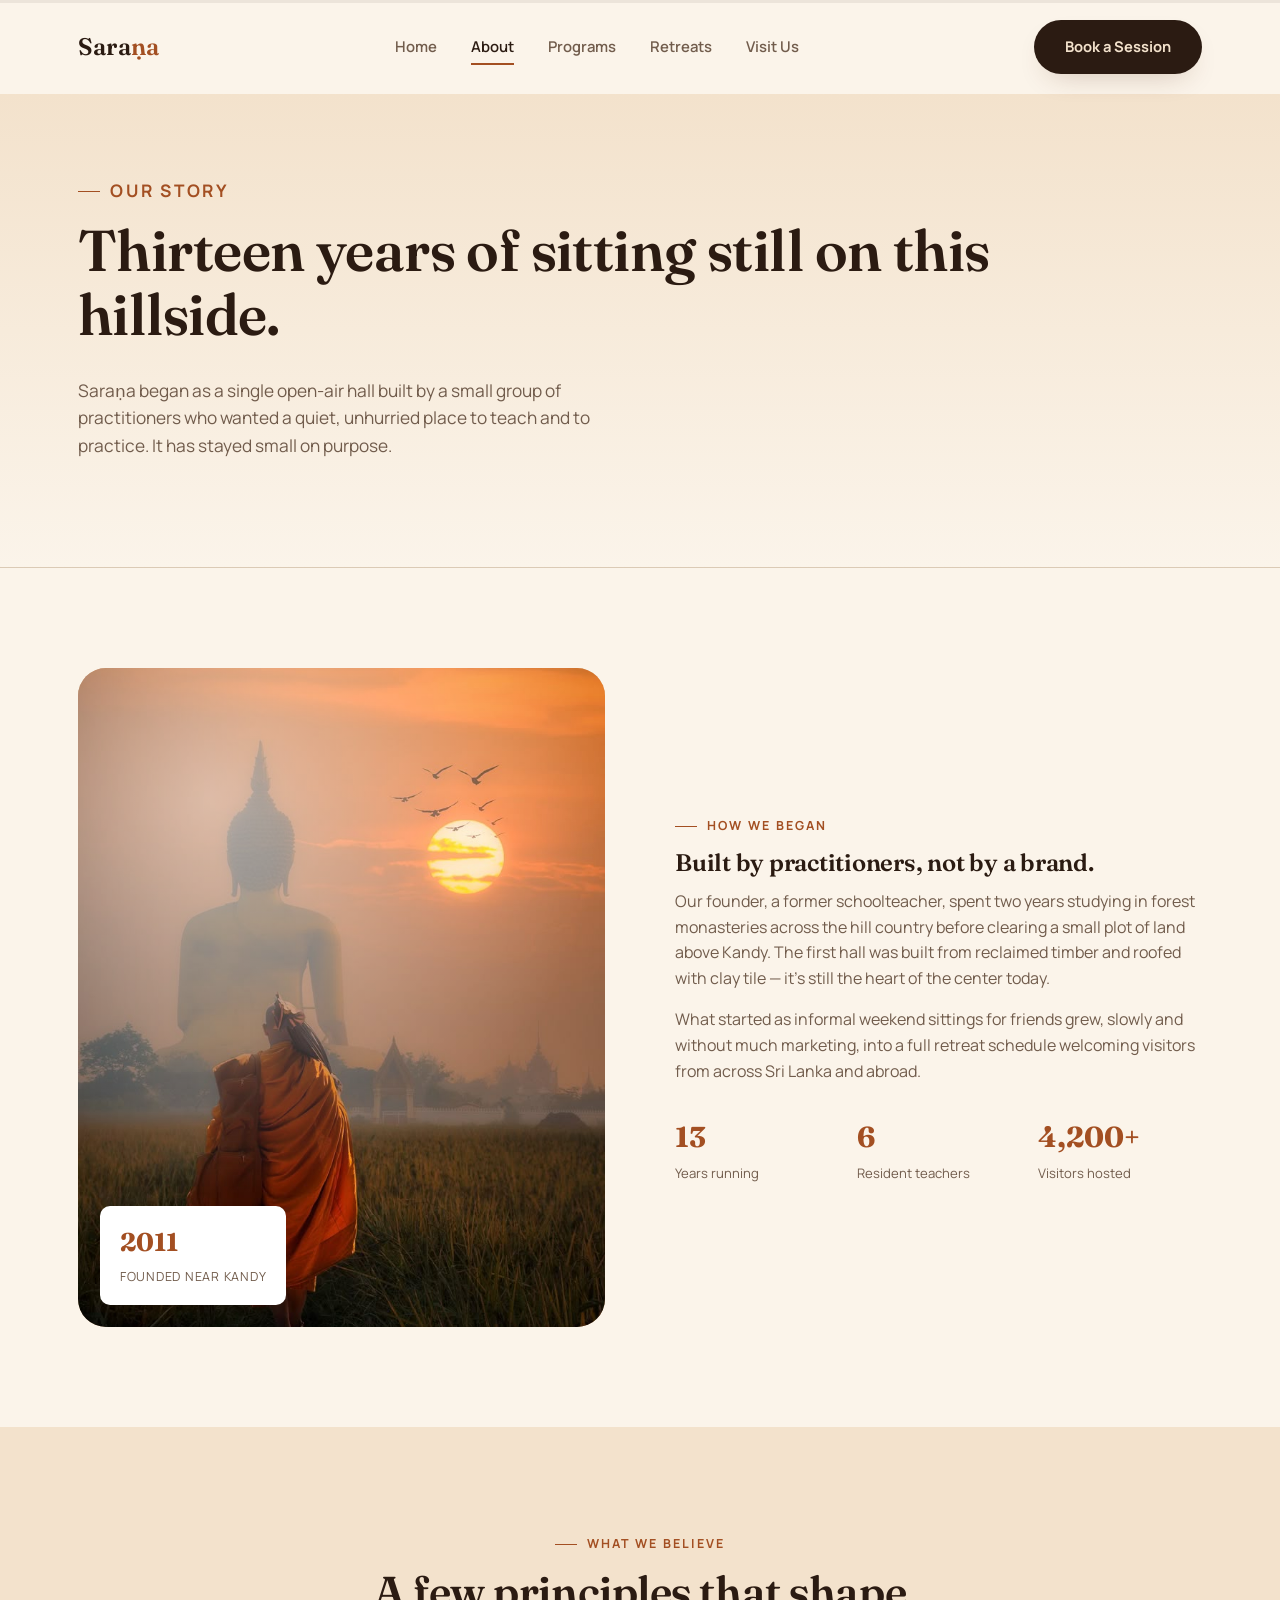
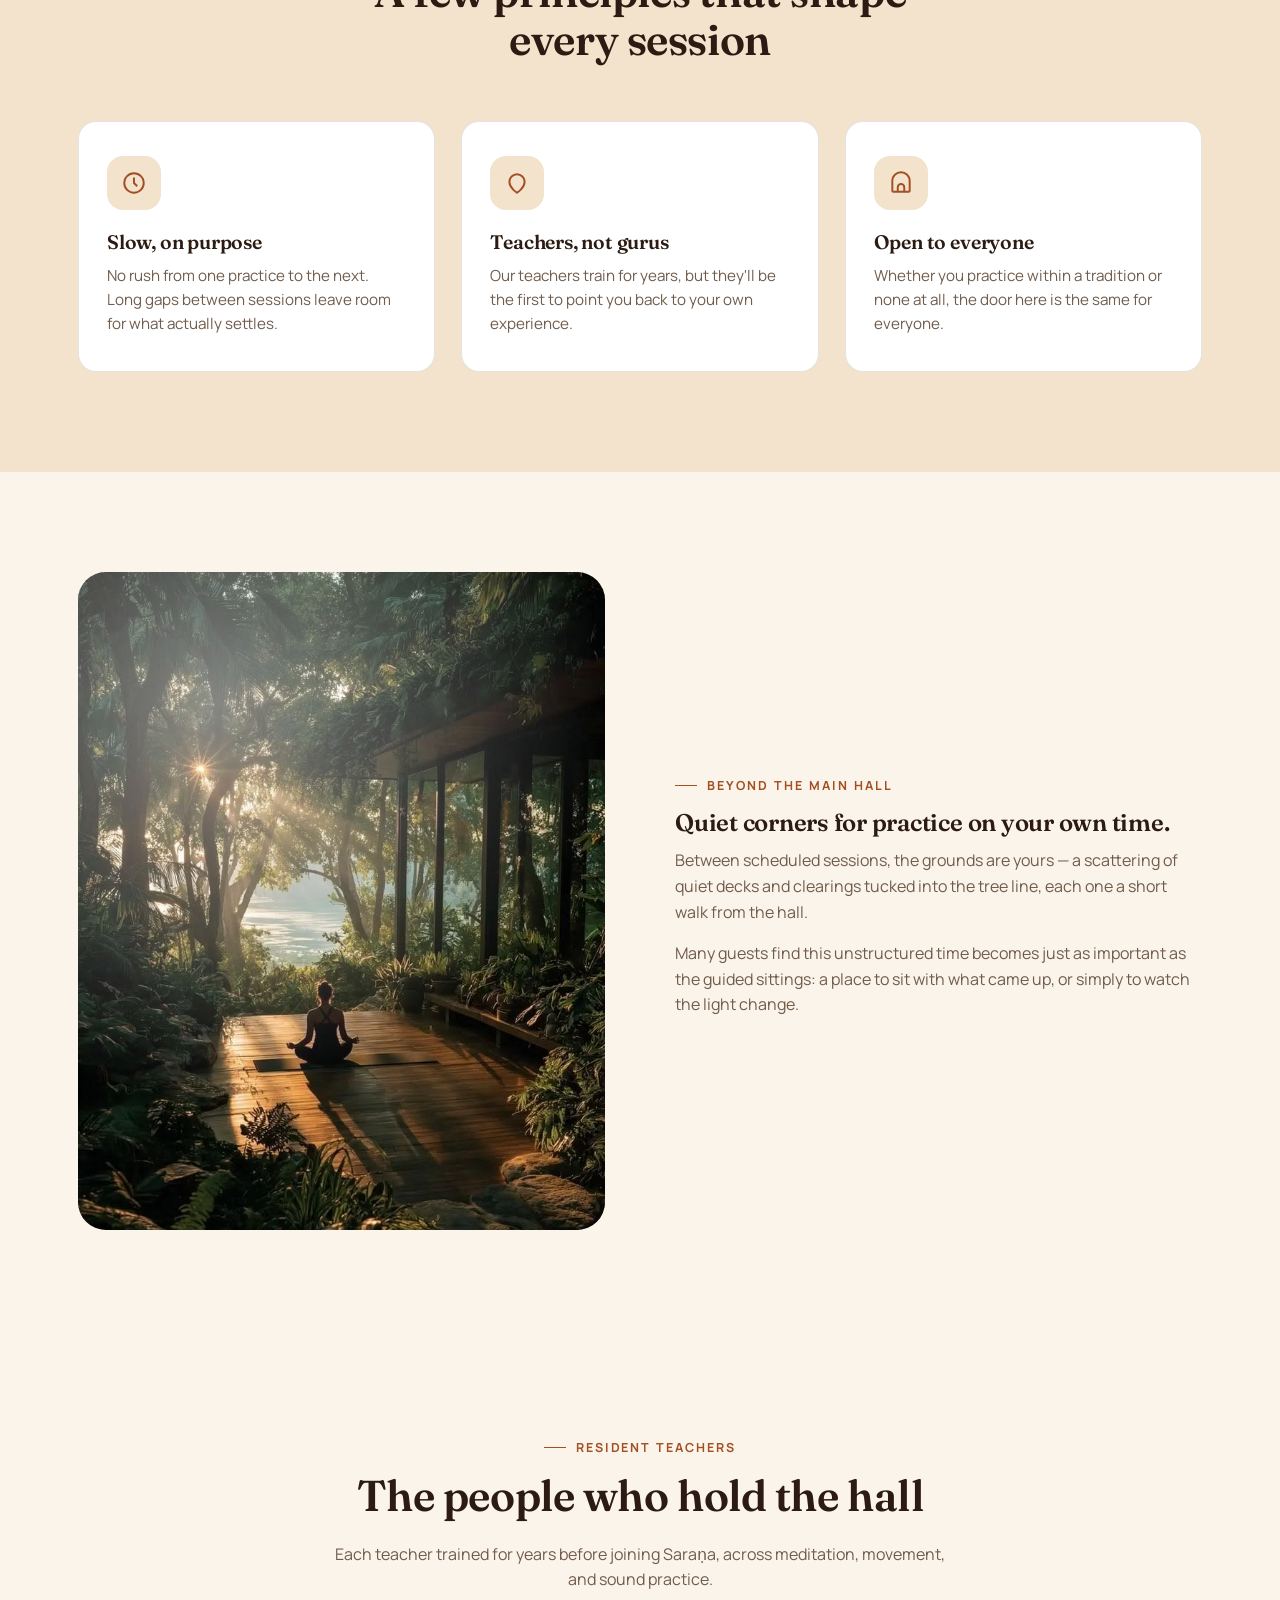
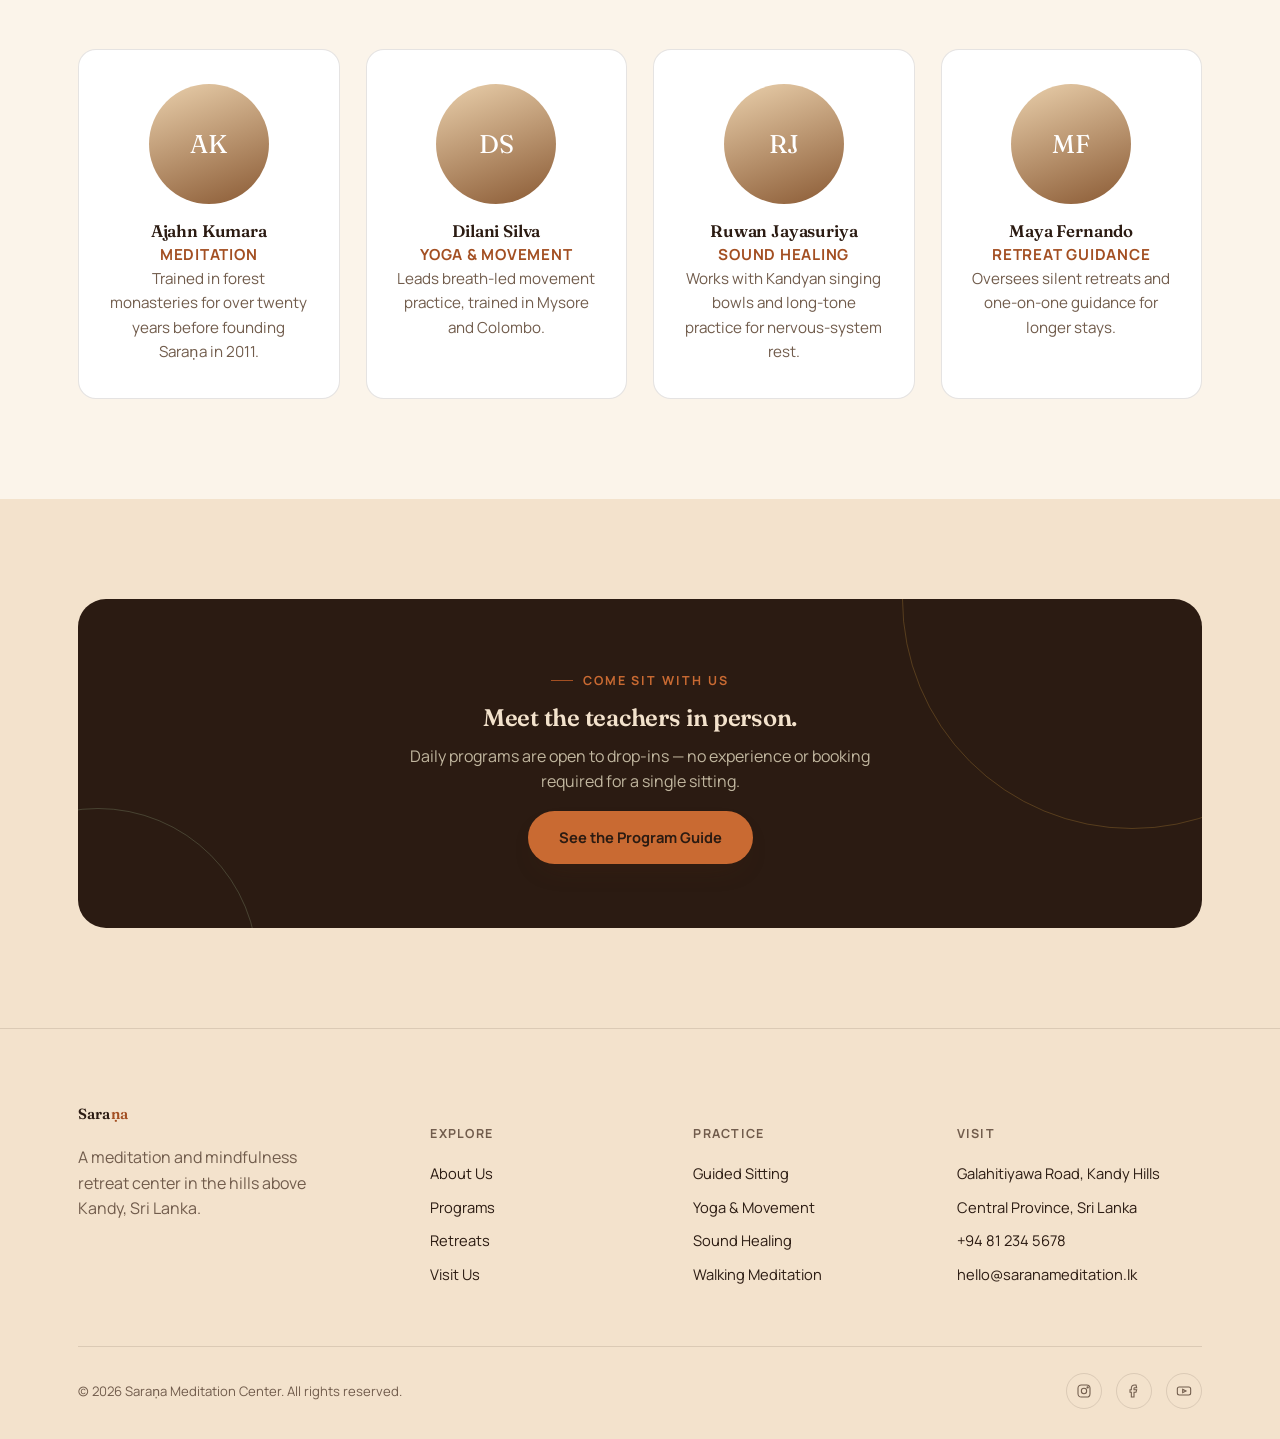
<file: about.html>
<!DOCTYPE html>
<html lang="en">
<head>
<meta charset="UTF-8">
<meta name="viewport" content="width=device-width, initial-scale=1.0">
<title>About — Saraṇa Meditation Center</title>
<meta name="description" content="The story, philosophy, and teachers behind Saraṇa, a meditation retreat center in the hills above Kandy, Sri Lanka.">
<link rel="preconnect" href="https://fonts.googleapis.com">
<link href="https://fonts.googleapis.com/css2?family=Fraunces:ital,wght@0,400;0,500;0,600;1,500&family=Manrope:wght@400;500;600;700;800&display=swap" rel="stylesheet">
<link rel="stylesheet" href="style.css">
</head>
<body>

<div id="preloader" aria-hidden="true">
  <div class="preloader-mark">
    <div class="preloader-ring"></div>
    <div class="preloader-bud"></div>
  </div>
  <span class="preloader-word">Sara<b>ṇa</b></span>
</div>
<div class="cursor-dot" id="cursorDot" aria-hidden="true"></div>

<header class="site-header">
  <div class="container nav-wrap">
    <a href="index.html" class="logo">Sara<span>ṇa</span></a>
    <nav class="nav-links">
      <a href="index.html">Home</a>
      <a href="about.html">About</a>
      <a href="services.html">Programs</a>
      <a href="retreats.html">Retreats</a>
      <a href="contact.html">Visit Us</a>
    </nav>
    <a href="contact.html" class="btn btn-primary nav-cta">Book a Session</a>
    <button class="nav-toggle" aria-label="Toggle menu"><span></span></button>
  </div>
</header>

<main>

  <section class="page-hero">
    <div class="container">
      <p class="eyebrow">Our Story</p>
      <h1 data-edit-key="about_h1">Thirteen years of sitting still on this hillside.</h1>
      <p>Saraṇa began as a single open-air hall built by a small group of practitioners who wanted a quiet, unhurried place to teach and to practice. It has stayed small on purpose.</p>
    </div>
  </section>

  <section>
    <div class="container split">
      <div class="art-panel reveal">
        <img src="images/monk-walking-dhutanga.jpeg" alt="A monk on dhutanga walking through a misty rice field at sunset, with a large Buddha statue silhouette in the background" loading="lazy">
        <div class="stat-chip"><strong>2011</strong><span>Founded near Kandy</span></div>
      </div>
      <div class="reveal">
        <p class="eyebrow">How We Began</p>
        <h2 data-edit-key="about_h2_intro">Built by practitioners, not by a brand.</h2>
        <p>Our founder, a former schoolteacher, spent two years studying in forest monasteries across the hill country before clearing a small plot of land above Kandy. The first hall was built from reclaimed timber and roofed with clay tile — it's still the heart of the center today.</p>
        <p>What started as informal weekend sittings for friends grew, slowly and without much marketing, into a full retreat schedule welcoming visitors from across Sri Lanka and abroad.</p>
        <div class="grid grid-3" style="margin-top:30px;gap:18px;">
          <div><strong style="font-family:var(--font-display);font-size:1.8rem;color:var(--gold-deep);display:block;">13</strong><span class="small-note">Years running</span></div>
          <div><strong style="font-family:var(--font-display);font-size:1.8rem;color:var(--gold-deep);display:block;">6</strong><span class="small-note">Resident teachers</span></div>
          <div><strong style="font-family:var(--font-display);font-size:1.8rem;color:var(--gold-deep);display:block;">4,200+</strong><span class="small-note">Visitors hosted</span></div>
        </div>
      </div>
    </div>
  </section>

  <section class="section-alt">
    <div class="container">
      <div class="section-head">
        <p class="eyebrow">What We Believe</p>
        <h2>A few principles that shape every session</h2>
      </div>
      <div class="grid grid-3 reveal-stagger">
        <div class="card reveal r-item">
          <div class="card-icon"><svg viewBox="0 0 24 24" fill="none" stroke="currentColor" stroke-width="1.8"><circle cx="12" cy="12" r="9"/><path d="M12 7v5l3 3"/></svg></div>
          <h3>Slow, on purpose</h3>
          <p>No rush from one practice to the next. Long gaps between sessions leave room for what actually settles.</p>
        </div>
        <div class="card reveal r-item">
          <div class="card-icon"><svg viewBox="0 0 24 24" fill="none" stroke="currentColor" stroke-width="1.8"><path d="M12 21s-7-4.5-7-10a7 7 0 0 1 14 0c0 5.5-7 10-7 10z"/></svg></div>
          <h3>Teachers, not gurus</h3>
          <p>Our teachers train for years, but they'll be the first to point you back to your own experience.</p>
        </div>
        <div class="card reveal r-item">
          <div class="card-icon"><svg viewBox="0 0 24 24" fill="none" stroke="currentColor" stroke-width="1.8"><path d="M4 20V10a8 8 0 0 1 16 0v10M4 20h16M9 20v-4a3 3 0 0 1 6 0v4"/></svg></div>
          <h3>Open to everyone</h3>
          <p>Whether you practice within a tradition or none at all, the door here is the same for everyone.</p>
        </div>
      </div>
    </div>
  </section>

  <section class="split-reverse">
    <div class="container split">
      <div class="art-panel reveal">
        <img src="images/jungle-deck-sunrise-meditation.jpeg" alt="A woman meditating alone on a wooden deck in a sunlit forest clearing at sunrise" loading="lazy">
      </div>
      <div class="reveal">
        <p class="eyebrow">Beyond the Main Hall</p>
        <h2>Quiet corners for practice on your own time.</h2>
        <p>Between scheduled sessions, the grounds are yours — a scattering of quiet decks and clearings tucked into the tree line, each one a short walk from the hall.</p>
        <p>Many guests find this unstructured time becomes just as important as the guided sittings: a place to sit with what came up, or simply to watch the light change.</p>
      </div>
    </div>
  </section>

  <section>
    <div class="container">
      <div class="section-head">
        <p class="eyebrow">Resident Teachers</p>
        <h2>The people who hold the hall</h2>
        <p>Each teacher trained for years before joining Saraṇa, across meditation, movement, and sound practice.</p>
      </div>
      <div class="grid grid-4 reveal-stagger">
        <div class="card team-card reveal r-item">
          <div class="team-photo">AK</div>
          <h3>Ajahn Kumara</h3>
          <p class="team-role">Meditation</p>
          <p>Trained in forest monasteries for over twenty years before founding Saraṇa in 2011.</p>
        </div>
        <div class="card team-card reveal r-item">
          <div class="team-photo">DS</div>
          <h3>Dilani Silva</h3>
          <p class="team-role">Yoga & Movement</p>
          <p>Leads breath-led movement practice, trained in Mysore and Colombo.</p>
        </div>
        <div class="card team-card reveal r-item">
          <div class="team-photo">RJ</div>
          <h3>Ruwan Jayasuriya</h3>
          <p class="team-role">Sound Healing</p>
          <p>Works with Kandyan singing bowls and long-tone practice for nervous-system rest.</p>
        </div>
        <div class="card team-card reveal r-item">
          <div class="team-photo">MF</div>
          <h3>Maya Fernando</h3>
          <p class="team-role">Retreat Guidance</p>
          <p>Oversees silent retreats and one-on-one guidance for longer stays.</p>
        </div>
      </div>
    </div>
  </section>

  <section class="section-alt">
    <div class="container">
      <div class="cta-band reveal">
        <div class="cta-ring"></div>
        <div class="cta-ring two"></div>
        <p class="eyebrow" style="justify-content:center;color:var(--gold)">Come Sit With Us</p>
        <h2>Meet the teachers in person.</h2>
        <p>Daily programs are open to drop-ins — no experience or booking required for a single sitting.</p>
        <a href="services.html" class="btn btn-primary">See the Program Guide</a>
      </div>
    </div>
  </section>

</main>

<footer class="site-footer">
  <div class="container">
    <div class="footer-grid">
      <div>
        <a href="index.html" class="logo">Sara<span>ṇa</span></a>
        <p class="mt-40" style="margin-top:18px;max-width:260px;">A meditation and mindfulness retreat center in the hills above Kandy, Sri Lanka.</p>
      </div>
      <div>
        <h5>Explore</h5>
        <a href="about.html">About Us</a>
        <a href="services.html">Programs</a>
        <a href="retreats.html">Retreats</a>
        <a href="contact.html">Visit Us</a>
      </div>
      <div>
        <h5>Practice</h5>
        <a href="services.html">Guided Sitting</a>
        <a href="services.html">Yoga & Movement</a>
        <a href="services.html">Sound Healing</a>
        <a href="services.html">Walking Meditation</a>
      </div>
      <div>
        <h5>Visit</h5>
        <li>Galahitiyawa Road, Kandy Hills</li>
        <li>Central Province, Sri Lanka</li>
        <li>+94 81 234 5678</li>
        <li>hello@saranameditation.lk</li>
      </div>
    </div>
    <div class="footer-bottom">
      <span>© <span id="year"></span> Saraṇa Meditation Center. All rights reserved.</span>
      <div class="footer-social">
        <a href="#" aria-label="Instagram"><svg viewBox="0 0 24 24" fill="none" stroke="currentColor" stroke-width="1.6"><rect x="3" y="3" width="18" height="18" rx="5"/><circle cx="12" cy="12" r="4"/><circle cx="17.5" cy="6.5" r="1"/></svg></a>
        <a href="#" aria-label="Facebook"><svg viewBox="0 0 24 24" fill="none" stroke="currentColor" stroke-width="1.6"><path d="M15 3h-2a5 5 0 0 0-5 5v2H6v4h2v7h4v-7h3l1-4h-4V8a1 1 0 0 1 1-1h3z"/></svg></a>
        <a href="#" aria-label="YouTube"><svg viewBox="0 0 24 24" fill="none" stroke="currentColor" stroke-width="1.6"><rect x="2" y="6" width="20" height="12" rx="3"/><path d="M10 9.5l5 2.5-5 2.5z"/></svg></a>
      </div>
    </div>
  </div>
</footer>

<script src="script.js"></script>

</body>
</html>
</file>
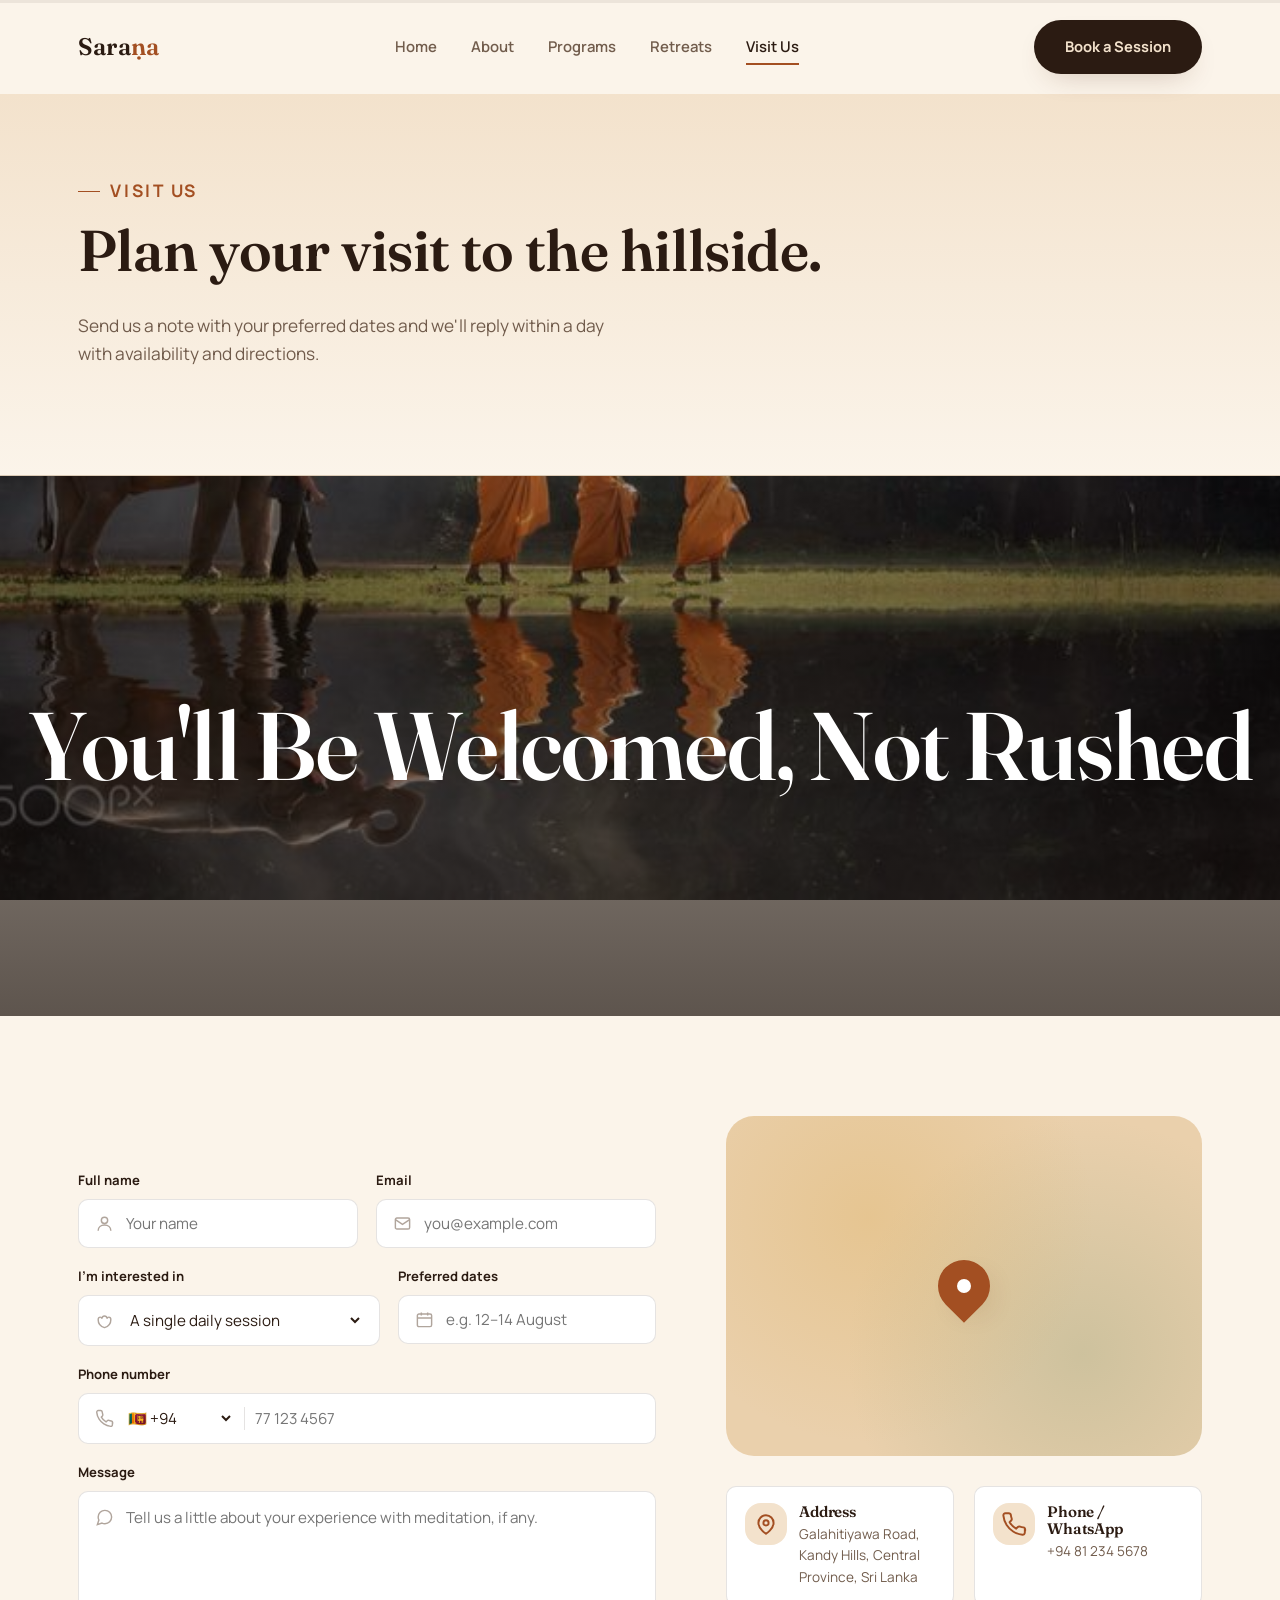
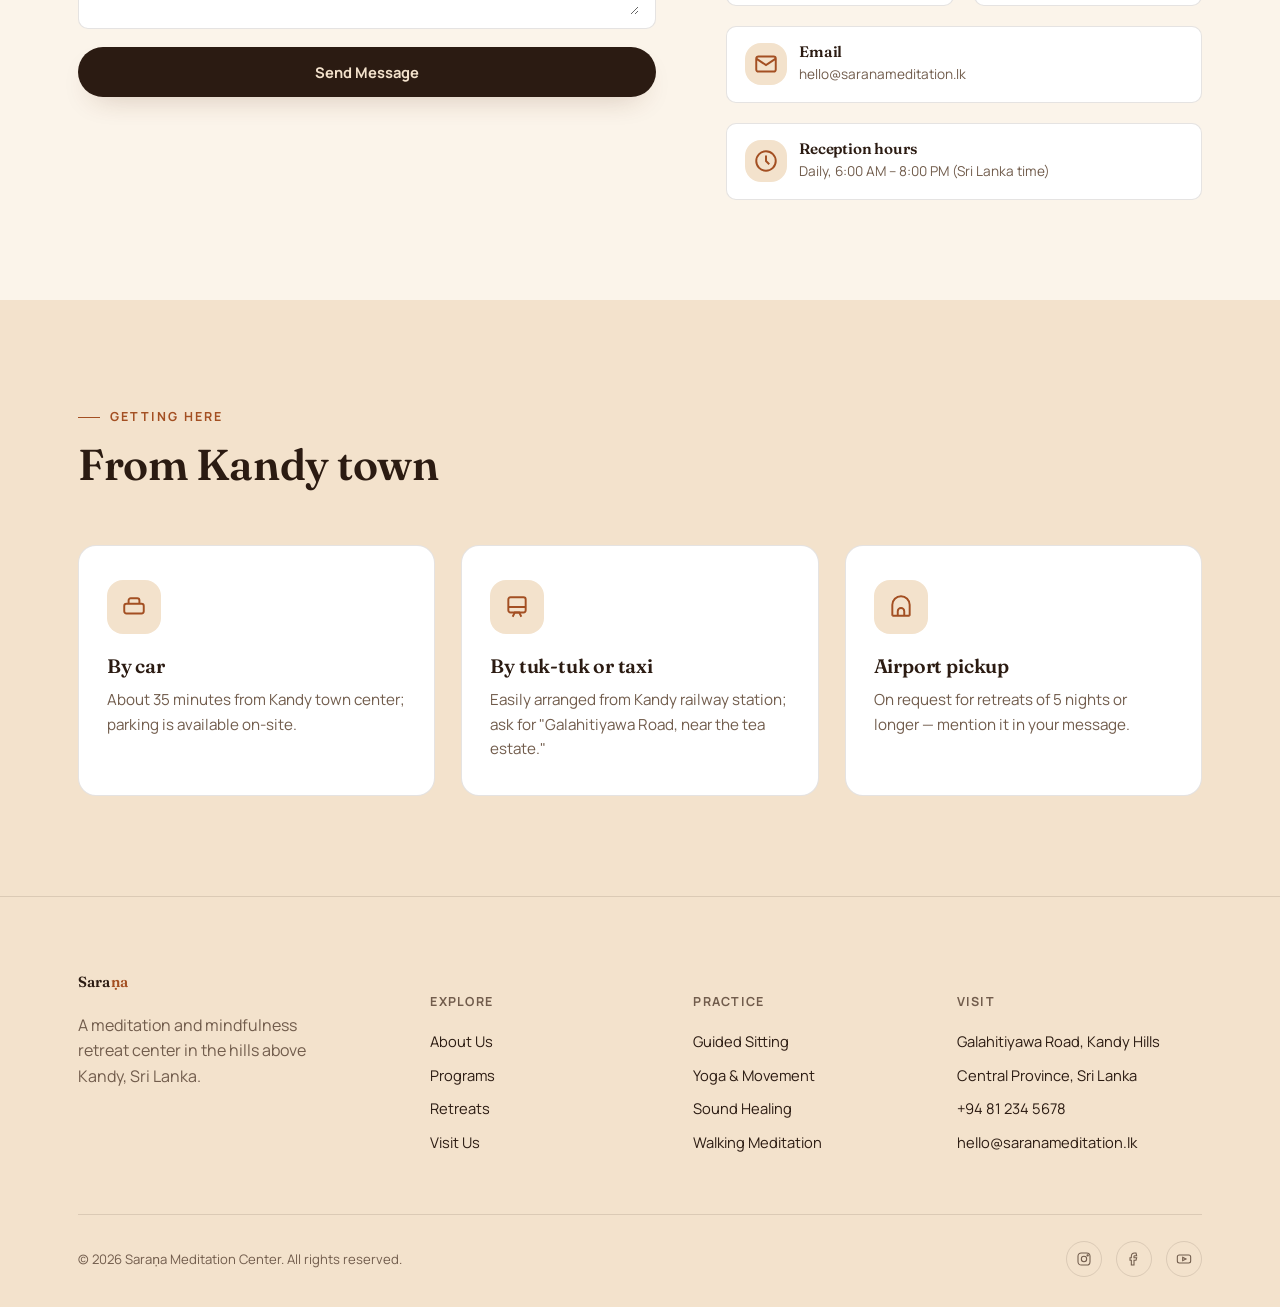
<file: contact.html>
<!DOCTYPE html>
<html lang="en">
<head>
<meta charset="UTF-8">
<meta name="viewport" content="width=device-width, initial-scale=1.0">
<title>Visit Us — Saraṇa Meditation Center</title>
<meta name="description" content="Plan your visit, book a session, or ask a question — get in touch with Saraṇa Meditation Center in Kandy, Sri Lanka.">
<link rel="preconnect" href="https://fonts.googleapis.com">
<link href="https://fonts.googleapis.com/css2?family=Fraunces:ital,wght@0,400;0,500;0,600;1,500&family=Manrope:wght@400;500;600;700;800&display=swap" rel="stylesheet">
<link rel="stylesheet" href="style.css">
</head>
<body>

<div id="preloader" aria-hidden="true">
  <div class="preloader-mark">
    <div class="preloader-ring"></div>
    <div class="preloader-bud"></div>
  </div>
  <span class="preloader-word">Sara<b>ṇa</b></span>
</div>
<div class="cursor-dot" id="cursorDot" aria-hidden="true"></div>

<header class="site-header">
  <div class="container nav-wrap">
    <a href="index.html" class="logo">Sara<span>ṇa</span></a>
    <nav class="nav-links">
      <a href="index.html">Home</a>
      <a href="about.html">About</a>
      <a href="services.html">Programs</a>
      <a href="retreats.html">Retreats</a>
      <a href="contact.html">Visit Us</a>
    </nav>
    <a href="contact.html" class="btn btn-primary nav-cta">Book a Session</a>
    <button class="nav-toggle" aria-label="Toggle menu"><span></span></button>
  </div>
</header>

<main>

  <section class="page-hero">
    <div class="container">
      <p class="eyebrow">Visit Us</p>
      <h1 data-edit-key="contact_h1">Plan your visit to the hillside.</h1>
      <p>Send us a note with your preferred dates and we'll reply within a day with availability and directions.</p>
    </div>
  </section>

  <!-- ============ PHOTO BAND ============ -->
  <section class="photo-band" style="background-image:url('images/download (1).jpeg')">
    <div class="photo-band-scrim"></div>
    <h2 data-edit-key="contact_h2_intro">You'll Be Welcomed, Not Rushed</h2>
  </section>

  <section>
    <div class="container split">

      <div class="reveal">
        <form id="contact-form" class="form-grid">
          <div class="row-2">
            <div class="field">
              <label for="name">Full name</label>
              <div class="field-input-wrap">
                <svg class="field-icon" viewBox="0 0 24 24" fill="none" stroke="currentColor" stroke-width="1.8"><circle cx="12" cy="8" r="4"/><path d="M4 21c0-4.4 3.6-7 8-7s8 2.6 8 7"/></svg>
                <input id="name" name="name" type="text" placeholder="Your name" required>
              </div>
            </div>
            <div class="field">
              <label for="email">Email</label>
              <div class="field-input-wrap">
                <svg class="field-icon" viewBox="0 0 24 24" fill="none" stroke="currentColor" stroke-width="1.8"><rect x="3" y="5" width="18" height="14" rx="2"/><path d="M3 7l9 6 9-6"/></svg>
                <input id="email" name="email" type="email" placeholder="you@example.com" required>
              </div>
            </div>
          </div>
          <div class="row-2">
            <div class="field">
              <label for="program">I'm interested in</label>
              <div class="field-input-wrap">
                <svg class="field-icon" viewBox="0 0 24 24" fill="none" stroke="currentColor" stroke-width="1.8"><path d="M12 21c-5-1.5-8-5.5-8-10 0-2 1.3-3.3 2.6-3.3 1 0 1.8.8 2 1.8.4-1.9 1.9-3.2 3.4-3.2s3 1.3 3.4 3.2c.2-1 1-1.8 2-1.8C18.7 7.7 20 9 20 11c0 4.5-3 8.5-8 10z"/></svg>
                <select id="program" name="program">
                  <option>A single daily session</option>
                  <option>Reset Weekend retreat</option>
                  <option>Deep Stillness Retreat (5 days)</option>
                  <option>Long Silent Retreat (10 days)</option>
                  <option>Corporate mindfulness</option>
                </select>
              </div>
            </div>
            <div class="field">
              <label for="dates">Preferred dates</label>
              <div class="field-input-wrap">
                <svg class="field-icon" viewBox="0 0 24 24" fill="none" stroke="currentColor" stroke-width="1.8"><rect x="3" y="5" width="18" height="16" rx="2"/><path d="M8 3v4M16 3v4M3 10h18"/></svg>
                <input id="dates" name="dates" type="text" placeholder="e.g. 12–14 August">
              </div>
            </div>
          </div>
          <div class="field">
            <label for="phone">Phone number</label>
            <div class="field-input-wrap phone-input-wrap">
              <svg class="field-icon" viewBox="0 0 24 24" fill="none" stroke="currentColor" stroke-width="1.8"><path d="M22 16.9v3a2 2 0 0 1-2.2 2 19.8 19.8 0 0 1-8.6-3 19.5 19.5 0 0 1-6-6 19.8 19.8 0 0 1-3-8.7A2 2 0 0 1 4.1 2h3a2 2 0 0 1 2 1.7c.1 1 .3 2 .7 3a2 2 0 0 1-.4 2.1L8 10.3a16 16 0 0 0 6 6l1.5-1.5a2 2 0 0 1 2.1-.4c1 .4 2 .6 3 .7a2 2 0 0 1 1.7 2z"/></svg>
              <select id="country-code" name="country_code" class="country-code-select" aria-label="Country code">
                <option value="+94" selected>🇱🇰 +94</option>
                <option value="+1">🇺🇸 +1</option>
                <option value="+44">🇬🇧 +44</option>
                <option value="+61">🇦🇺 +61</option>
                <option value="+91">🇮🇳 +91</option>
                <option value="+92">🇵🇰 +92</option>
                <option value="+880">🇧🇩 +880</option>
                <option value="+65">🇸🇬 +65</option>
                <option value="+60">🇲🇾 +60</option>
                <option value="+66">🇹🇭 +66</option>
                <option value="+63">🇵🇭 +63</option>
                <option value="+62">🇮🇩 +62</option>
                <option value="+81">🇯🇵 +81</option>
                <option value="+82">🇰🇷 +82</option>
                <option value="+86">🇨🇳 +86</option>
                <option value="+971">🇦🇪 +971</option>
                <option value="+966">🇸🇦 +966</option>
                <option value="+974">🇶🇦 +974</option>
                <option value="+49">🇩🇪 +49</option>
                <option value="+33">🇫🇷 +33</option>
                <option value="+39">🇮🇹 +39</option>
                <option value="+34">🇪🇸 +34</option>
                <option value="+31">🇳🇱 +31</option>
                <option value="+41">🇨🇭 +41</option>
                <option value="+46">🇸🇪 +46</option>
                <option value="+47">🇳🇴 +47</option>
                <option value="+64">🇳🇿 +64</option>
                <option value="+27">🇿🇦 +27</option>
                <option value="+55">🇧🇷 +55</option>
              </select>
              <span class="phone-divider" aria-hidden="true"></span>
              <input id="phone" name="phone" type="tel" placeholder="77 123 4567" inputmode="tel" pattern="[0-9 ()+-]{6,20}">
            </div>
          </div>
          <div class="field">
            <label for="message">Message</label>
            <div class="field-input-wrap field-input-wrap-area">
              <svg class="field-icon" viewBox="0 0 24 24" fill="none" stroke="currentColor" stroke-width="1.8"><path d="M21 11.5a8.4 8.4 0 0 1-8.4 8.4 8.3 8.3 0 0 1-3.8-.9L3 21l1.9-5.8a8.3 8.3 0 0 1-.9-3.8A8.4 8.4 0 0 1 12.5 3a8.4 8.4 0 0 1 8.5 8.5z"/></svg>
              <textarea id="message" name="message" placeholder="Tell us a little about your experience with meditation, if any."></textarea>
            </div>
          </div>
          <button type="submit" class="btn btn-primary btn-submit">
            <span class="btn-submit-label">Send Message</span>
            <svg class="btn-check" viewBox="0 0 24 24" fill="none" stroke="currentColor" stroke-width="2.4" stroke-linecap="round" stroke-linejoin="round"><path d="M4 12.5l5 5L20 6"/></svg>
          </button>
          <p class="form-status" id="form-status" role="status" aria-live="polite"></p>
        </form>
      </div>

      <div class="reveal">
        <div class="map-panel">
          <div class="map-ping"></div>
          <div class="map-ping map-ping-two"></div>
          <div class="map-pin"></div>
        </div>
        <div class="info-strip reveal-stagger">
          <div class="info-chip reveal r-item">
            <div class="card-icon"><svg viewBox="0 0 24 24" fill="none" stroke="currentColor" stroke-width="1.8"><path d="M12 21s-7-4.5-7-10a7 7 0 0 1 14 0c0 5.5-7 10-7 10z"/><circle cx="12" cy="11" r="2.4"/></svg></div>
            <div><h4>Address</h4><p>Galahitiyawa Road, Kandy Hills, Central Province, Sri Lanka</p></div>
          </div>
          <div class="info-chip reveal r-item">
            <div class="card-icon"><svg viewBox="0 0 24 24" fill="none" stroke="currentColor" stroke-width="1.8"><path d="M22 16.9v3a2 2 0 0 1-2.2 2 19.8 19.8 0 0 1-8.6-3 19.5 19.5 0 0 1-6-6 19.8 19.8 0 0 1-3-8.7A2 2 0 0 1 4.1 2h3a2 2 0 0 1 2 1.7c.1 1 .3 2 .7 3a2 2 0 0 1-.4 2.1L8 10.3a16 16 0 0 0 6 6l1.5-1.5a2 2 0 0 1 2.1-.4c1 .4 2 .6 3 .7a2 2 0 0 1 1.7 2z"/></svg></div>
            <div><h4>Phone / WhatsApp</h4><p>+94 81 234 5678</p></div>
          </div>
          <div class="info-chip reveal r-item">
            <div class="card-icon"><svg viewBox="0 0 24 24" fill="none" stroke="currentColor" stroke-width="1.8"><rect x="3" y="5" width="18" height="14" rx="2"/><path d="M3 7l9 6 9-6"/></svg></div>
            <div><h4>Email</h4><p>hello@saranameditation.lk</p></div>
          </div>
          <div class="info-chip reveal r-item">
            <div class="card-icon"><svg viewBox="0 0 24 24" fill="none" stroke="currentColor" stroke-width="1.8"><circle cx="12" cy="12" r="9"/><path d="M12 7v5l3 3"/></svg></div>
            <div><h4>Reception hours</h4><p>Daily, 6:00 AM – 8:00 PM (Sri Lanka time)</p></div>
          </div>
        </div>
      </div>

    </div>
  </section>

  <section class="section-alt">
    <div class="container">
      <div class="section-head left">
        <p class="eyebrow">Getting Here</p>
        <h2>From Kandy town</h2>
      </div>
      <div class="grid grid-3 reveal-stagger">
        <div class="card reveal r-item">
          <div class="card-icon"><svg viewBox="0 0 24 24" fill="none" stroke="currentColor" stroke-width="1.8"><rect x="3" y="9" width="18" height="9" rx="2"/><path d="M7 9V6a2 2 0 0 1 2-2h6a2 2 0 0 1 2 2v3M7 15h.01M17 15h.01"/></svg></div>
          <h3>By car</h3>
          <p>About 35 minutes from Kandy town center; parking is available on-site.</p>
        </div>
        <div class="card reveal r-item">
          <div class="card-icon"><svg viewBox="0 0 24 24" fill="none" stroke="currentColor" stroke-width="1.8"><rect x="4" y="3" width="16" height="14" rx="2"/><path d="M4 12h16M8 21l2-4h4l2 4"/></svg></div>
          <h3>By tuk-tuk or taxi</h3>
          <p>Easily arranged from Kandy railway station; ask for "Galahitiyawa Road, near the tea estate."</p>
        </div>
        <div class="card reveal r-item">
          <div class="card-icon"><svg viewBox="0 0 24 24" fill="none" stroke="currentColor" stroke-width="1.8"><path d="M4 20V10a8 8 0 0 1 16 0v10M4 20h16M9 20v-4a3 3 0 0 1 6 0v4"/></svg></div>
          <h3>Airport pickup</h3>
          <p>On request for retreats of 5 nights or longer — mention it in your message.</p>
        </div>
      </div>
    </div>
  </section>

</main>

<footer class="site-footer">
  <div class="container">
    <div class="footer-grid">
      <div>
        <a href="index.html" class="logo">Sara<span>ṇa</span></a>
        <p class="mt-40" style="margin-top:18px;max-width:260px;">A meditation and mindfulness retreat center in the hills above Kandy, Sri Lanka.</p>
      </div>
      <div>
        <h5>Explore</h5>
        <a href="about.html">About Us</a>
        <a href="services.html">Programs</a>
        <a href="retreats.html">Retreats</a>
        <a href="contact.html">Visit Us</a>
      </div>
      <div>
        <h5>Practice</h5>
        <a href="services.html">Guided Sitting</a>
        <a href="services.html">Yoga & Movement</a>
        <a href="services.html">Sound Healing</a>
        <a href="services.html">Walking Meditation</a>
      </div>
      <div>
        <h5>Visit</h5>
        <li>Galahitiyawa Road, Kandy Hills</li>
        <li>Central Province, Sri Lanka</li>
        <li>+94 81 234 5678</li>
        <li>hello@saranameditation.lk</li>
      </div>
    </div>
    <div class="footer-bottom">
      <span>© <span id="year"></span> Saraṇa Meditation Center. All rights reserved.</span>
      <div class="footer-social">
        <a href="#" aria-label="Instagram"><svg viewBox="0 0 24 24" fill="none" stroke="currentColor" stroke-width="1.6"><rect x="3" y="3" width="18" height="18" rx="5"/><circle cx="12" cy="12" r="4"/><circle cx="17.5" cy="6.5" r="1"/></svg></a>
        <a href="#" aria-label="Facebook"><svg viewBox="0 0 24 24" fill="none" stroke="currentColor" stroke-width="1.6"><path d="M15 3h-2a5 5 0 0 0-5 5v2H6v4h2v7h4v-7h3l1-4h-4V8a1 1 0 0 1 1-1h3z"/></svg></a>
        <a href="#" aria-label="YouTube"><svg viewBox="0 0 24 24" fill="none" stroke="currentColor" stroke-width="1.6"><rect x="2" y="6" width="20" height="12" rx="3"/><path d="M10 9.5l5 2.5-5 2.5z"/></svg></a>
      </div>
    </div>
  </div>
</footer>

<script src="script.js"></script>
</body>
</html>
</file>
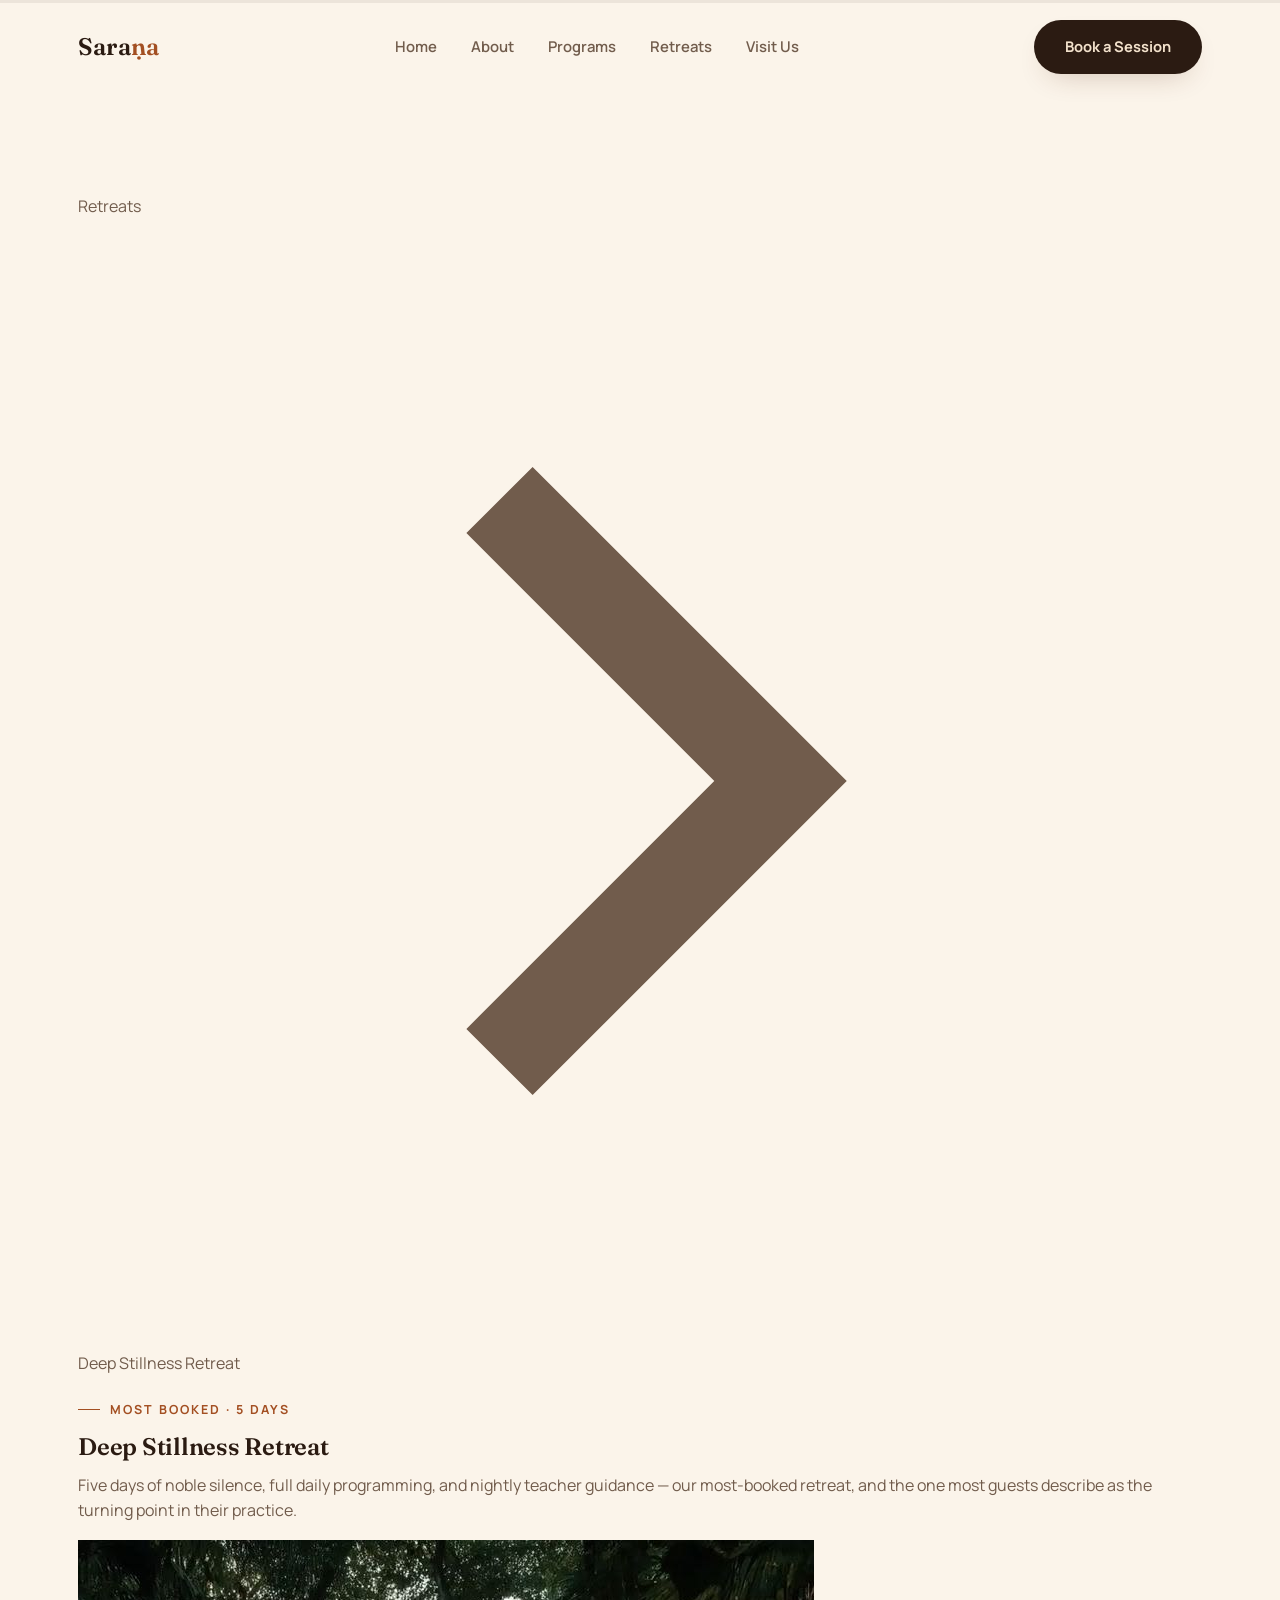
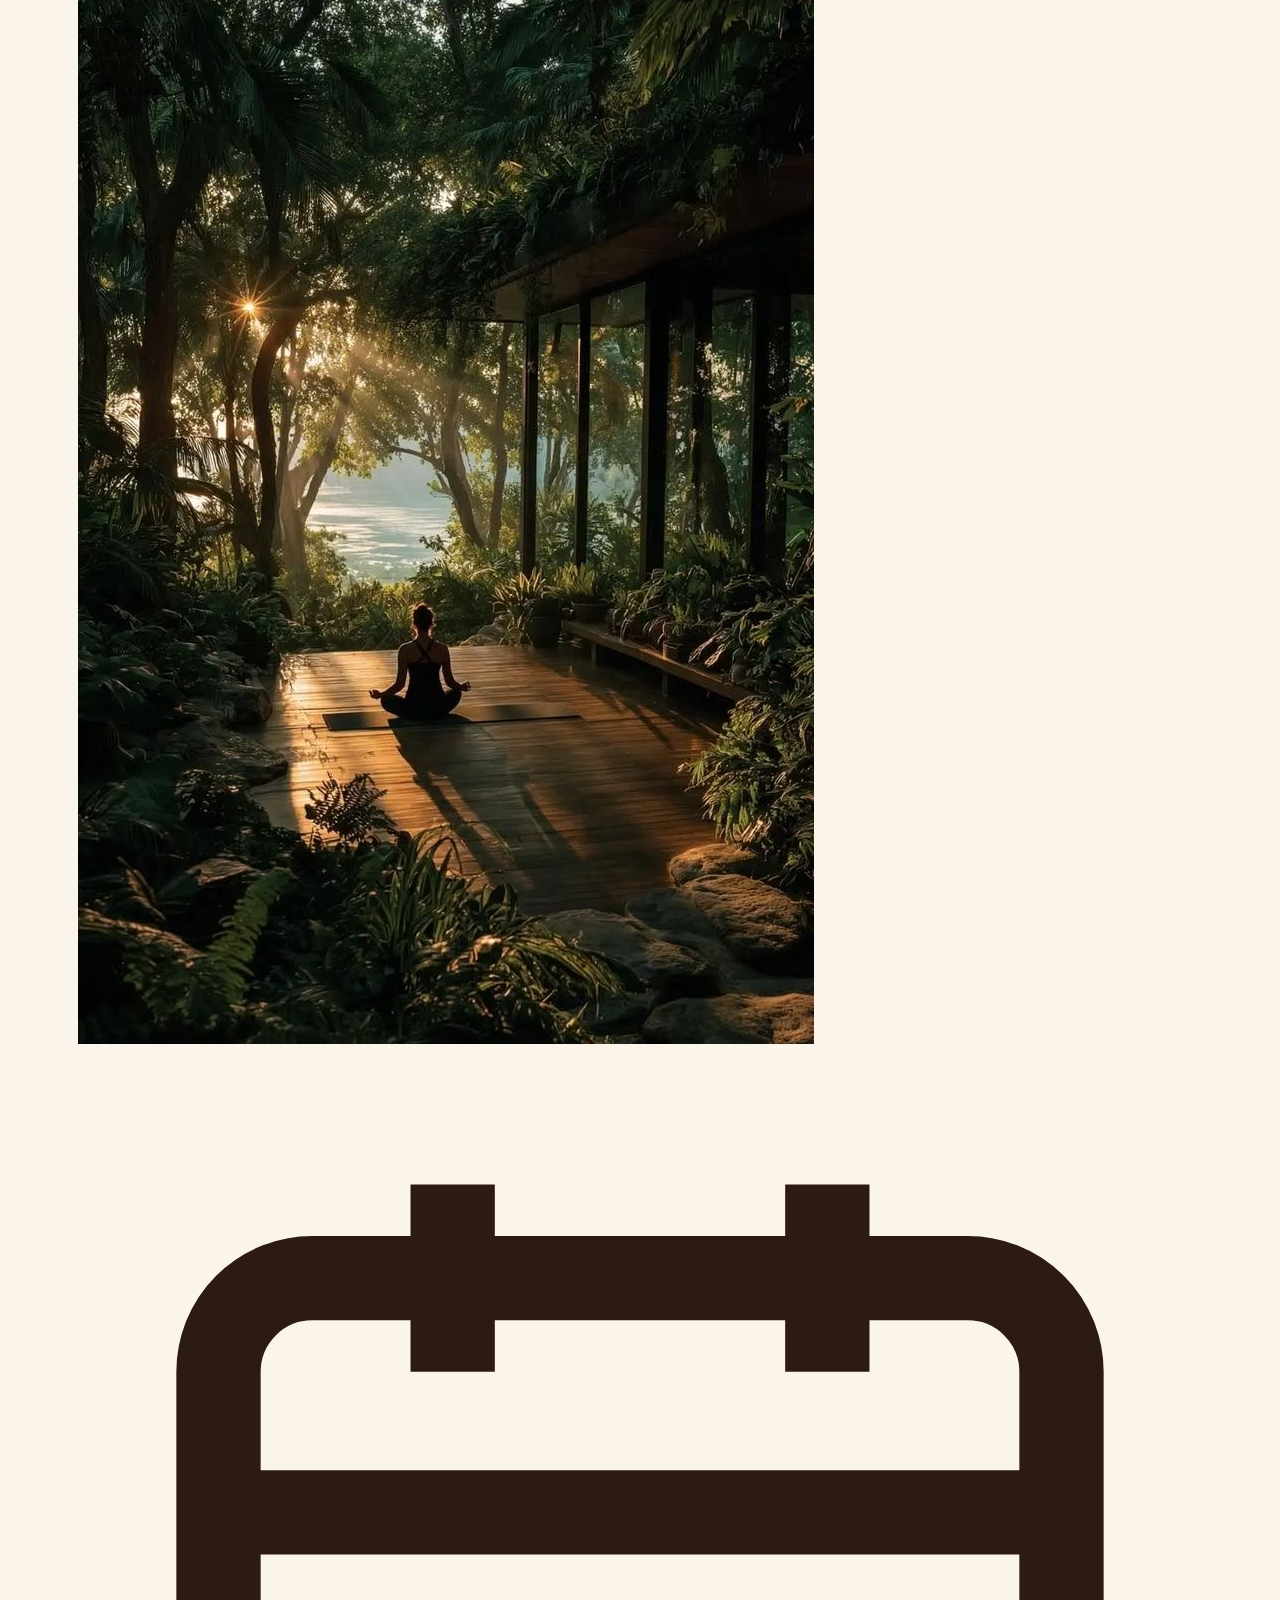
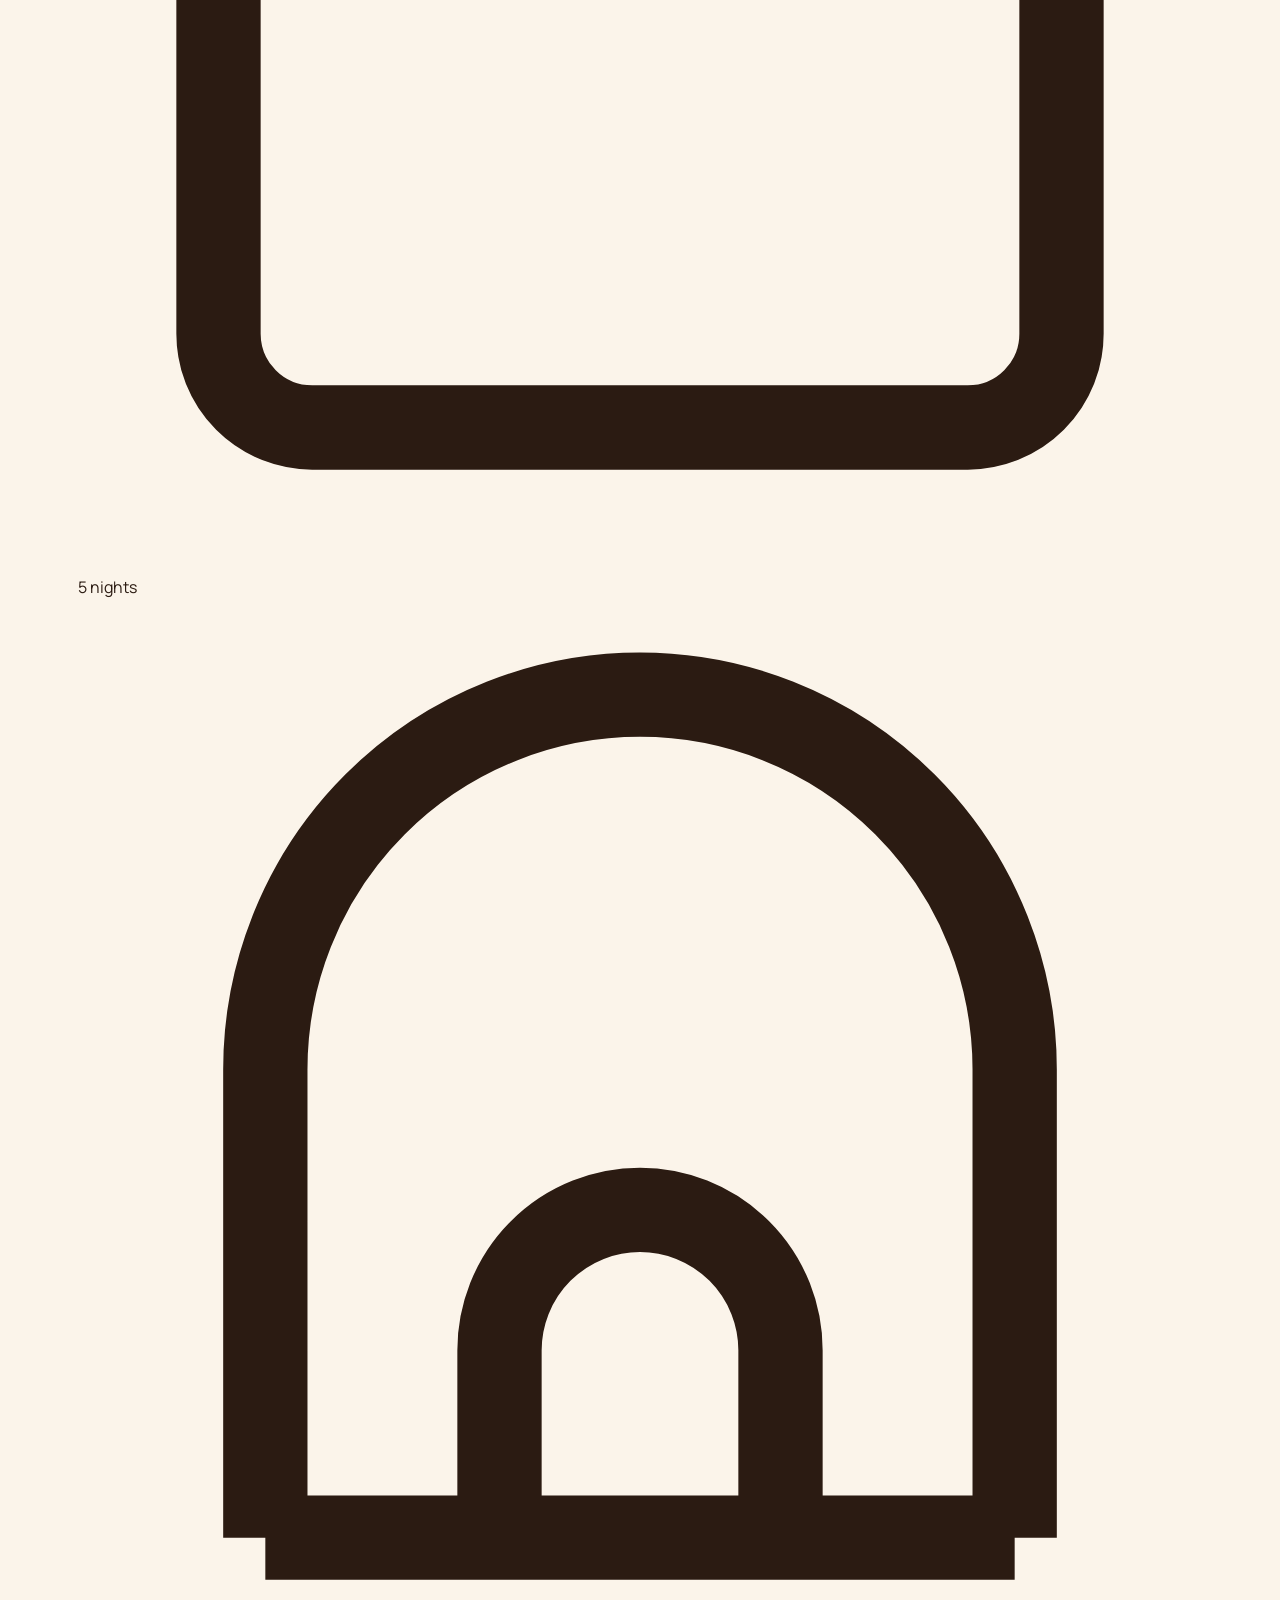
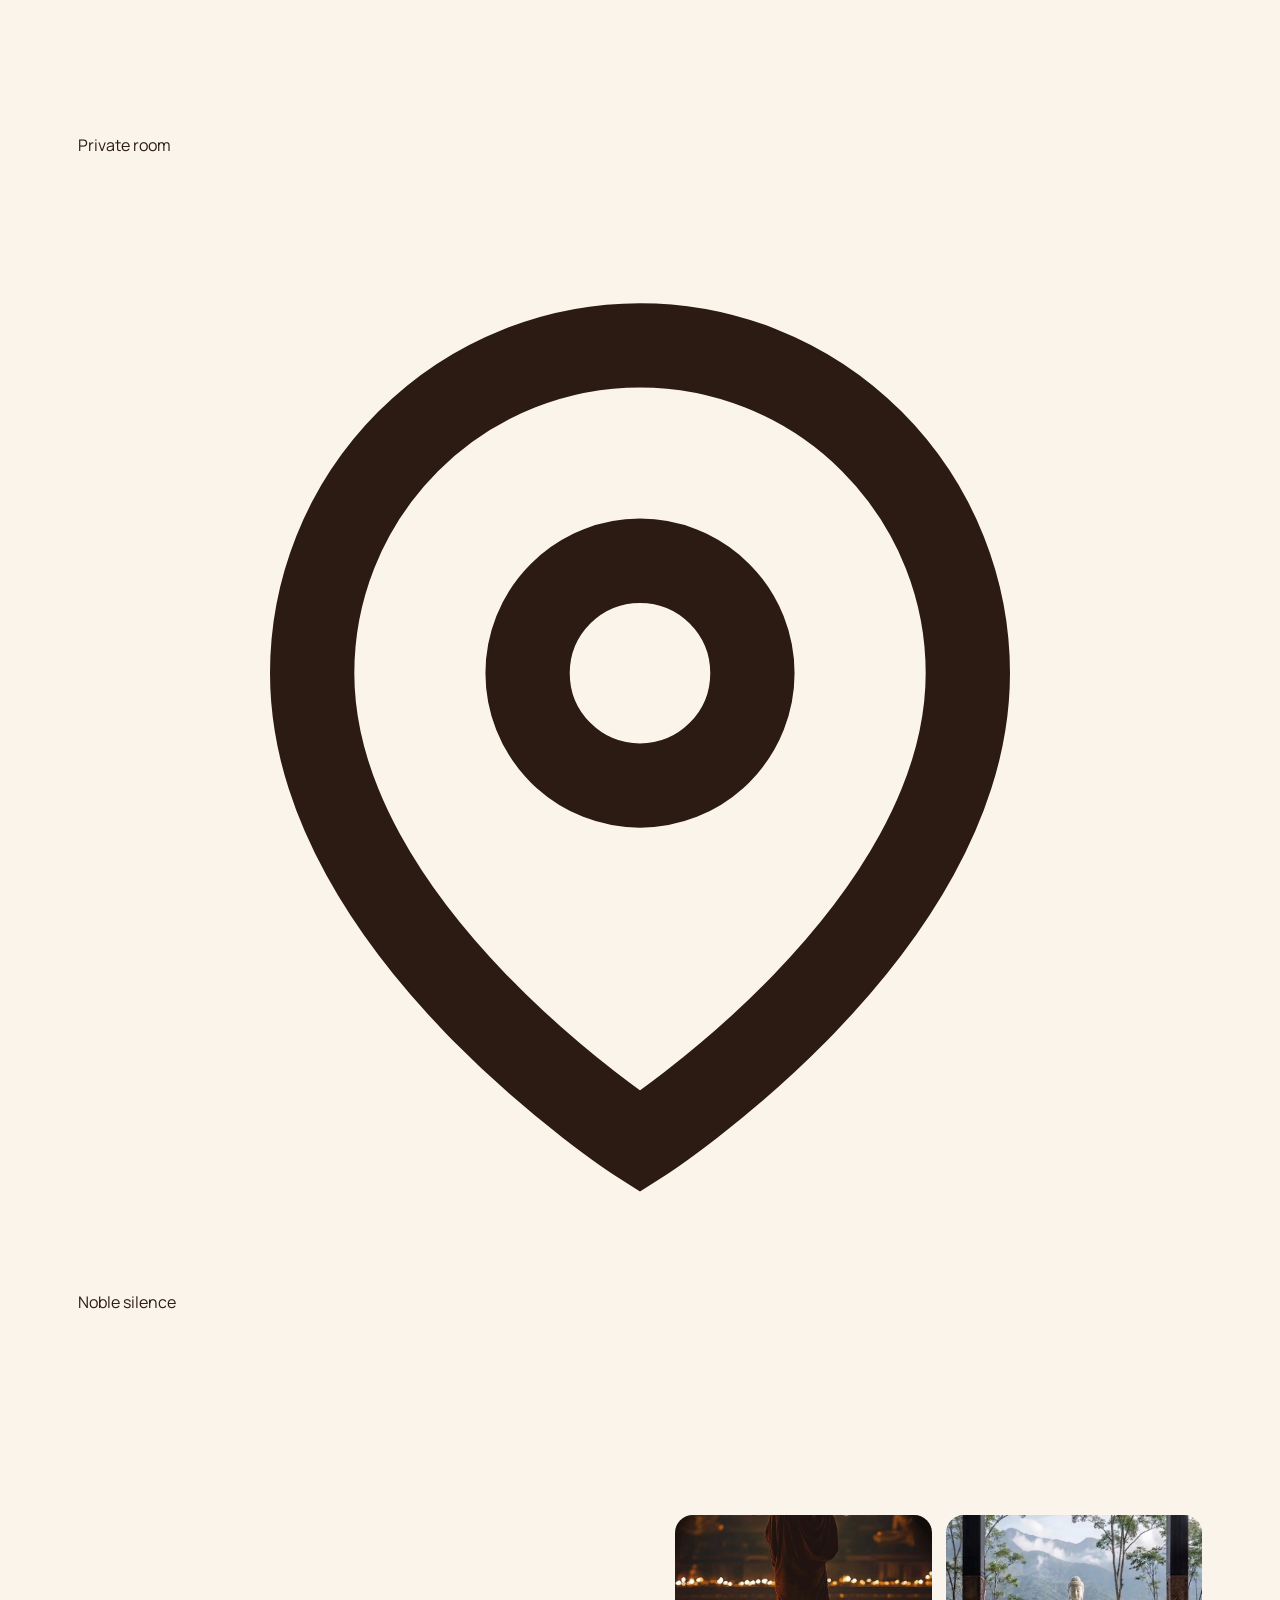
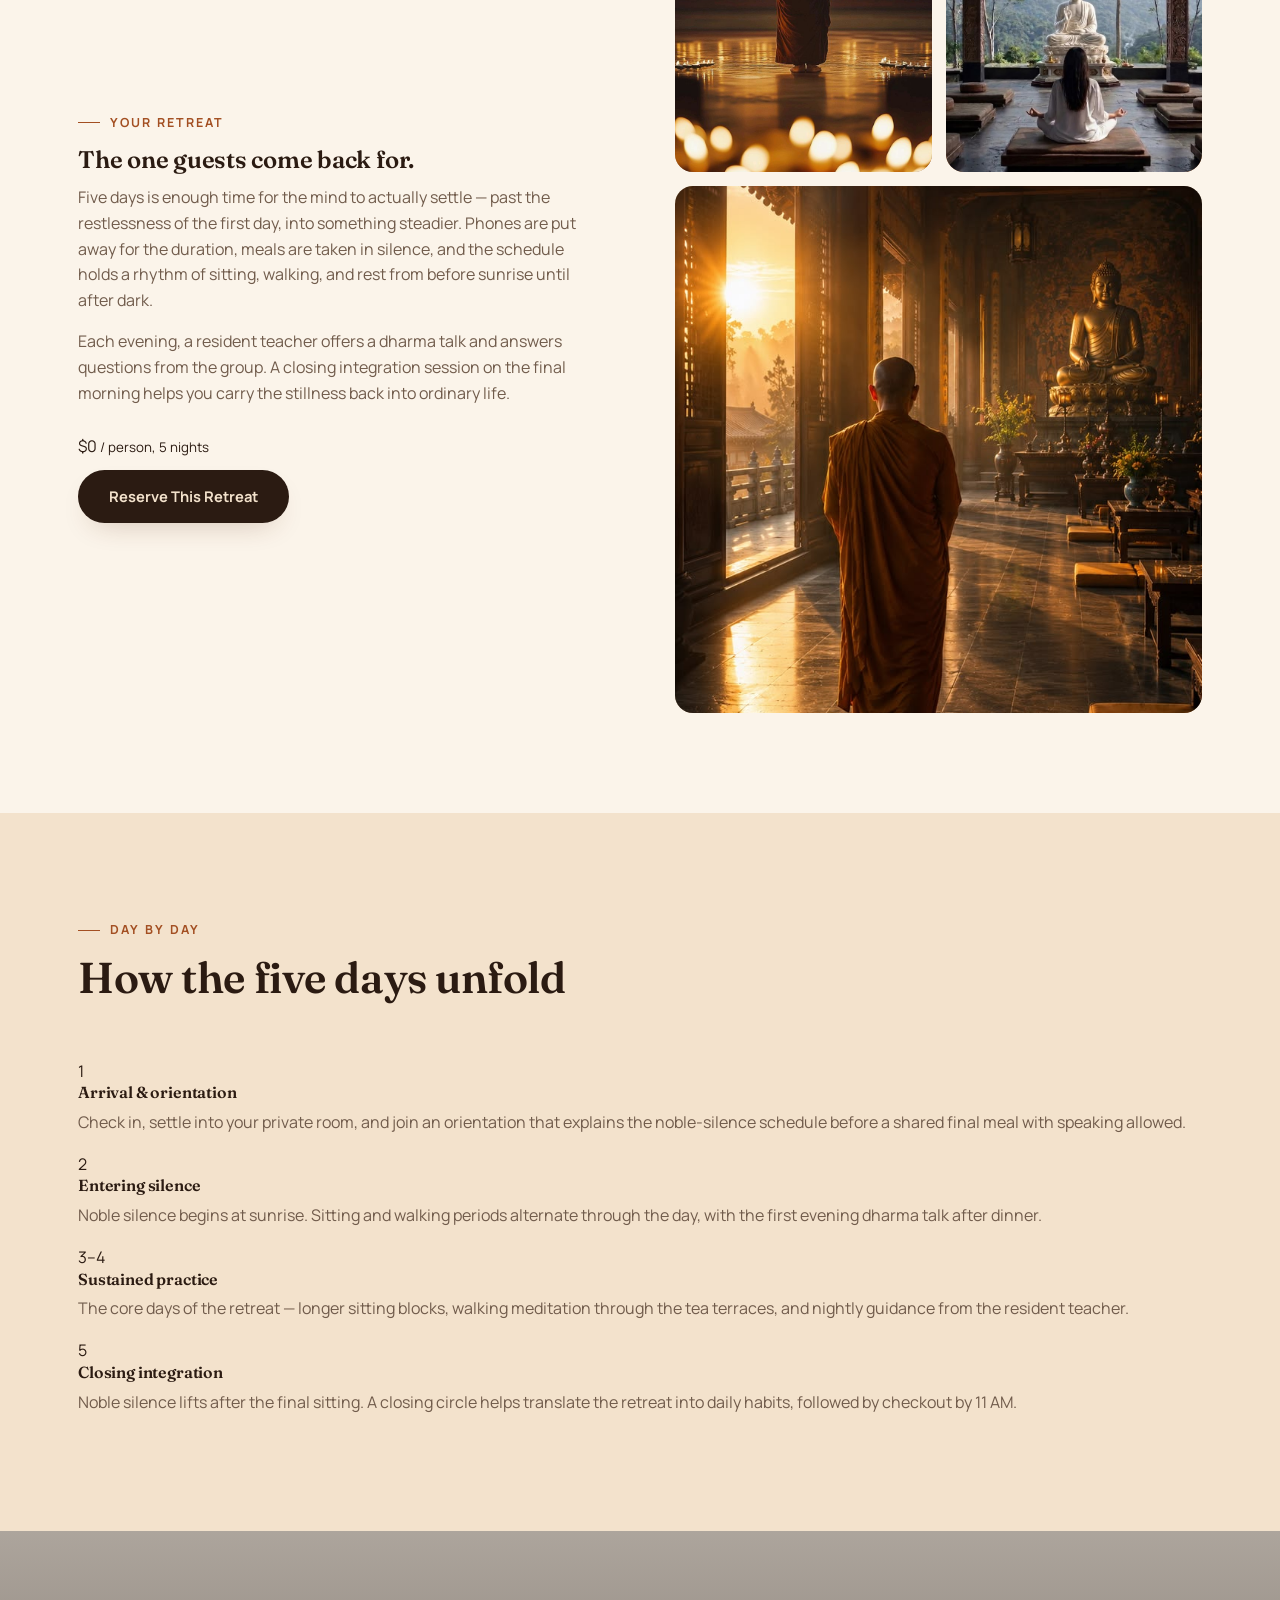
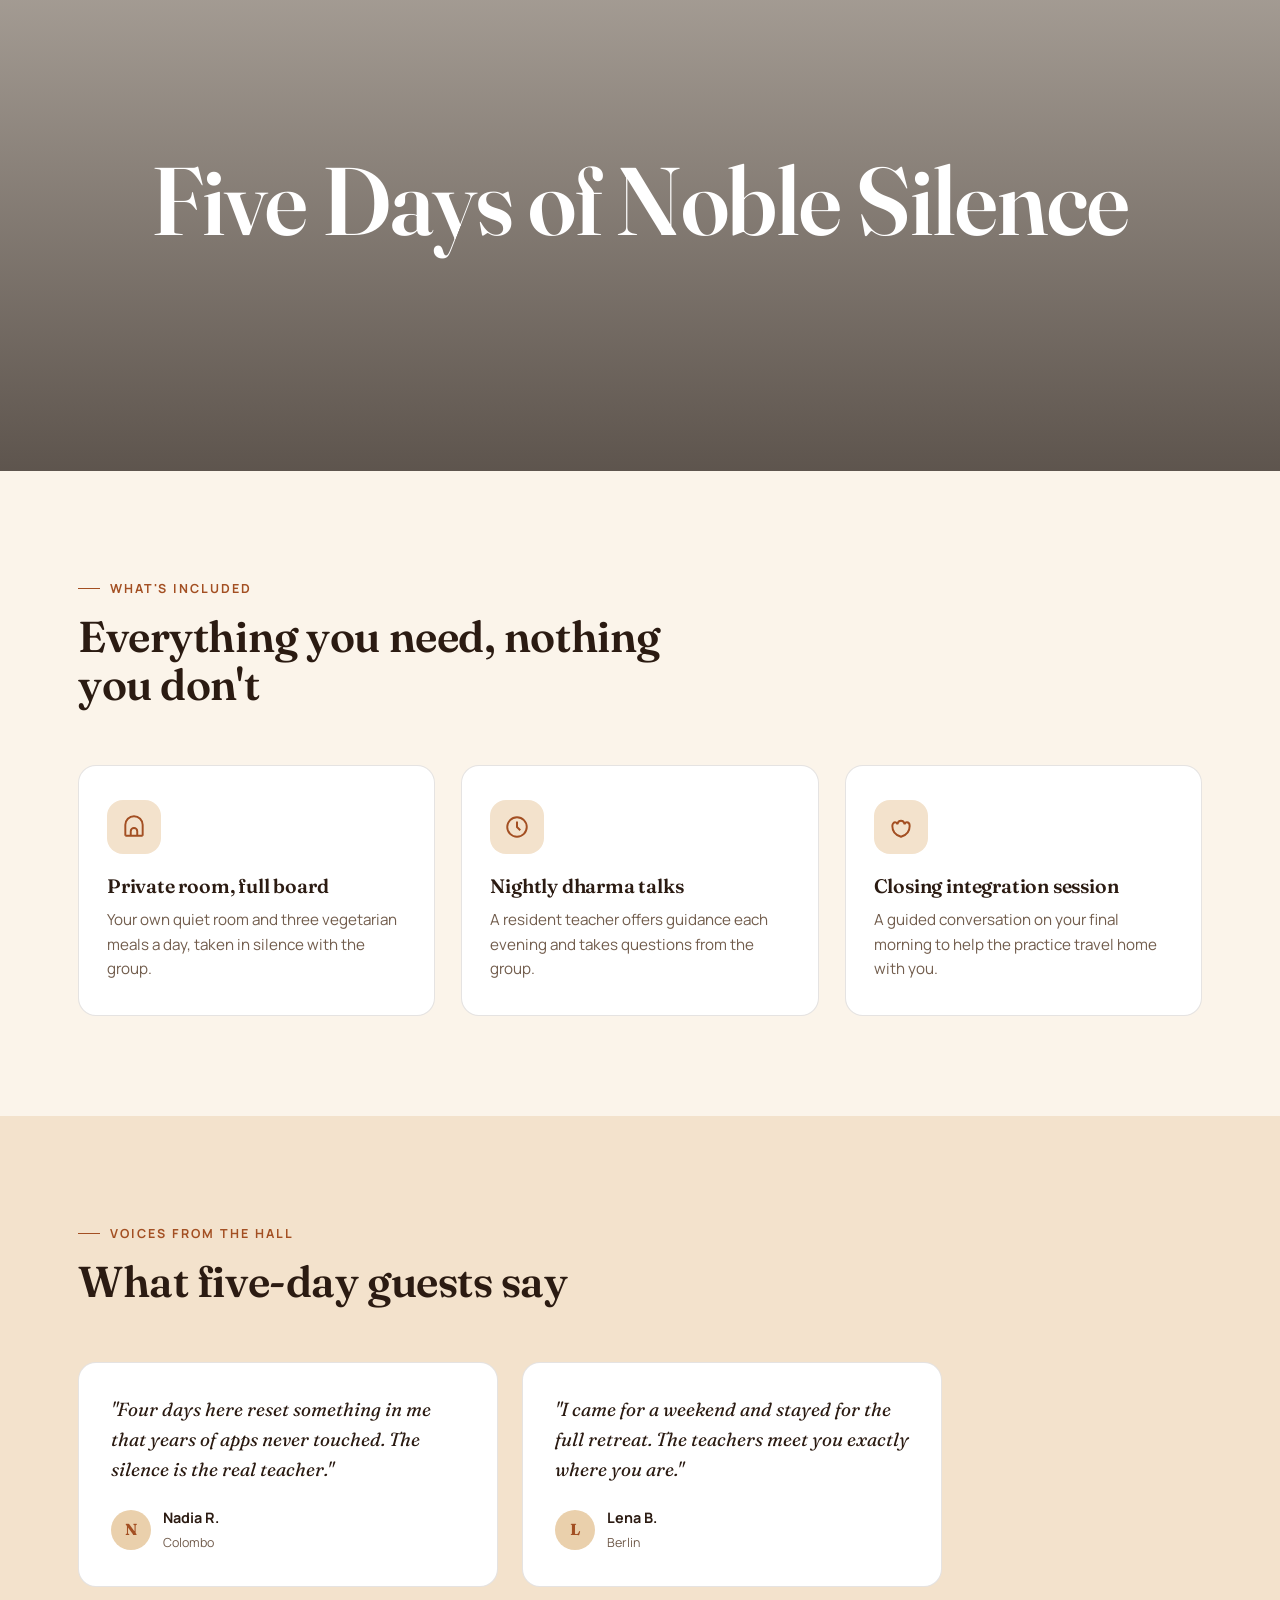
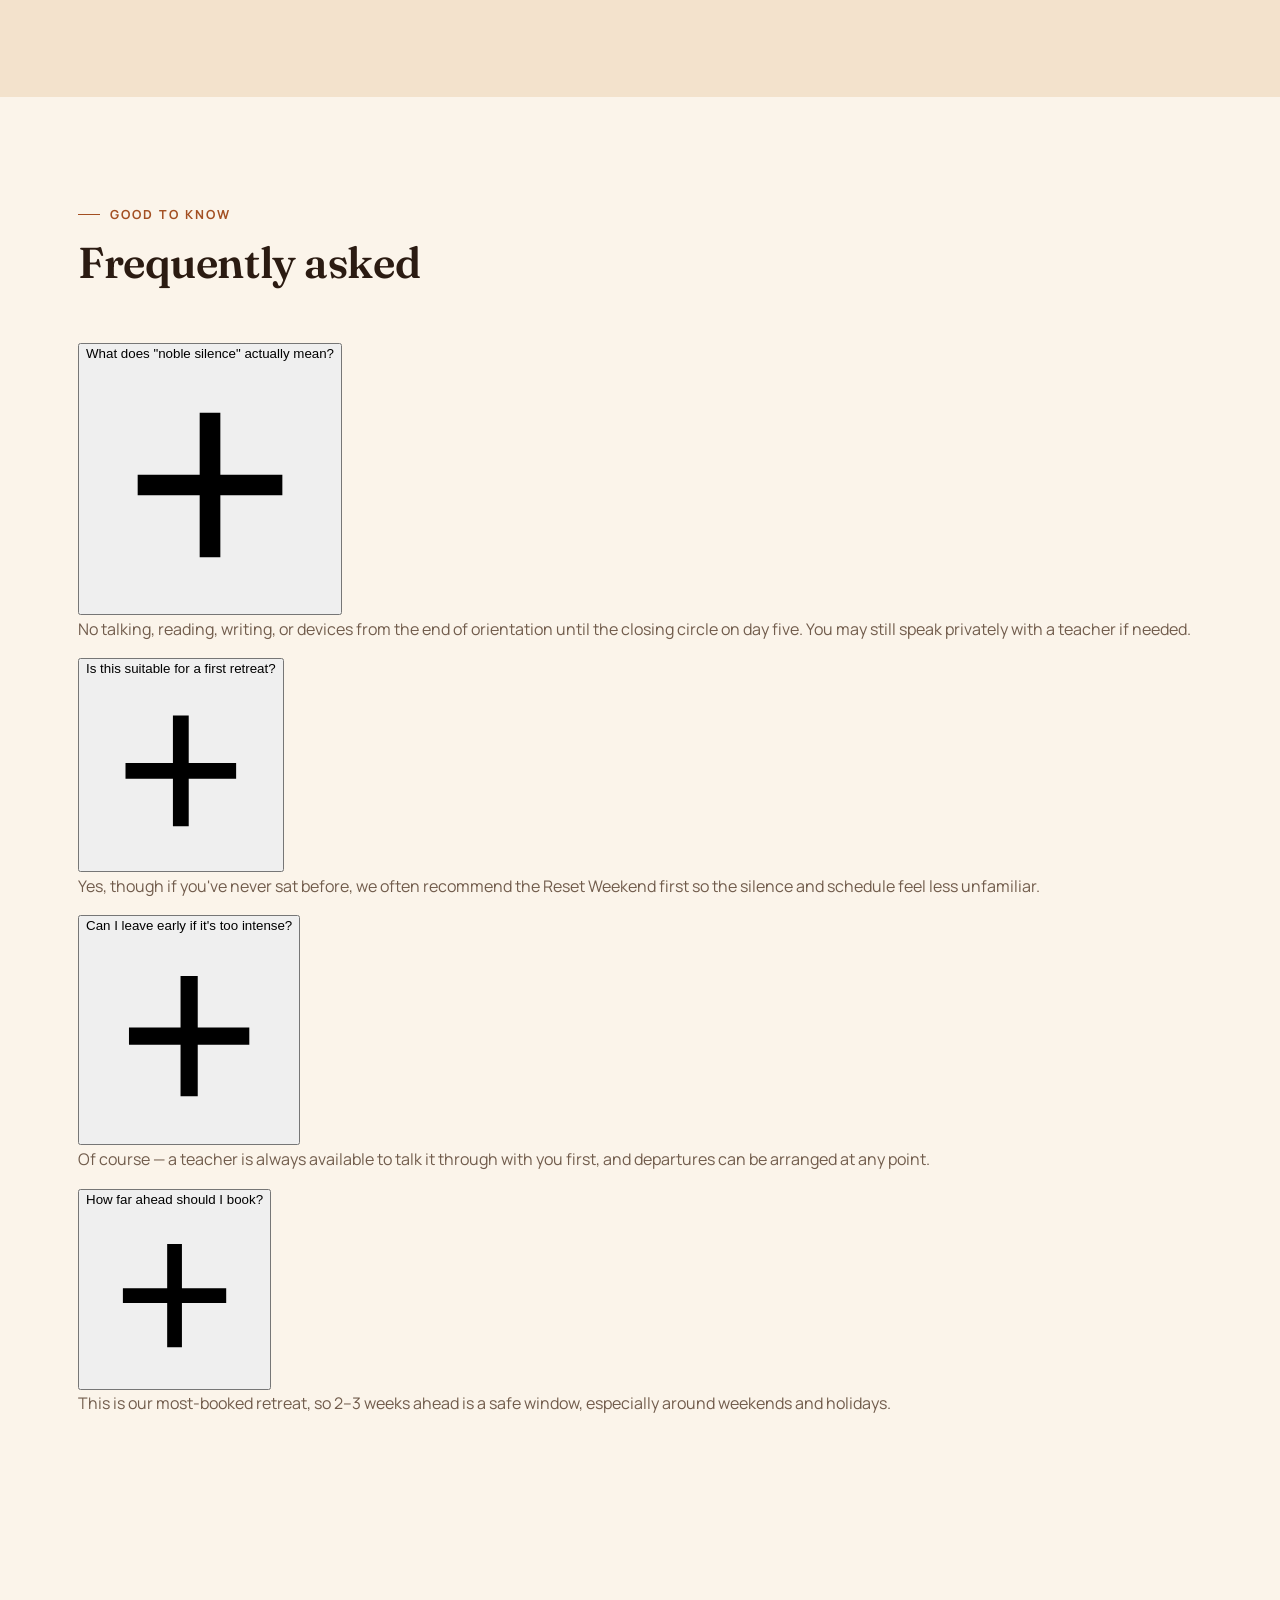
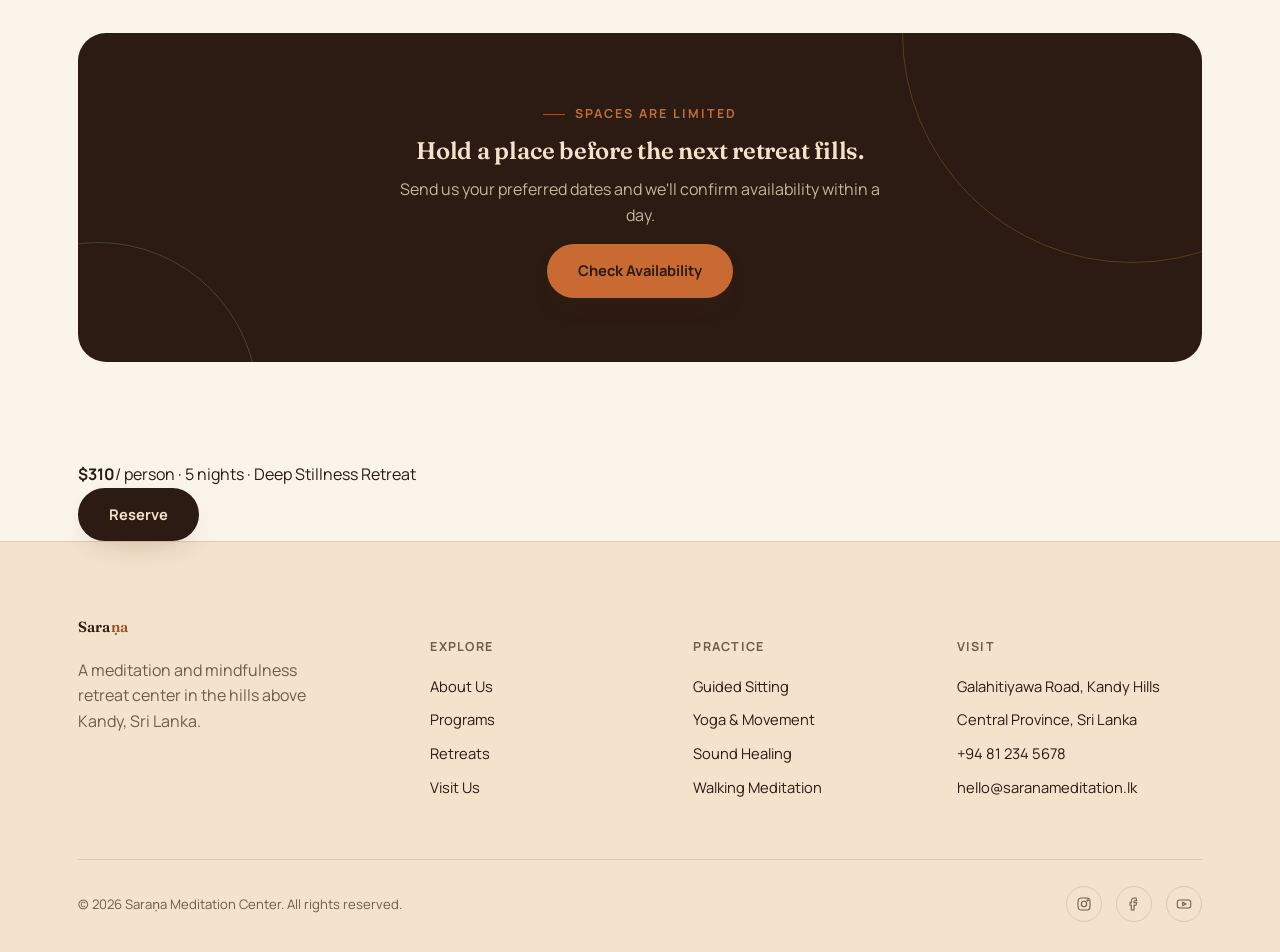
<file: retreat-deep-stillness.html>
<!DOCTYPE html>
<html lang="en">
<head>
<meta charset="UTF-8">
<meta name="viewport" content="width=device-width, initial-scale=1.0">
<title>Deep Stillness Retreat — Saraṇa Meditation Center</title>
<meta name="description" content="Five days of noble silence, full daily programming, and nightly teacher guidance on the hillside above Kandy, Sri Lanka.">
<link rel="preconnect" href="https://fonts.googleapis.com">
<link href="https://fonts.googleapis.com/css2?family=Fraunces:ital,wght@0,400;0,500;0,600;1,500&family=Manrope:wght@400;500;600;700;800&display=swap" rel="stylesheet">
<link rel="stylesheet" href="style.css">
</head>
<body>

<div id="preloader" aria-hidden="true">
  <div class="preloader-mark">
    <div class="preloader-ring"></div>
    <div class="preloader-bud"></div>
  </div>
  <span class="preloader-word">Sara<b>ṇa</b></span>
</div>
<div class="cursor-dot" id="cursorDot" aria-hidden="true"></div>

<header class="site-header">
  <div class="container nav-wrap">
    <a href="index.html" class="logo">Sara<span>ṇa</span></a>
    <nav class="nav-links">
      <a href="index.html">Home</a>
      <a href="about.html">About</a>
      <a href="services.html">Programs</a>
      <a href="retreats.html">Retreats</a>
      <a href="contact.html">Visit Us</a>
    </nav>
    <a href="contact.html" class="btn btn-primary nav-cta">Book a Session</a>
    <button class="nav-toggle" aria-label="Toggle menu"><span></span></button>
  </div>
</header>

<main>

  <section class="retreat-hero">
    <div data-embers aria-hidden="true"></div>
    <div class="container retreat-hero-top">
      <p class="breadcrumb"><a href="retreats.html">Retreats</a> <svg viewBox="0 0 24 24" fill="none" stroke="currentColor" stroke-width="2"><path d="M9 6l6 6-6 6"/></svg> Deep Stillness Retreat</p>
      <p class="eyebrow">Most Booked · 5 Days</p>
      <h1 data-edit-key="rds_h1">Deep Stillness Retreat</h1>
      <p>Five days of noble silence, full daily programming, and nightly teacher guidance — our most-booked retreat, and the one most guests describe as the turning point in their practice.</p>
    </div>
    <div class="container">
      <div class="retreat-hero-media" data-sticky-trigger>
        <img src="images/jungle-deck-sunrise-meditation.jpeg" alt="Sunrise meditation deck in the jungle at Saraṇa">
        <div class="retreat-hero-badges">
          <span class="retreat-hero-badge"><svg viewBox="0 0 24 24" fill="none" stroke="currentColor" stroke-width="1.8"><rect x="3" y="5" width="18" height="16" rx="2"/><path d="M8 3v4M16 3v4M3 10h18"/></svg>5 nights</span>
          <span class="retreat-hero-badge"><svg viewBox="0 0 24 24" fill="none" stroke="currentColor" stroke-width="1.8"><path d="M4 20V10a8 8 0 0 1 16 0v10M4 20h16M9 20v-4a3 3 0 0 1 6 0v4"/></svg>Private room</span>
          <span class="retreat-hero-badge"><svg viewBox="0 0 24 24" fill="none" stroke="currentColor" stroke-width="1.8"><path d="M12 21s-7-4.5-7-10a7 7 0 0 1 14 0c0 5.5-7 10-7 10z"/><circle cx="12" cy="11" r="2.4"/></svg>Noble silence</span>
        </div>
      </div>
    </div>
  </section>

  <section>
    <div class="container split">
      <div class="reveal">
        <p class="eyebrow">Your Retreat</p>
        <h2 data-edit-key="rds_h2_intro">The one guests come back for.</h2>
        <p>Five days is enough time for the mind to actually settle — past the restlessness of the first day, into something steadier. Phones are put away for the duration, meals are taken in silence, and the schedule holds a rhythm of sitting, walking, and rest from before sunrise until after dark.</p>
        <p>Each evening, a resident teacher offers a dharma talk and answers questions from the group. A closing integration session on the final morning helps you carry the stillness back into ordinary life.</p>
        <div class="price" style="margin-top:28px;">$<span class="price-count" data-value="310">0</span> <small>/ person, 5 nights</small></div>
        <a href="contact.html?program=Deep%20Stillness%20Retreat%20(5%20days)" class="btn btn-primary" style="margin-top:10px;">Reserve This Retreat</a>
      </div>
      <div class="reveal">
        <div class="grid" style="grid-template-columns:1fr 1fr;gap:14px;">
          <div class="gallery-tile"><img src="images/monk-candlelit-hall.jpeg" alt=""></div>
          <div class="gallery-tile"><img src="images/buddha-mountain-meditation.jpeg" alt=""></div>
          <div class="gallery-tile" style="grid-column:span 2;"><img src="images/temple-walk-monk.jpeg" alt=""></div>
        </div>
      </div>
    </div>
  </section>

  <section class="section-alt">
    <div class="container">
      <div class="section-head left">
        <p class="eyebrow">Day by Day</p>
        <h2>How the five days unfold</h2>
      </div>
      <div class="itinerary">
        <div class="itinerary-item">
          <div class="itinerary-dot">1</div>
          <div class="itinerary-body">
            <h4>Arrival & orientation</h4>
            <p>Check in, settle into your private room, and join an orientation that explains the noble-silence schedule before a shared final meal with speaking allowed.</p>
          </div>
        </div>
        <div class="itinerary-item">
          <div class="itinerary-dot">2</div>
          <div class="itinerary-body">
            <h4>Entering silence</h4>
            <p>Noble silence begins at sunrise. Sitting and walking periods alternate through the day, with the first evening dharma talk after dinner.</p>
          </div>
        </div>
        <div class="itinerary-item">
          <div class="itinerary-dot">3–4</div>
          <div class="itinerary-body">
            <h4>Sustained practice</h4>
            <p>The core days of the retreat — longer sitting blocks, walking meditation through the tea terraces, and nightly guidance from the resident teacher.</p>
          </div>
        </div>
        <div class="itinerary-item">
          <div class="itinerary-dot">5</div>
          <div class="itinerary-body">
            <h4>Closing integration</h4>
            <p>Noble silence lifts after the final sitting. A closing circle helps translate the retreat into daily habits, followed by checkout by 11 AM.</p>
          </div>
        </div>
      </div>
    </div>
  </section>

  <!-- ============ PHOTO BAND ============ -->
  <section class="photo-band" style="background-image:url('images/monk-candlelit-hall.jpeg')">
    <div class="photo-band-scrim"></div>
    <h2>Five Days of Noble Silence</h2>
  </section>

  <section>
    <div class="container">
      <div class="section-head left">
        <p class="eyebrow">What's Included</p>
        <h2>Everything you need, nothing you don't</h2>
      </div>
      <div class="grid grid-3 reveal-stagger">
        <div class="card reveal r-item">
          <div class="card-icon"><svg viewBox="0 0 24 24" fill="none" stroke="currentColor" stroke-width="1.8"><path d="M4 20V10a8 8 0 0 1 16 0v10M4 20h16M9 20v-4a3 3 0 0 1 6 0v4"/></svg></div>
          <h3>Private room, full board</h3>
          <p>Your own quiet room and three vegetarian meals a day, taken in silence with the group.</p>
        </div>
        <div class="card reveal r-item">
          <div class="card-icon"><svg viewBox="0 0 24 24" fill="none" stroke="currentColor" stroke-width="1.8"><circle cx="12" cy="12" r="9"/><path d="M12 7v5l3 3"/></svg></div>
          <h3>Nightly dharma talks</h3>
          <p>A resident teacher offers guidance each evening and takes questions from the group.</p>
        </div>
        <div class="card reveal r-item">
          <div class="card-icon"><svg viewBox="0 0 24 24" fill="none" stroke="currentColor" stroke-width="1.8"><path d="M12 21c-5-1.5-8-5.5-8-10 0-2 1.3-3.3 2.6-3.3 1 0 1.8.8 2 1.8.4-1.9 1.9-3.2 3.4-3.2s3 1.3 3.4 3.2c.2-1 1-1.8 2-1.8C18.7 7.7 20 9 20 11c0 4.5-3 8.5-8 10z"/></svg></div>
          <h3>Closing integration session</h3>
          <p>A guided conversation on your final morning to help the practice travel home with you.</p>
        </div>
      </div>
    </div>
  </section>

  <section class="section-alt">
    <div class="container">
      <div class="section-head left">
        <p class="eyebrow">Voices from the Hall</p>
        <h2>What five-day guests say</h2>
      </div>
      <div class="quote-track reveal">
        <div class="quote-card">
          <p>"Four days here reset something in me that years of apps never touched. The silence is the real teacher."</p>
          <div class="quote-who">
            <div class="quote-avatar">N</div>
            <div><strong>Nadia R.</strong><span>Colombo</span></div>
          </div>
        </div>
        <div class="quote-card">
          <p>"I came for a weekend and stayed for the full retreat. The teachers meet you exactly where you are."</p>
          <div class="quote-who">
            <div class="quote-avatar">L</div>
            <div><strong>Lena B.</strong><span>Berlin</span></div>
          </div>
        </div>
      </div>
    </div>
  </section>

  <section>
    <div class="container">
      <div class="section-head left">
        <p class="eyebrow">Good to Know</p>
        <h2>Frequently asked</h2>
      </div>
      <div class="faq-list reveal">
        <div class="faq-item">
          <button class="faq-q"><span>What does "noble silence" actually mean?</span><span class="faq-q-icon"><svg viewBox="0 0 24 24" fill="none" stroke="currentColor" stroke-width="2"><path d="M12 5v14M5 12h14"/></svg></span></button>
          <div class="faq-a"><div class="faq-a-inner"><p>No talking, reading, writing, or devices from the end of orientation until the closing circle on day five. You may still speak privately with a teacher if needed.</p></div></div>
        </div>
        <div class="faq-item">
          <button class="faq-q"><span>Is this suitable for a first retreat?</span><span class="faq-q-icon"><svg viewBox="0 0 24 24" fill="none" stroke="currentColor" stroke-width="2"><path d="M12 5v14M5 12h14"/></svg></span></button>
          <div class="faq-a"><div class="faq-a-inner"><p>Yes, though if you've never sat before, we often recommend the Reset Weekend first so the silence and schedule feel less unfamiliar.</p></div></div>
        </div>
        <div class="faq-item">
          <button class="faq-q"><span>Can I leave early if it's too intense?</span><span class="faq-q-icon"><svg viewBox="0 0 24 24" fill="none" stroke="currentColor" stroke-width="2"><path d="M12 5v14M5 12h14"/></svg></span></button>
          <div class="faq-a"><div class="faq-a-inner"><p>Of course — a teacher is always available to talk it through with you first, and departures can be arranged at any point.</p></div></div>
        </div>
        <div class="faq-item">
          <button class="faq-q"><span>How far ahead should I book?</span><span class="faq-q-icon"><svg viewBox="0 0 24 24" fill="none" stroke="currentColor" stroke-width="2"><path d="M12 5v14M5 12h14"/></svg></span></button>
          <div class="faq-a"><div class="faq-a-inner"><p>This is our most-booked retreat, so 2–3 weeks ahead is a safe window, especially around weekends and holidays.</p></div></div>
        </div>
      </div>
    </div>
  </section>

  <section>
    <div class="container">
      <div class="cta-band reveal">
        <div class="cta-ring"></div>
        <div class="cta-ring two"></div>
        <p class="eyebrow" style="justify-content:center;color:var(--gold)">Spaces Are Limited</p>
        <h2>Hold a place before the next retreat fills.</h2>
        <p>Send us your preferred dates and we'll confirm availability within a day.</p>
        <a href="contact.html?program=Deep%20Stillness%20Retreat%20(5%20days)" class="btn btn-primary">Check Availability</a>
      </div>
    </div>
  </section>

</main>

<div class="sticky-enquire" aria-hidden="false">
  <div class="container sticky-enquire-inner">
    <div class="sticky-enquire-info"><strong>$310</strong><span>/ person · 5 nights · Deep Stillness Retreat</span></div>
    <a href="contact.html?program=Deep%20Stillness%20Retreat%20(5%20days)" class="btn btn-primary">Reserve</a>
  </div>
</div>

<footer class="site-footer">
  <div class="container">
    <div class="footer-grid">
      <div>
        <a href="index.html" class="logo">Sara<span>ṇa</span></a>
        <p class="mt-40" style="margin-top:18px;max-width:260px;">A meditation and mindfulness retreat center in the hills above Kandy, Sri Lanka.</p>
      </div>
      <div>
        <h5>Explore</h5>
        <a href="about.html">About Us</a>
        <a href="services.html">Programs</a>
        <a href="retreats.html">Retreats</a>
        <a href="contact.html">Visit Us</a>
      </div>
      <div>
        <h5>Practice</h5>
        <a href="services.html">Guided Sitting</a>
        <a href="services.html">Yoga & Movement</a>
        <a href="services.html">Sound Healing</a>
        <a href="services.html">Walking Meditation</a>
      </div>
      <div>
        <h5>Visit</h5>
        <li>Galahitiyawa Road, Kandy Hills</li>
        <li>Central Province, Sri Lanka</li>
        <li>+94 81 234 5678</li>
        <li>hello@saranameditation.lk</li>
      </div>
    </div>
    <div class="footer-bottom">
      <span>© <span id="year"></span> Saraṇa Meditation Center. All rights reserved.</span>
      <div class="footer-social">
        <a href="#" aria-label="Instagram"><svg viewBox="0 0 24 24" fill="none" stroke="currentColor" stroke-width="1.6"><rect x="3" y="3" width="18" height="18" rx="5"/><circle cx="12" cy="12" r="4"/><circle cx="17.5" cy="6.5" r="1"/></svg></a>
        <a href="#" aria-label="Facebook"><svg viewBox="0 0 24 24" fill="none" stroke="currentColor" stroke-width="1.6"><path d="M15 3h-2a5 5 0 0 0-5 5v2H6v4h2v7h4v-7h3l1-4h-4V8a1 1 0 0 1 1-1h3z"/></svg></a>
        <a href="#" aria-label="YouTube"><svg viewBox="0 0 24 24" fill="none" stroke="currentColor" stroke-width="1.6"><rect x="2" y="6" width="20" height="12" rx="3"/><path d="M10 9.5l5 2.5-5 2.5z"/></svg></a>
      </div>
    </div>
  </div>
</footer>

<script src="script.js"></script>
</body>
</html>
</file>
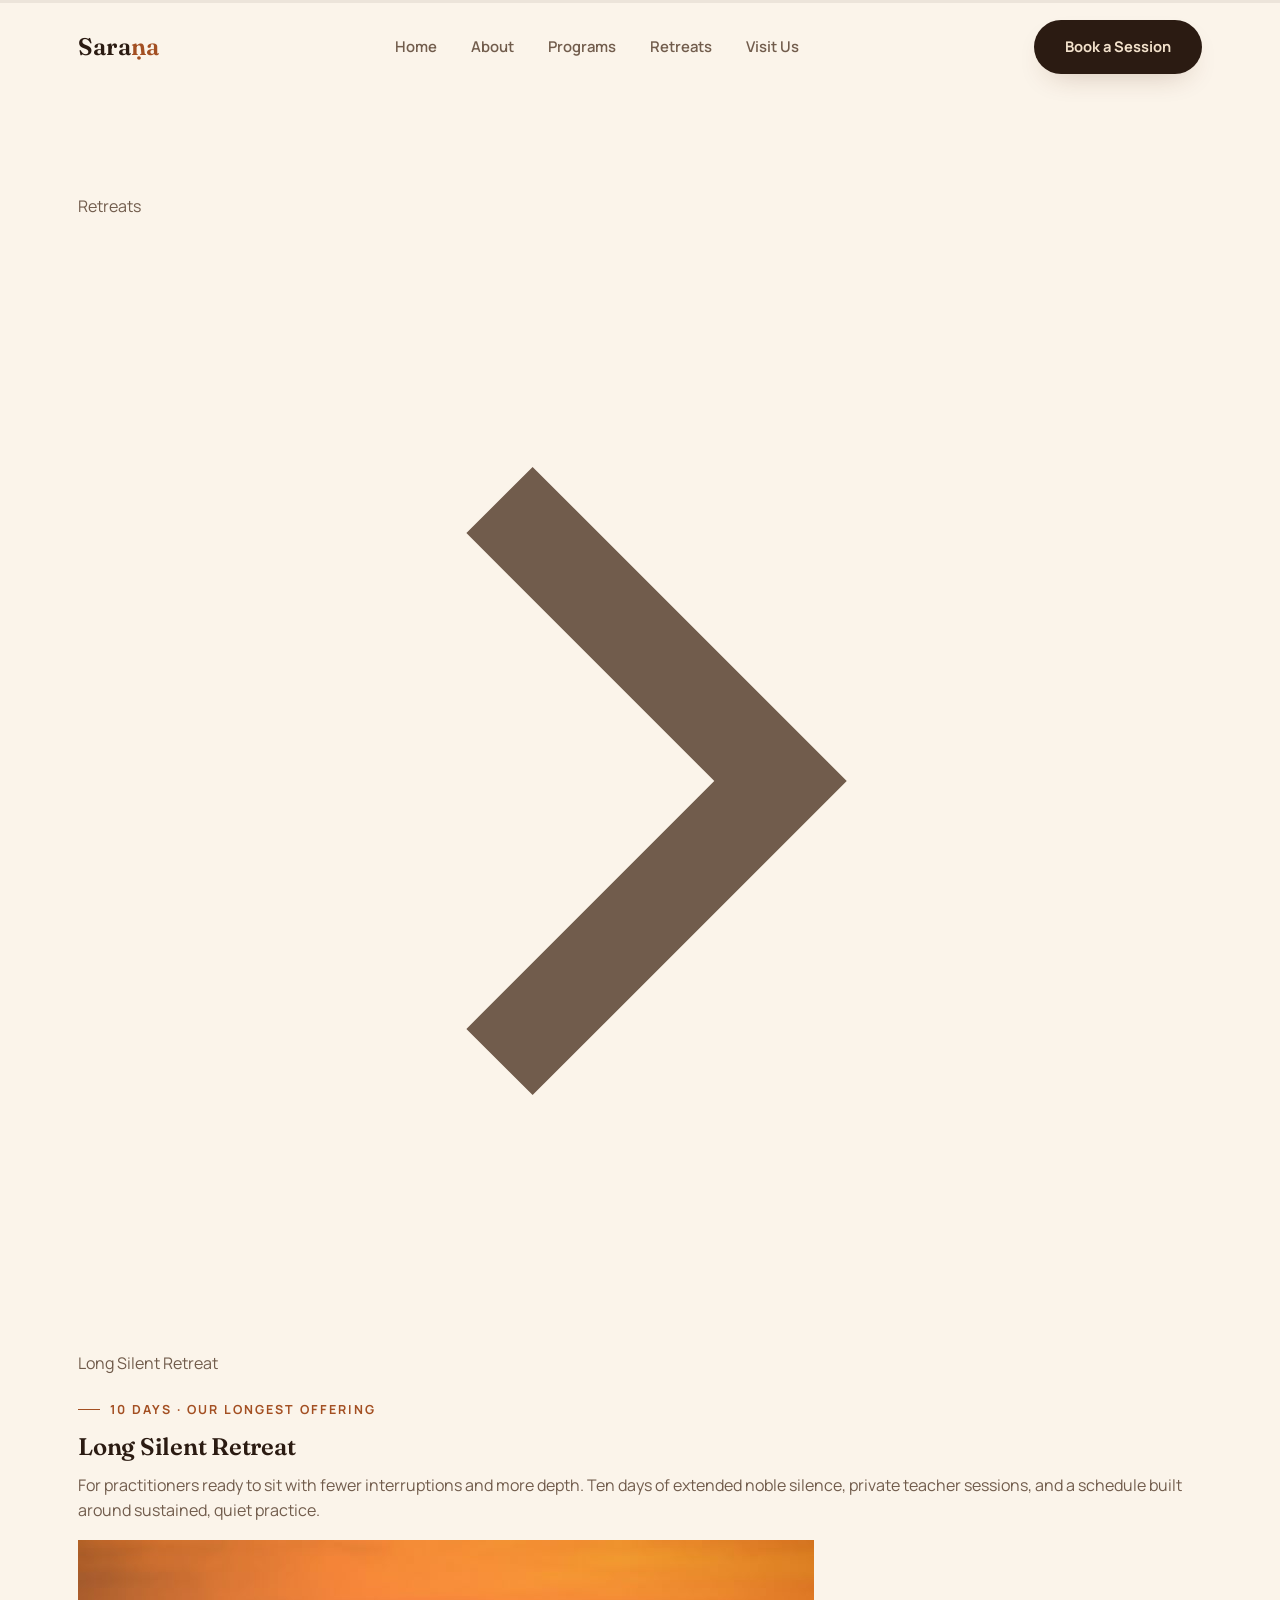
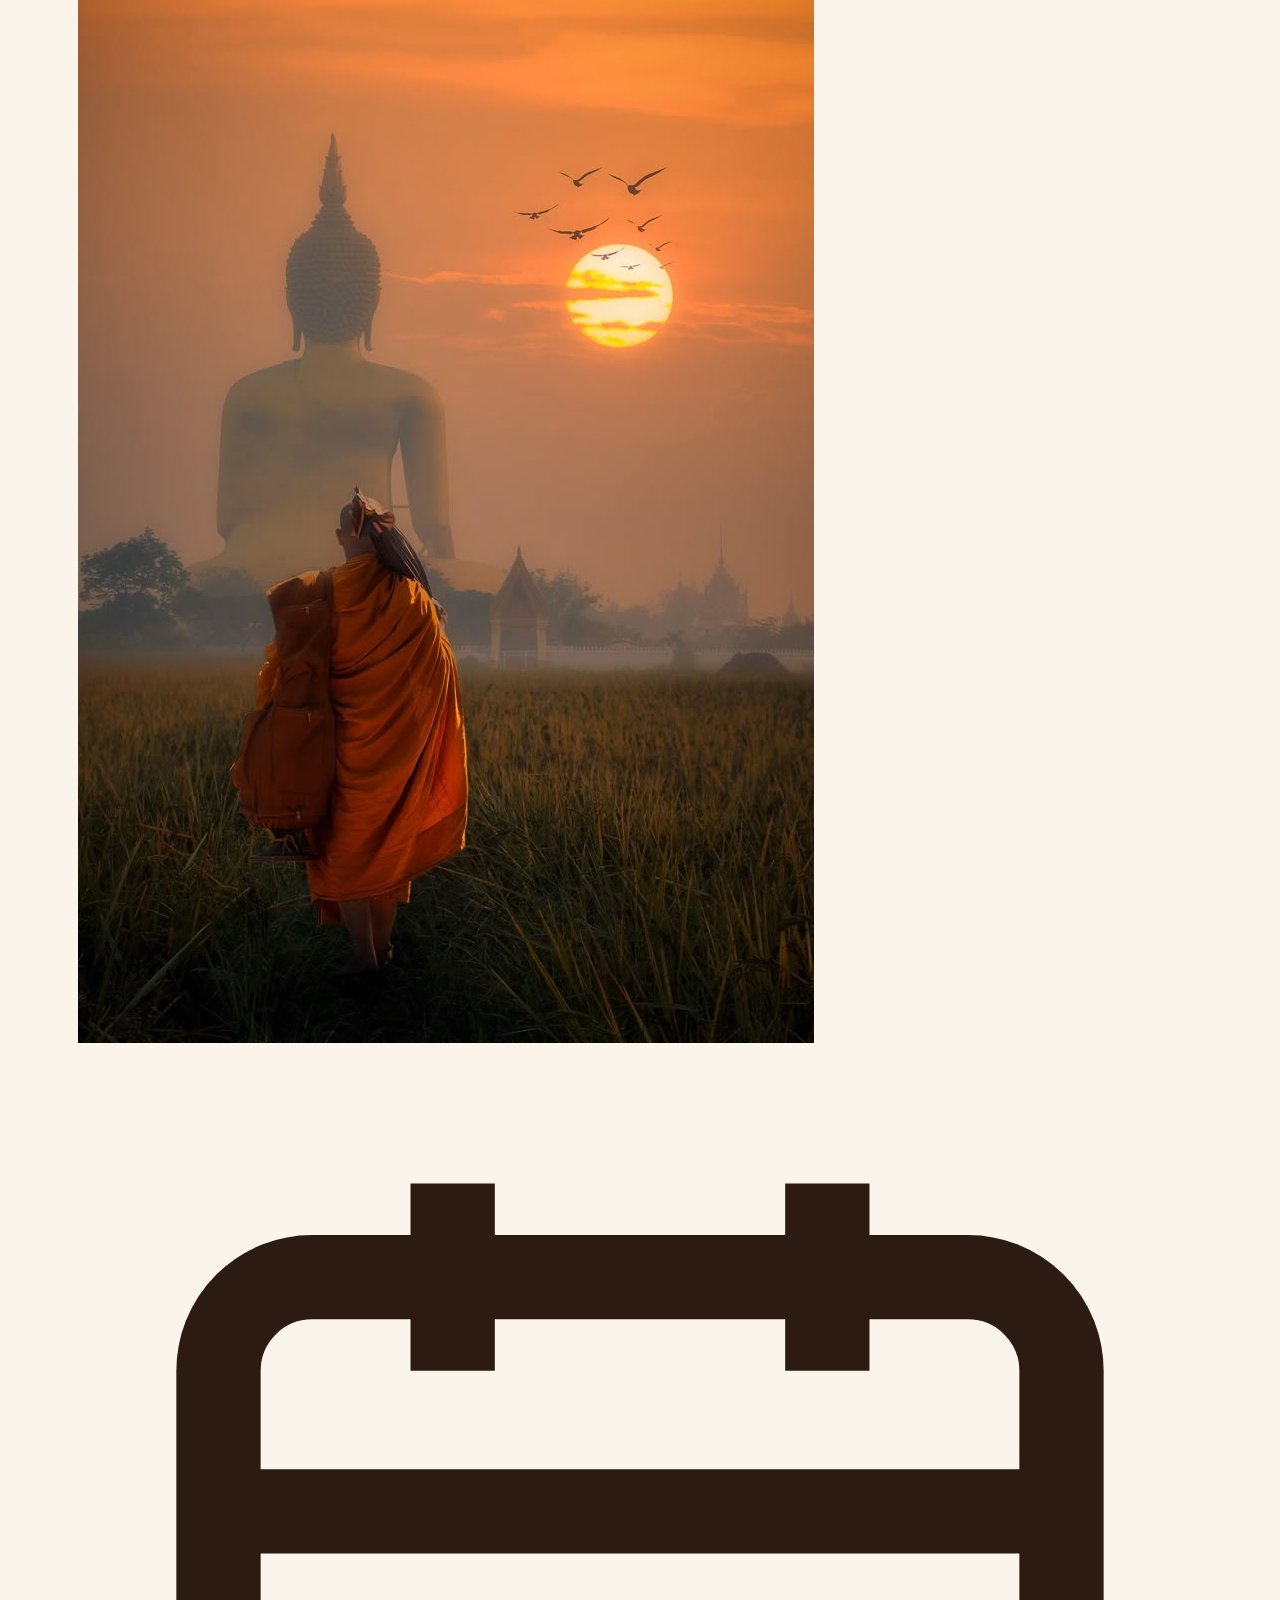
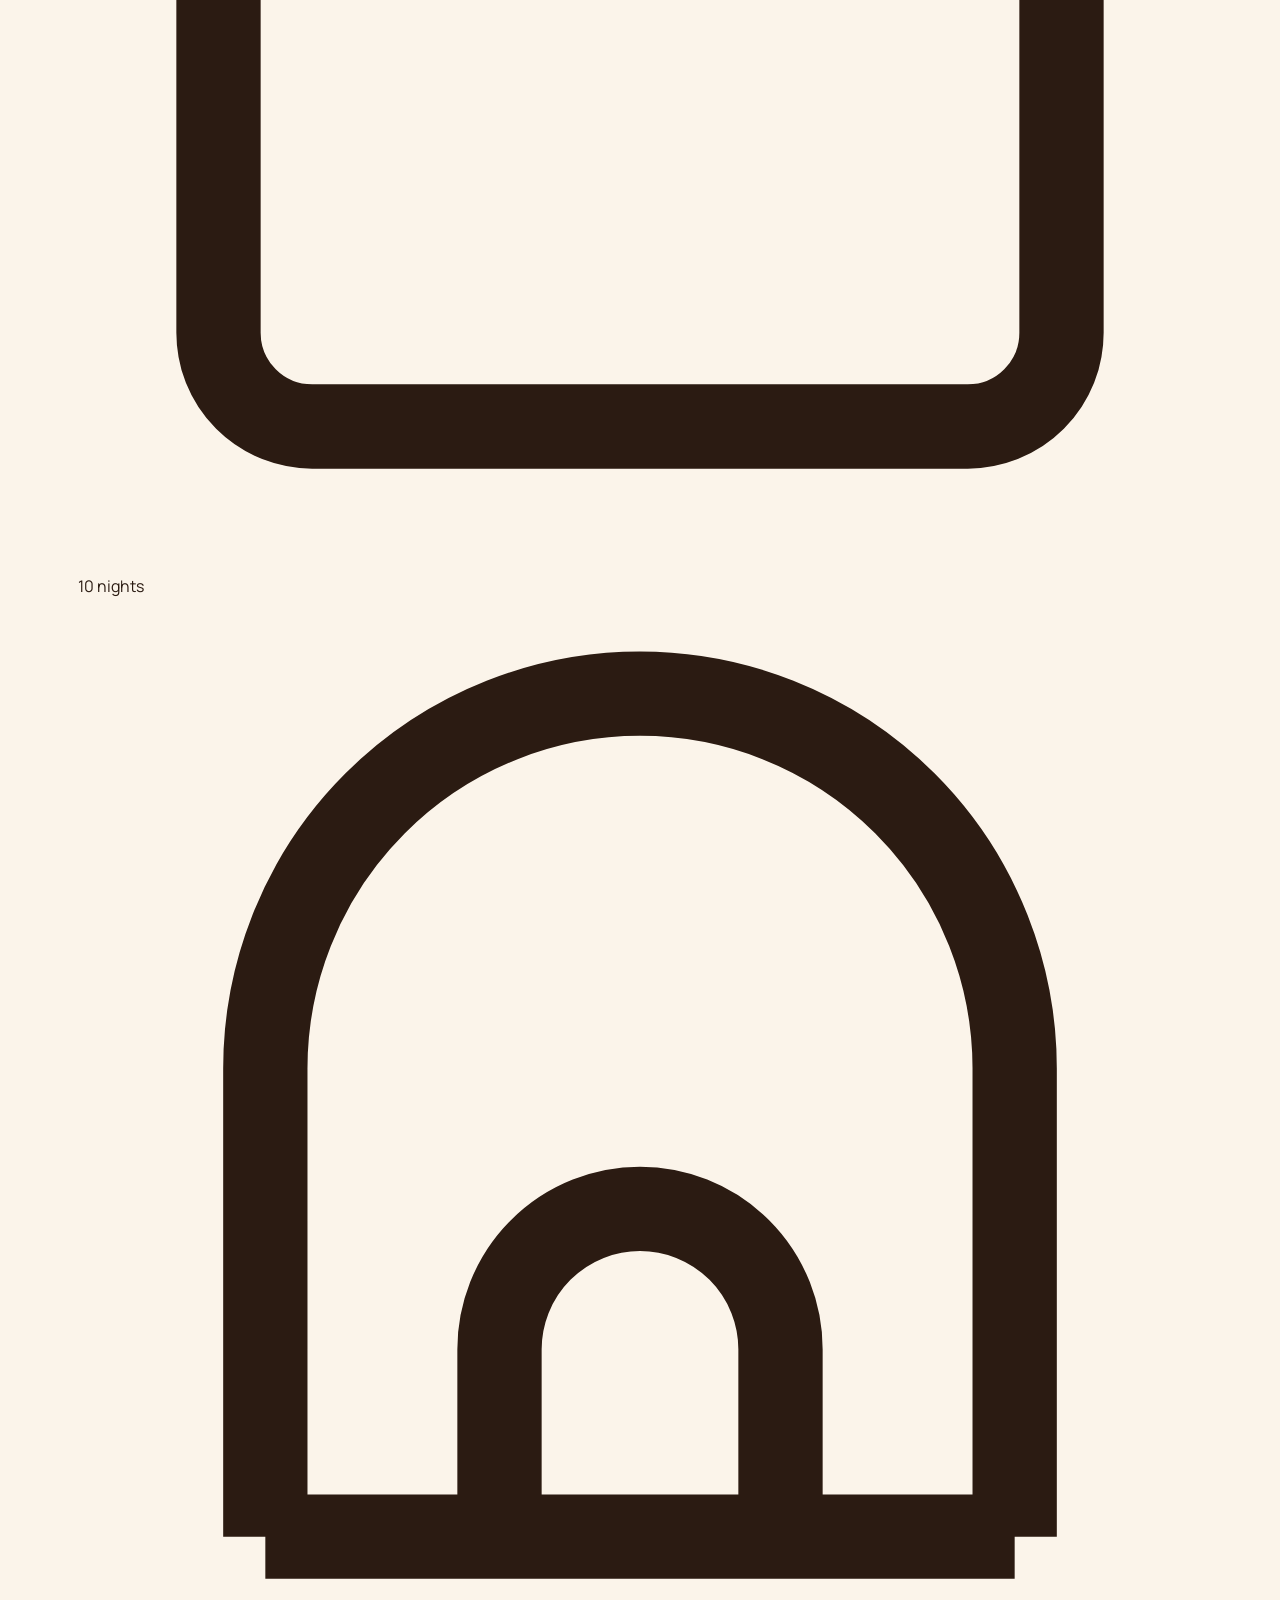
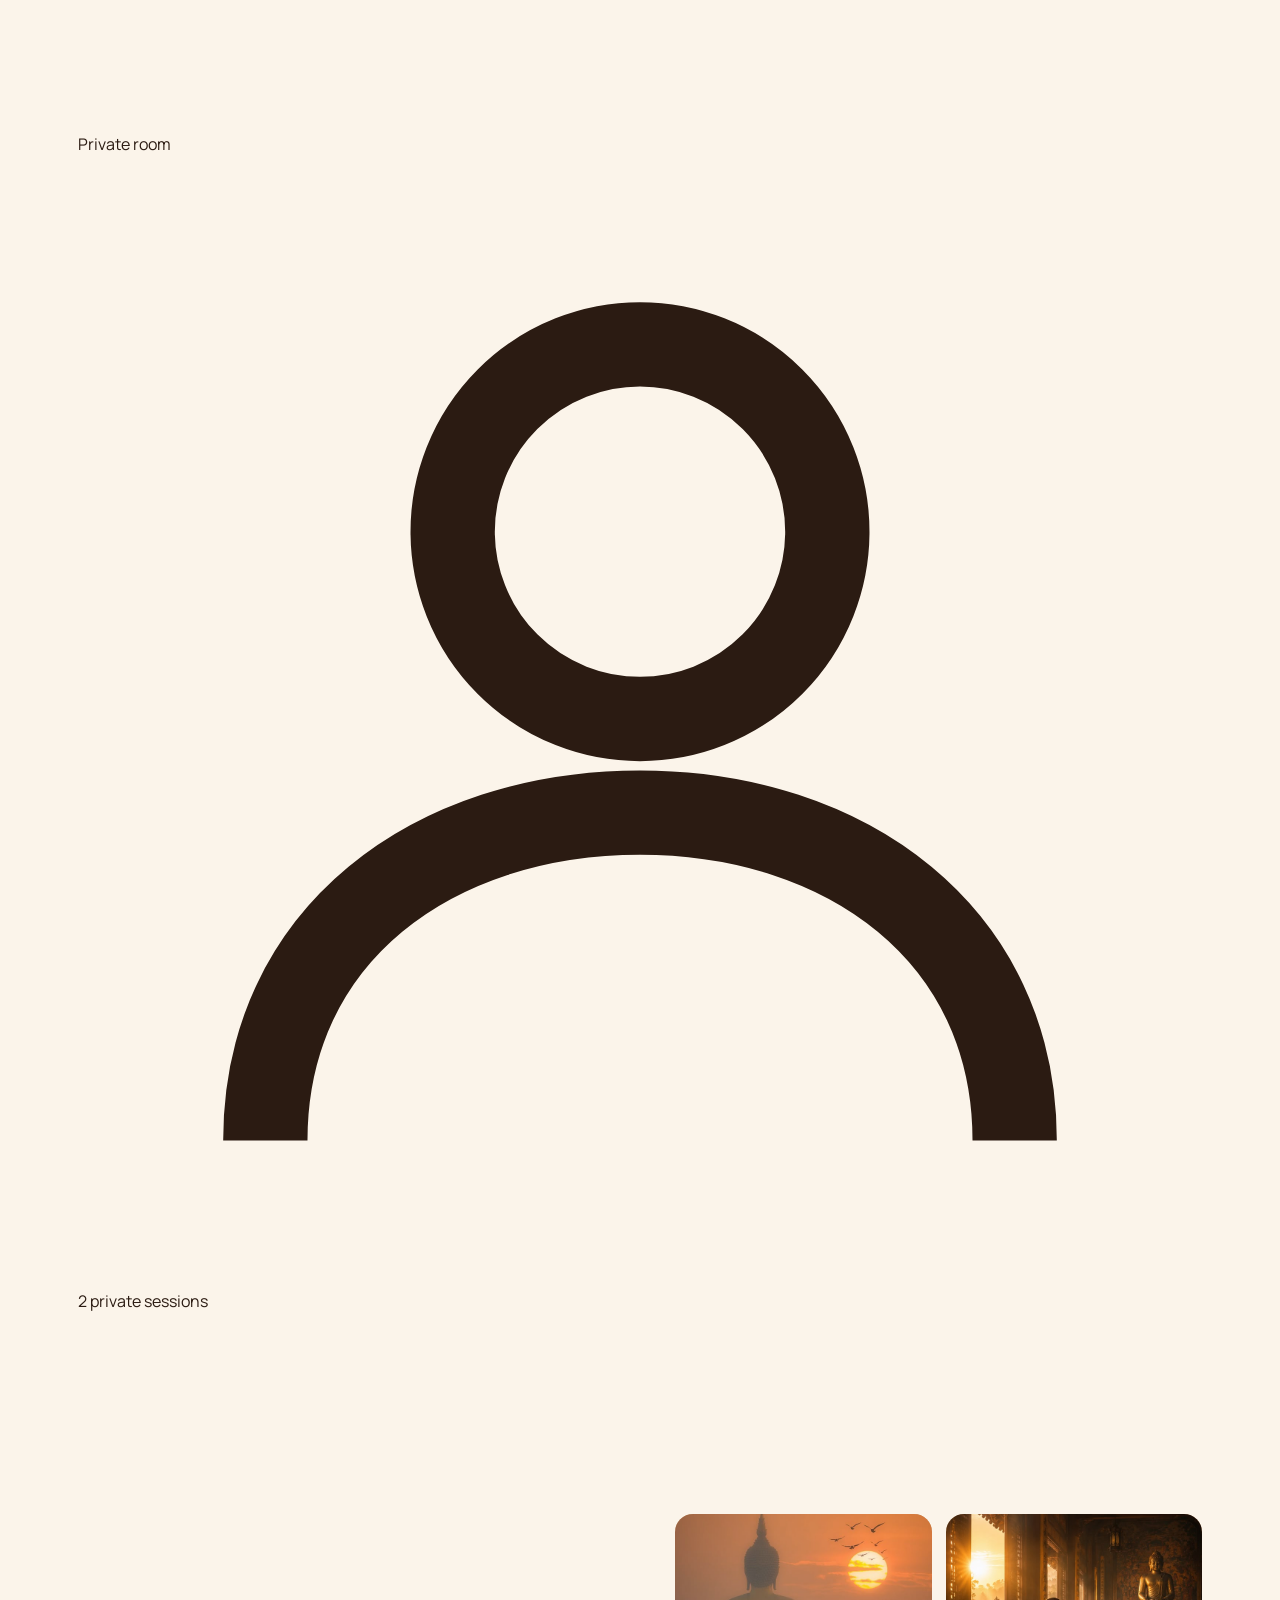
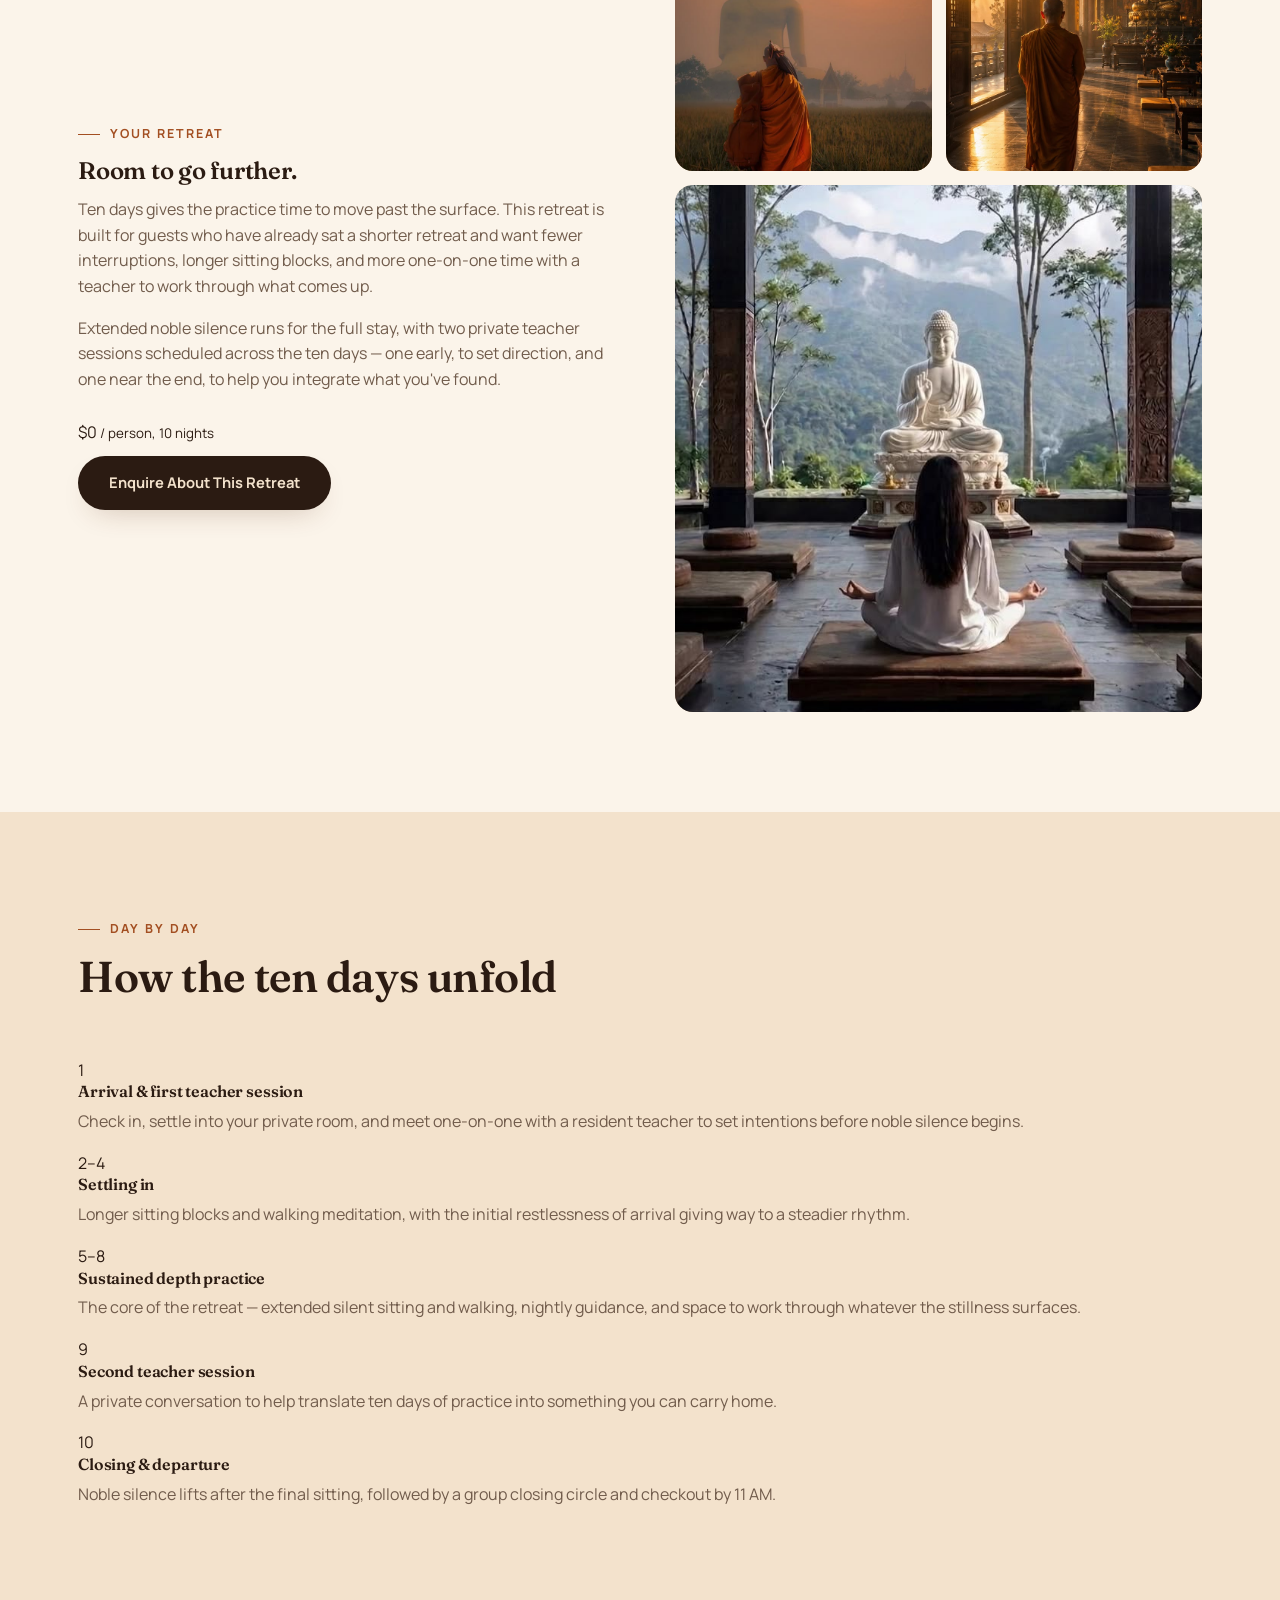
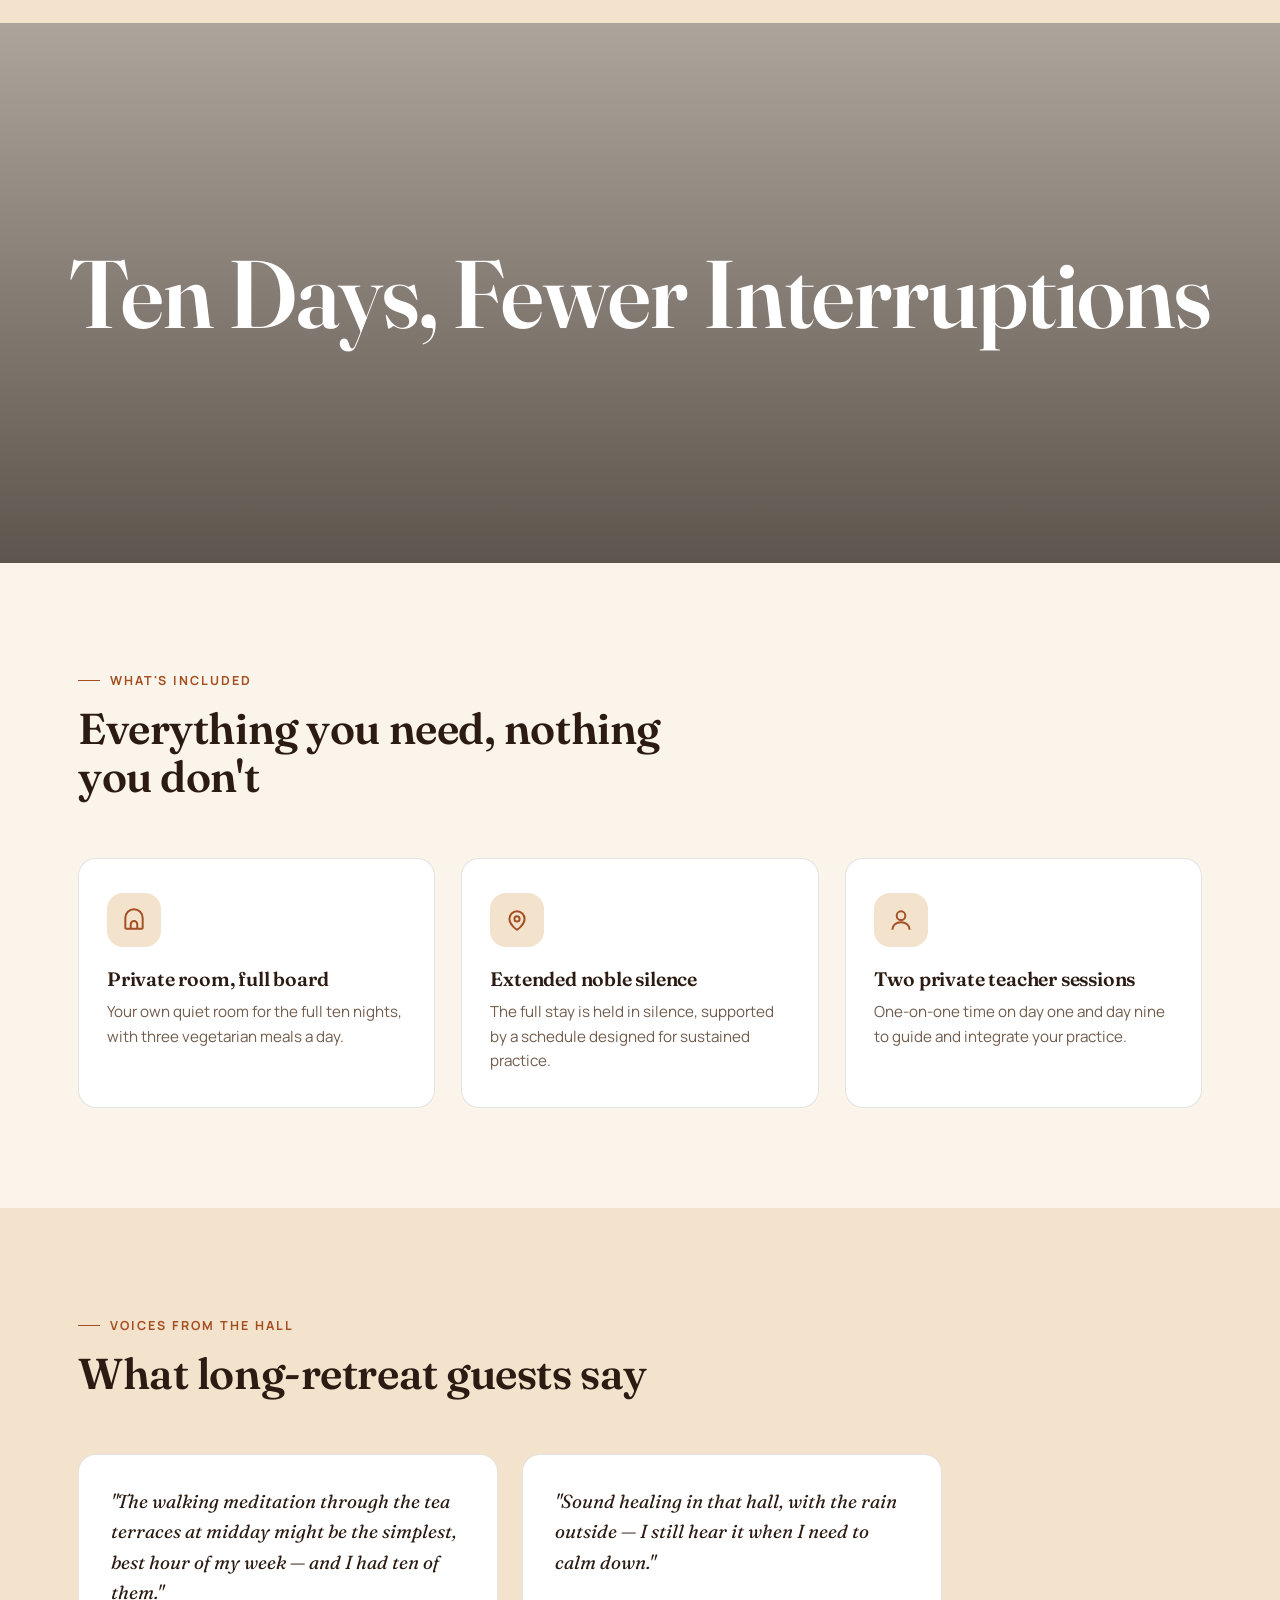
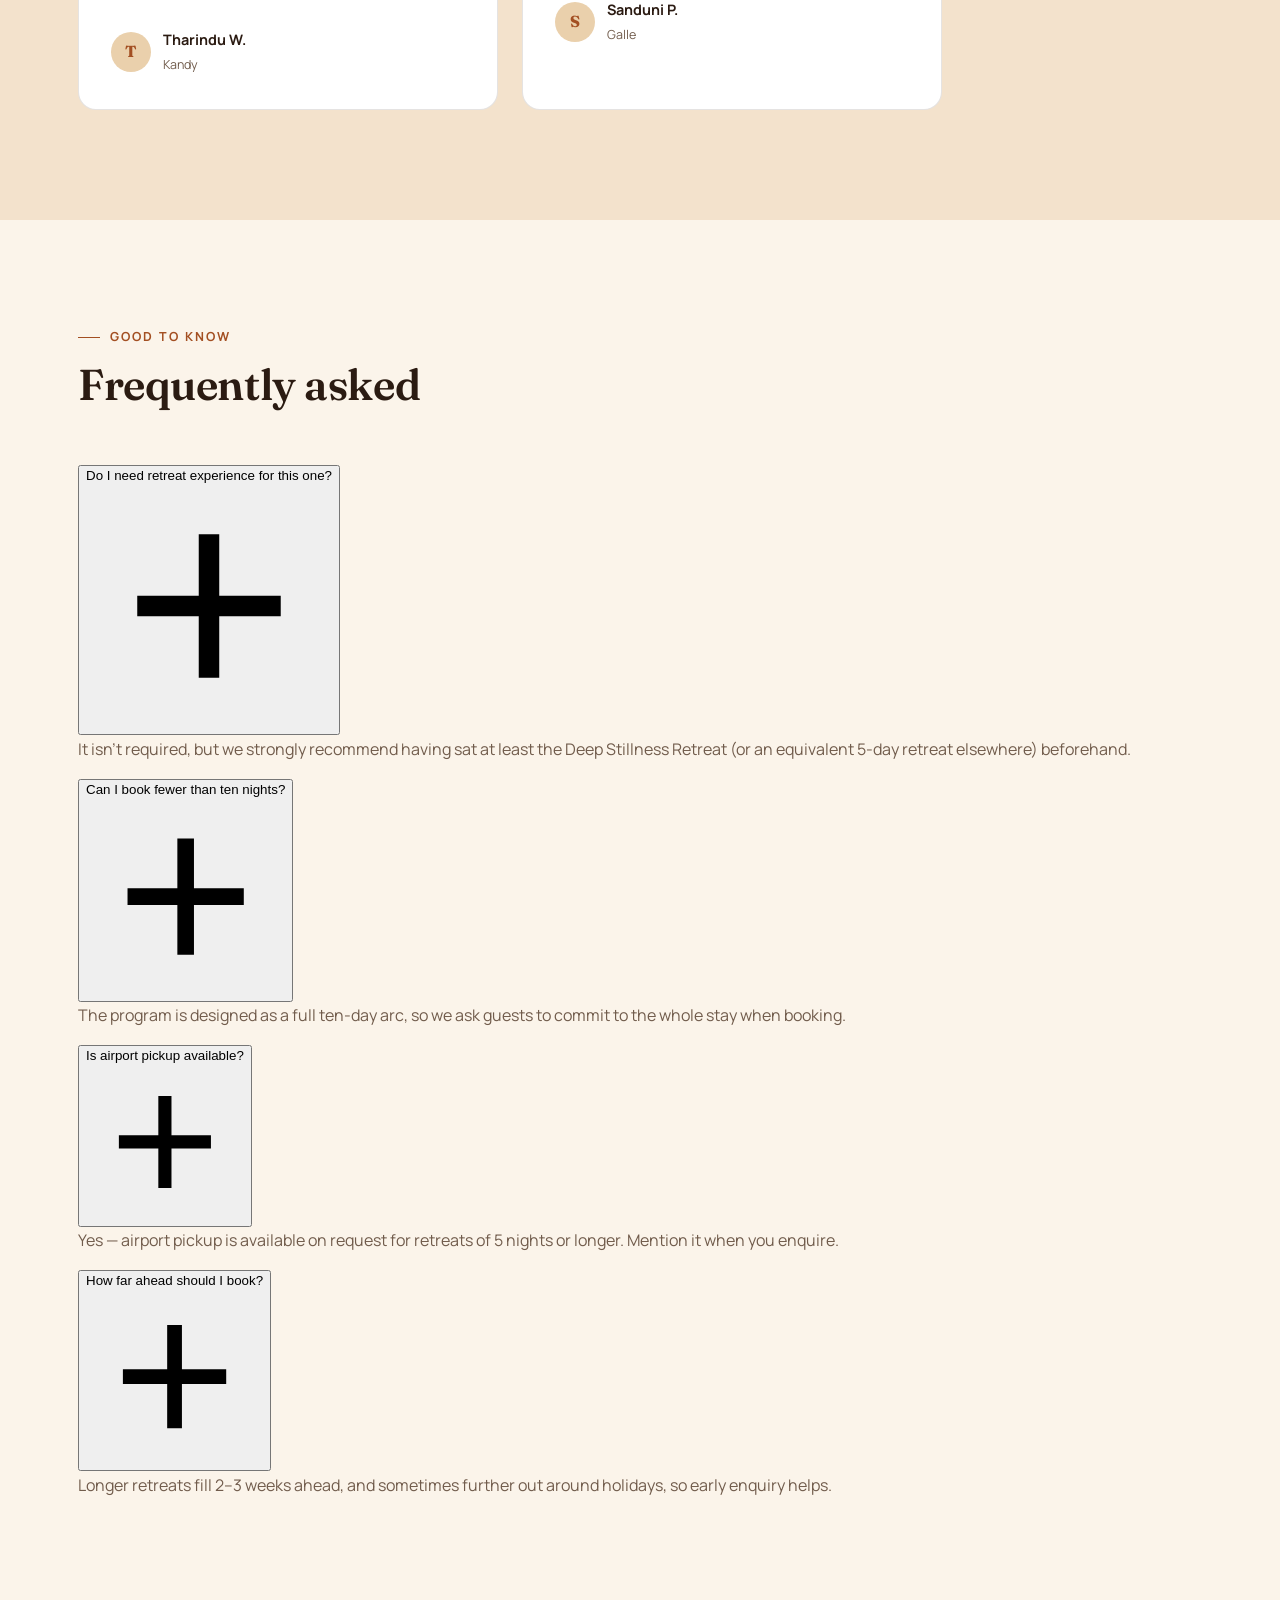
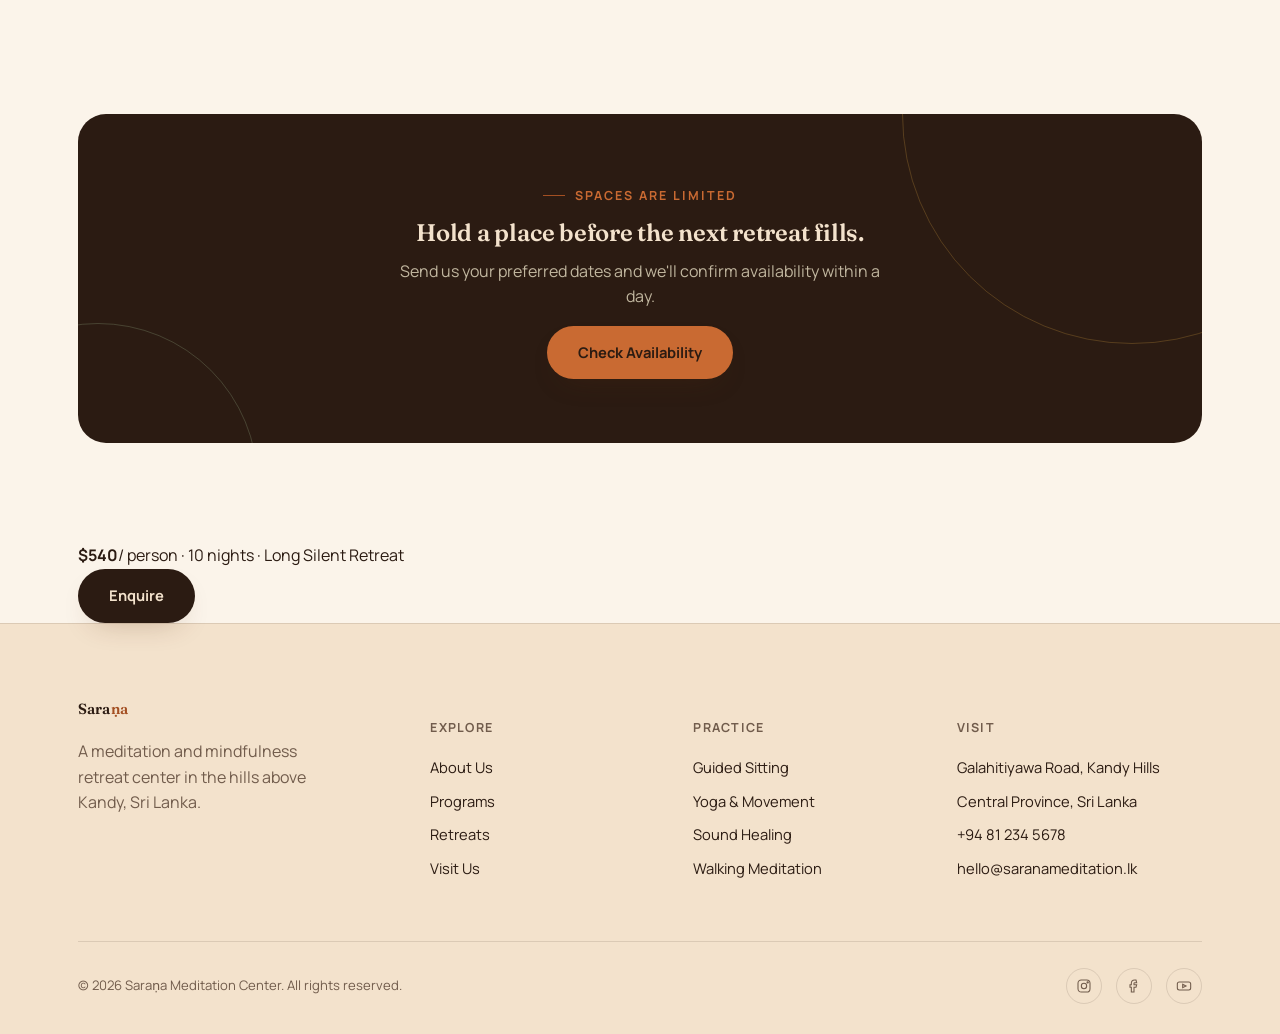
<file: retreat-long-silent.html>
<!DOCTYPE html>
<html lang="en">
<head>
<meta charset="UTF-8">
<meta name="viewport" content="width=device-width, initial-scale=1.0">
<title>Long Silent Retreat — Saraṇa Meditation Center</title>
<meta name="description" content="Our longest offering — ten days of extended noble silence and depth practice on the hillside above Kandy, Sri Lanka.">
<link rel="preconnect" href="https://fonts.googleapis.com">
<link href="https://fonts.googleapis.com/css2?family=Fraunces:ital,wght@0,400;0,500;0,600;1,500&family=Manrope:wght@400;500;600;700;800&display=swap" rel="stylesheet">
<link rel="stylesheet" href="style.css">
</head>
<body>

<div id="preloader" aria-hidden="true">
  <div class="preloader-mark">
    <div class="preloader-ring"></div>
    <div class="preloader-bud"></div>
  </div>
  <span class="preloader-word">Sara<b>ṇa</b></span>
</div>
<div class="cursor-dot" id="cursorDot" aria-hidden="true"></div>

<header class="site-header">
  <div class="container nav-wrap">
    <a href="index.html" class="logo">Sara<span>ṇa</span></a>
    <nav class="nav-links">
      <a href="index.html">Home</a>
      <a href="about.html">About</a>
      <a href="services.html">Programs</a>
      <a href="retreats.html">Retreats</a>
      <a href="contact.html">Visit Us</a>
    </nav>
    <a href="contact.html" class="btn btn-primary nav-cta">Book a Session</a>
    <button class="nav-toggle" aria-label="Toggle menu"><span></span></button>
  </div>
</header>

<main>

  <section class="retreat-hero">
    <div data-embers aria-hidden="true"></div>
    <div class="container retreat-hero-top">
      <p class="breadcrumb"><a href="retreats.html">Retreats</a> <svg viewBox="0 0 24 24" fill="none" stroke="currentColor" stroke-width="2"><path d="M9 6l6 6-6 6"/></svg> Long Silent Retreat</p>
      <p class="eyebrow">10 Days · Our Longest Offering</p>
      <h1 data-edit-key="rls_h1">Long Silent Retreat</h1>
      <p>For practitioners ready to sit with fewer interruptions and more depth. Ten days of extended noble silence, private teacher sessions, and a schedule built around sustained, quiet practice.</p>
    </div>
    <div class="container">
      <div class="retreat-hero-media" data-sticky-trigger>
        <img src="images/monk-walking-dhutanga.jpeg" alt="Monk walking a forest path near Saraṇa">
        <div class="retreat-hero-badges">
          <span class="retreat-hero-badge"><svg viewBox="0 0 24 24" fill="none" stroke="currentColor" stroke-width="1.8"><rect x="3" y="5" width="18" height="16" rx="2"/><path d="M8 3v4M16 3v4M3 10h18"/></svg>10 nights</span>
          <span class="retreat-hero-badge"><svg viewBox="0 0 24 24" fill="none" stroke="currentColor" stroke-width="1.8"><path d="M4 20V10a8 8 0 0 1 16 0v10M4 20h16M9 20v-4a3 3 0 0 1 6 0v4"/></svg>Private room</span>
          <span class="retreat-hero-badge"><svg viewBox="0 0 24 24" fill="none" stroke="currentColor" stroke-width="1.8"><circle cx="12" cy="8" r="4"/><path d="M4 21c0-4.4 3.6-7 8-7s8 2.6 8 7"/></svg>2 private sessions</span>
        </div>
      </div>
    </div>
  </section>

  <section>
    <div class="container split">
      <div class="reveal">
        <p class="eyebrow">Your Retreat</p>
        <h2 data-edit-key="rls_h2_intro">Room to go further.</h2>
        <p>Ten days gives the practice time to move past the surface. This retreat is built for guests who have already sat a shorter retreat and want fewer interruptions, longer sitting blocks, and more one-on-one time with a teacher to work through what comes up.</p>
        <p>Extended noble silence runs for the full stay, with two private teacher sessions scheduled across the ten days — one early, to set direction, and one near the end, to help you integrate what you've found.</p>
        <div class="price" style="margin-top:28px;">$<span class="price-count" data-value="540">0</span> <small>/ person, 10 nights</small></div>
        <a href="contact.html?program=Long%20Silent%20Retreat%20(10%20days)" class="btn btn-primary" style="margin-top:10px;">Enquire About This Retreat</a>
      </div>
      <div class="reveal">
        <div class="grid" style="grid-template-columns:1fr 1fr;gap:14px;">
          <div class="gallery-tile"><img src="images/monk-walking-dhutanga.jpeg" alt=""></div>
          <div class="gallery-tile"><img src="images/temple-walk-monk.jpeg" alt=""></div>
          <div class="gallery-tile" style="grid-column:span 2;"><img src="images/buddha-mountain-meditation.jpeg" alt=""></div>
        </div>
      </div>
    </div>
  </section>

  <section class="section-alt">
    <div class="container">
      <div class="section-head left">
        <p class="eyebrow">Day by Day</p>
        <h2>How the ten days unfold</h2>
      </div>
      <div class="itinerary">
        <div class="itinerary-item">
          <div class="itinerary-dot">1</div>
          <div class="itinerary-body">
            <h4>Arrival & first teacher session</h4>
            <p>Check in, settle into your private room, and meet one-on-one with a resident teacher to set intentions before noble silence begins.</p>
          </div>
        </div>
        <div class="itinerary-item">
          <div class="itinerary-dot">2–4</div>
          <div class="itinerary-body">
            <h4>Settling in</h4>
            <p>Longer sitting blocks and walking meditation, with the initial restlessness of arrival giving way to a steadier rhythm.</p>
          </div>
        </div>
        <div class="itinerary-item">
          <div class="itinerary-dot">5–8</div>
          <div class="itinerary-body">
            <h4>Sustained depth practice</h4>
            <p>The core of the retreat — extended silent sitting and walking, nightly guidance, and space to work through whatever the stillness surfaces.</p>
          </div>
        </div>
        <div class="itinerary-item">
          <div class="itinerary-dot">9</div>
          <div class="itinerary-body">
            <h4>Second teacher session</h4>
            <p>A private conversation to help translate ten days of practice into something you can carry home.</p>
          </div>
        </div>
        <div class="itinerary-item">
          <div class="itinerary-dot">10</div>
          <div class="itinerary-body">
            <h4>Closing & departure</h4>
            <p>Noble silence lifts after the final sitting, followed by a group closing circle and checkout by 11 AM.</p>
          </div>
        </div>
      </div>
    </div>
  </section>

  <!-- ============ PHOTO BAND ============ -->
  <section class="photo-band" style="background-image:url('images/temple-walk-monk.jpeg')">
    <div class="photo-band-scrim"></div>
    <h2>Ten Days, Fewer Interruptions</h2>
  </section>

  <section>
    <div class="container">
      <div class="section-head left">
        <p class="eyebrow">What's Included</p>
        <h2>Everything you need, nothing you don't</h2>
      </div>
      <div class="grid grid-3 reveal-stagger">
        <div class="card reveal r-item">
          <div class="card-icon"><svg viewBox="0 0 24 24" fill="none" stroke="currentColor" stroke-width="1.8"><path d="M4 20V10a8 8 0 0 1 16 0v10M4 20h16M9 20v-4a3 3 0 0 1 6 0v4"/></svg></div>
          <h3>Private room, full board</h3>
          <p>Your own quiet room for the full ten nights, with three vegetarian meals a day.</p>
        </div>
        <div class="card reveal r-item">
          <div class="card-icon"><svg viewBox="0 0 24 24" fill="none" stroke="currentColor" stroke-width="1.8"><path d="M12 21s-7-4.5-7-10a7 7 0 0 1 14 0c0 5.5-7 10-7 10z"/><circle cx="12" cy="11" r="2.4"/></svg></div>
          <h3>Extended noble silence</h3>
          <p>The full stay is held in silence, supported by a schedule designed for sustained practice.</p>
        </div>
        <div class="card reveal r-item">
          <div class="card-icon"><svg viewBox="0 0 24 24" fill="none" stroke="currentColor" stroke-width="1.8"><circle cx="12" cy="8" r="4"/><path d="M4 21c0-4.4 3.6-7 8-7s8 2.6 8 7"/></svg></div>
          <h3>Two private teacher sessions</h3>
          <p>One-on-one time on day one and day nine to guide and integrate your practice.</p>
        </div>
      </div>
    </div>
  </section>

  <section class="section-alt">
    <div class="container">
      <div class="section-head left">
        <p class="eyebrow">Voices from the Hall</p>
        <h2>What long-retreat guests say</h2>
      </div>
      <div class="quote-track reveal">
        <div class="quote-card">
          <p>"The walking meditation through the tea terraces at midday might be the simplest, best hour of my week — and I had ten of them."</p>
          <div class="quote-who">
            <div class="quote-avatar">T</div>
            <div><strong>Tharindu W.</strong><span>Kandy</span></div>
          </div>
        </div>
        <div class="quote-card">
          <p>"Sound healing in that hall, with the rain outside — I still hear it when I need to calm down."</p>
          <div class="quote-who">
            <div class="quote-avatar">S</div>
            <div><strong>Sanduni P.</strong><span>Galle</span></div>
          </div>
        </div>
      </div>
    </div>
  </section>

  <section>
    <div class="container">
      <div class="section-head left">
        <p class="eyebrow">Good to Know</p>
        <h2>Frequently asked</h2>
      </div>
      <div class="faq-list reveal">
        <div class="faq-item">
          <button class="faq-q"><span>Do I need retreat experience for this one?</span><span class="faq-q-icon"><svg viewBox="0 0 24 24" fill="none" stroke="currentColor" stroke-width="2"><path d="M12 5v14M5 12h14"/></svg></span></button>
          <div class="faq-a"><div class="faq-a-inner"><p>It isn't required, but we strongly recommend having sat at least the Deep Stillness Retreat (or an equivalent 5-day retreat elsewhere) beforehand.</p></div></div>
        </div>
        <div class="faq-item">
          <button class="faq-q"><span>Can I book fewer than ten nights?</span><span class="faq-q-icon"><svg viewBox="0 0 24 24" fill="none" stroke="currentColor" stroke-width="2"><path d="M12 5v14M5 12h14"/></svg></span></button>
          <div class="faq-a"><div class="faq-a-inner"><p>The program is designed as a full ten-day arc, so we ask guests to commit to the whole stay when booking.</p></div></div>
        </div>
        <div class="faq-item">
          <button class="faq-q"><span>Is airport pickup available?</span><span class="faq-q-icon"><svg viewBox="0 0 24 24" fill="none" stroke="currentColor" stroke-width="2"><path d="M12 5v14M5 12h14"/></svg></span></button>
          <div class="faq-a"><div class="faq-a-inner"><p>Yes — airport pickup is available on request for retreats of 5 nights or longer. Mention it when you enquire.</p></div></div>
        </div>
        <div class="faq-item">
          <button class="faq-q"><span>How far ahead should I book?</span><span class="faq-q-icon"><svg viewBox="0 0 24 24" fill="none" stroke="currentColor" stroke-width="2"><path d="M12 5v14M5 12h14"/></svg></span></button>
          <div class="faq-a"><div class="faq-a-inner"><p>Longer retreats fill 2–3 weeks ahead, and sometimes further out around holidays, so early enquiry helps.</p></div></div>
        </div>
      </div>
    </div>
  </section>

  <section>
    <div class="container">
      <div class="cta-band reveal">
        <div class="cta-ring"></div>
        <div class="cta-ring two"></div>
        <p class="eyebrow" style="justify-content:center;color:var(--gold)">Spaces Are Limited</p>
        <h2>Hold a place before the next retreat fills.</h2>
        <p>Send us your preferred dates and we'll confirm availability within a day.</p>
        <a href="contact.html?program=Long%20Silent%20Retreat%20(10%20days)" class="btn btn-primary">Check Availability</a>
      </div>
    </div>
  </section>

</main>

<div class="sticky-enquire" aria-hidden="false">
  <div class="container sticky-enquire-inner">
    <div class="sticky-enquire-info"><strong>$540</strong><span>/ person · 10 nights · Long Silent Retreat</span></div>
    <a href="contact.html?program=Long%20Silent%20Retreat%20(10%20days)" class="btn btn-primary">Enquire</a>
  </div>
</div>

<footer class="site-footer">
  <div class="container">
    <div class="footer-grid">
      <div>
        <a href="index.html" class="logo">Sara<span>ṇa</span></a>
        <p class="mt-40" style="margin-top:18px;max-width:260px;">A meditation and mindfulness retreat center in the hills above Kandy, Sri Lanka.</p>
      </div>
      <div>
        <h5>Explore</h5>
        <a href="about.html">About Us</a>
        <a href="services.html">Programs</a>
        <a href="retreats.html">Retreats</a>
        <a href="contact.html">Visit Us</a>
      </div>
      <div>
        <h5>Practice</h5>
        <a href="services.html">Guided Sitting</a>
        <a href="services.html">Yoga & Movement</a>
        <a href="services.html">Sound Healing</a>
        <a href="services.html">Walking Meditation</a>
      </div>
      <div>
        <h5>Visit</h5>
        <li>Galahitiyawa Road, Kandy Hills</li>
        <li>Central Province, Sri Lanka</li>
        <li>+94 81 234 5678</li>
        <li>hello@saranameditation.lk</li>
      </div>
    </div>
    <div class="footer-bottom">
      <span>© <span id="year"></span> Saraṇa Meditation Center. All rights reserved.</span>
      <div class="footer-social">
        <a href="#" aria-label="Instagram"><svg viewBox="0 0 24 24" fill="none" stroke="currentColor" stroke-width="1.6"><rect x="3" y="3" width="18" height="18" rx="5"/><circle cx="12" cy="12" r="4"/><circle cx="17.5" cy="6.5" r="1"/></svg></a>
        <a href="#" aria-label="Facebook"><svg viewBox="0 0 24 24" fill="none" stroke="currentColor" stroke-width="1.6"><path d="M15 3h-2a5 5 0 0 0-5 5v2H6v4h2v7h4v-7h3l1-4h-4V8a1 1 0 0 1 1-1h3z"/></svg></a>
        <a href="#" aria-label="YouTube"><svg viewBox="0 0 24 24" fill="none" stroke="currentColor" stroke-width="1.6"><rect x="2" y="6" width="20" height="12" rx="3"/><path d="M10 9.5l5 2.5-5 2.5z"/></svg></a>
      </div>
    </div>
  </div>
</footer>

<script src="script.js"></script>
</body>
</html>
</file>
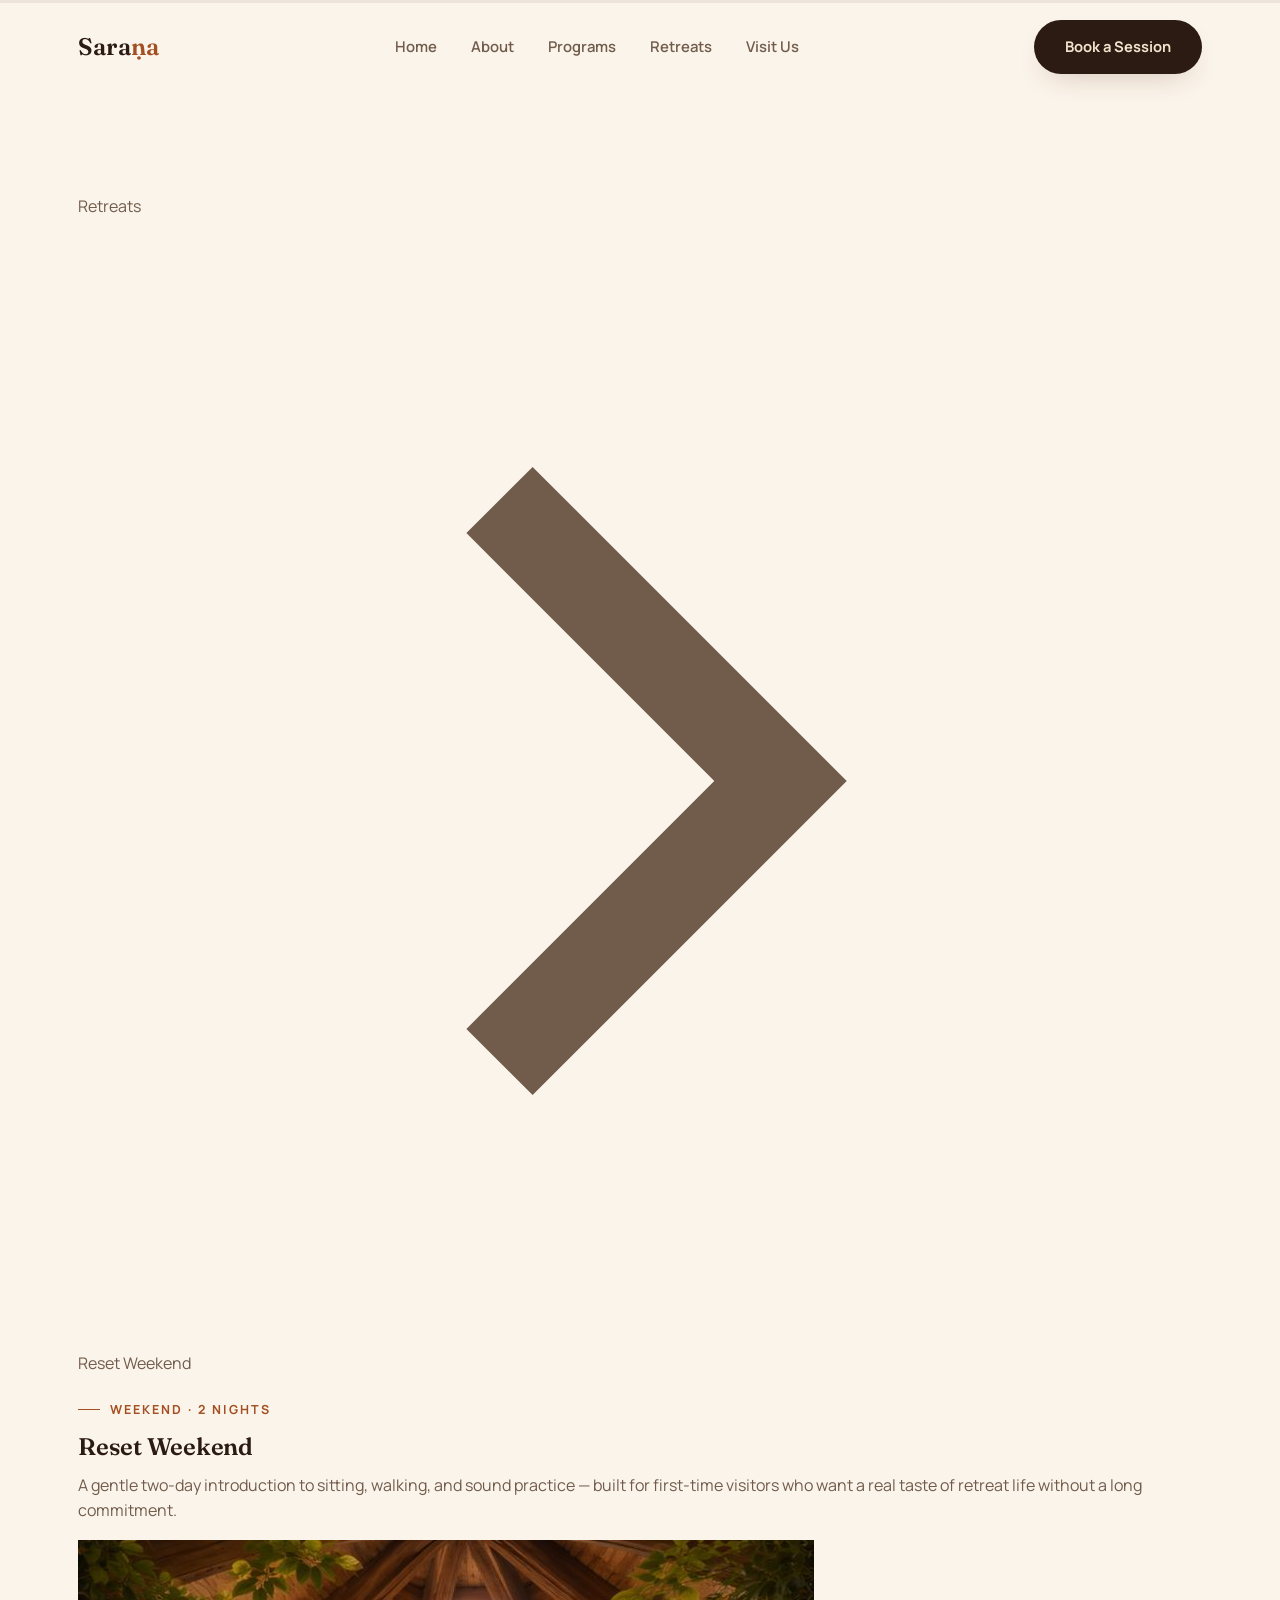
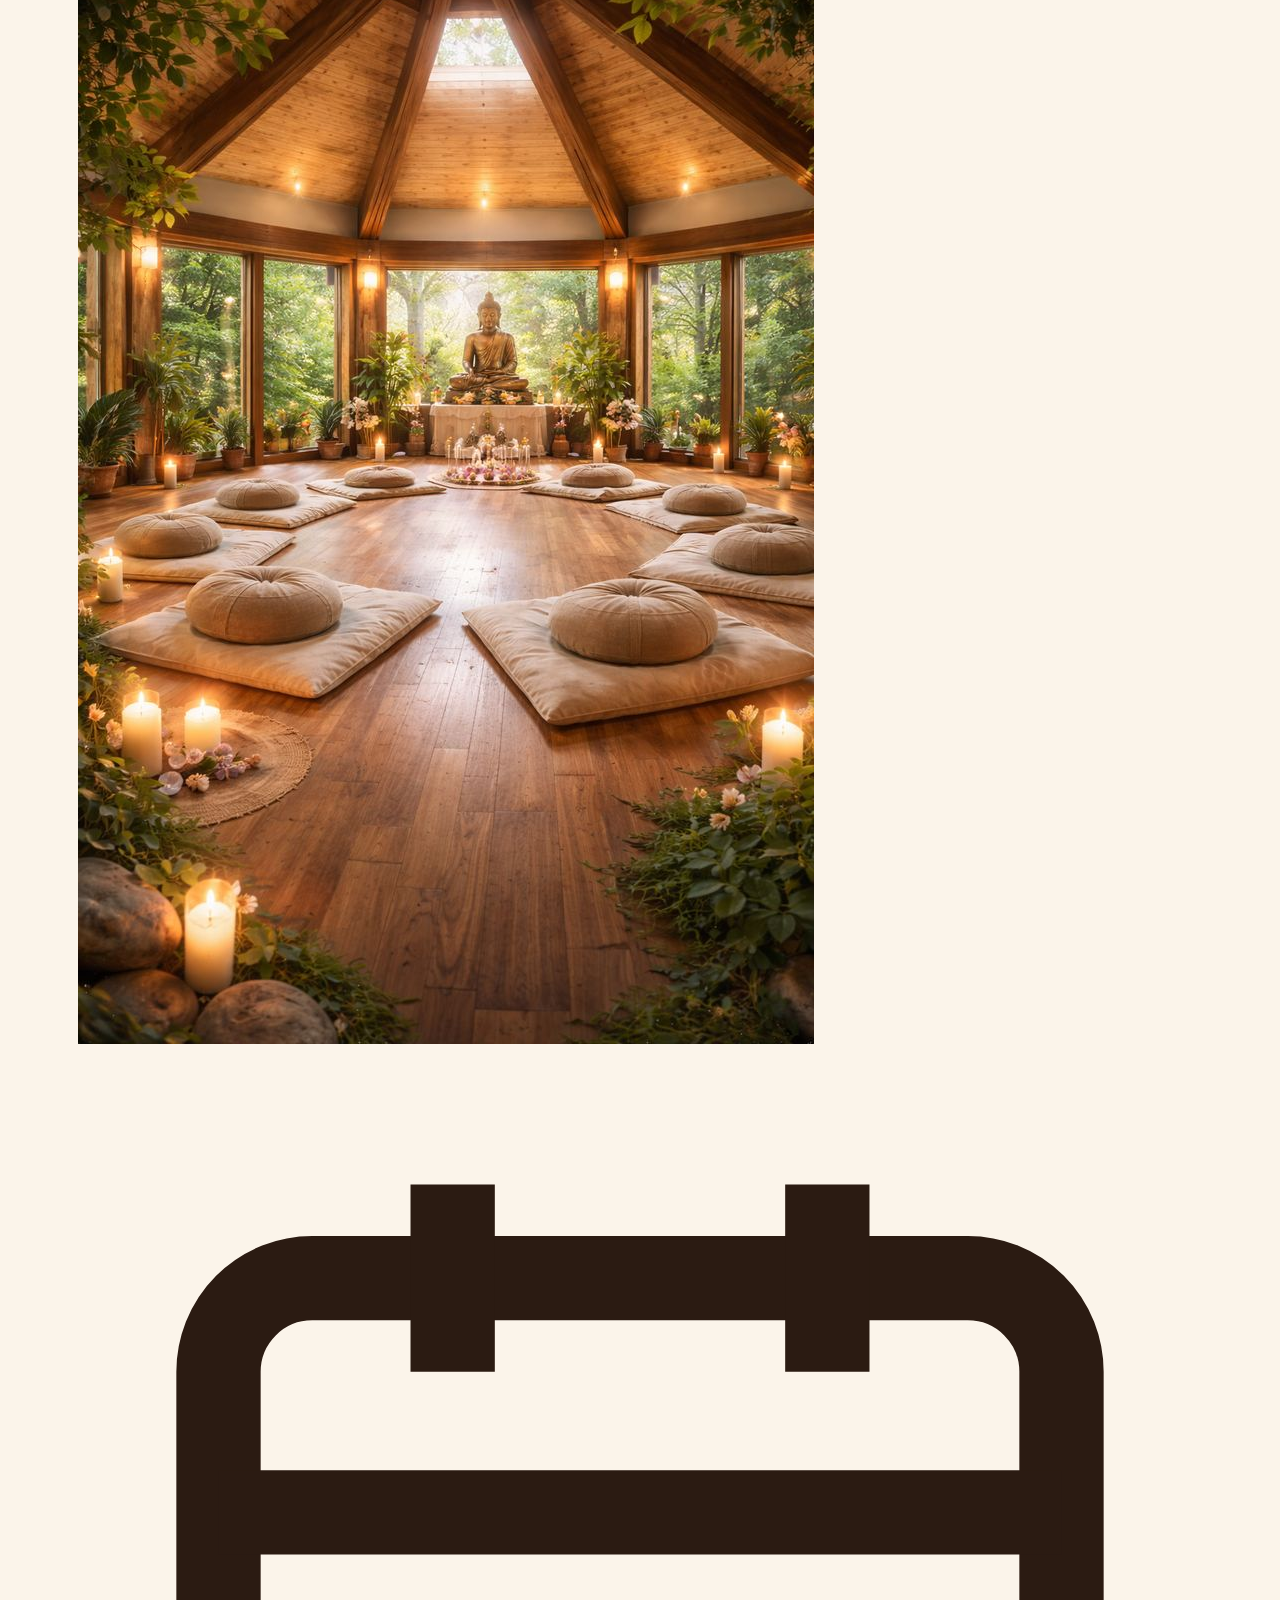
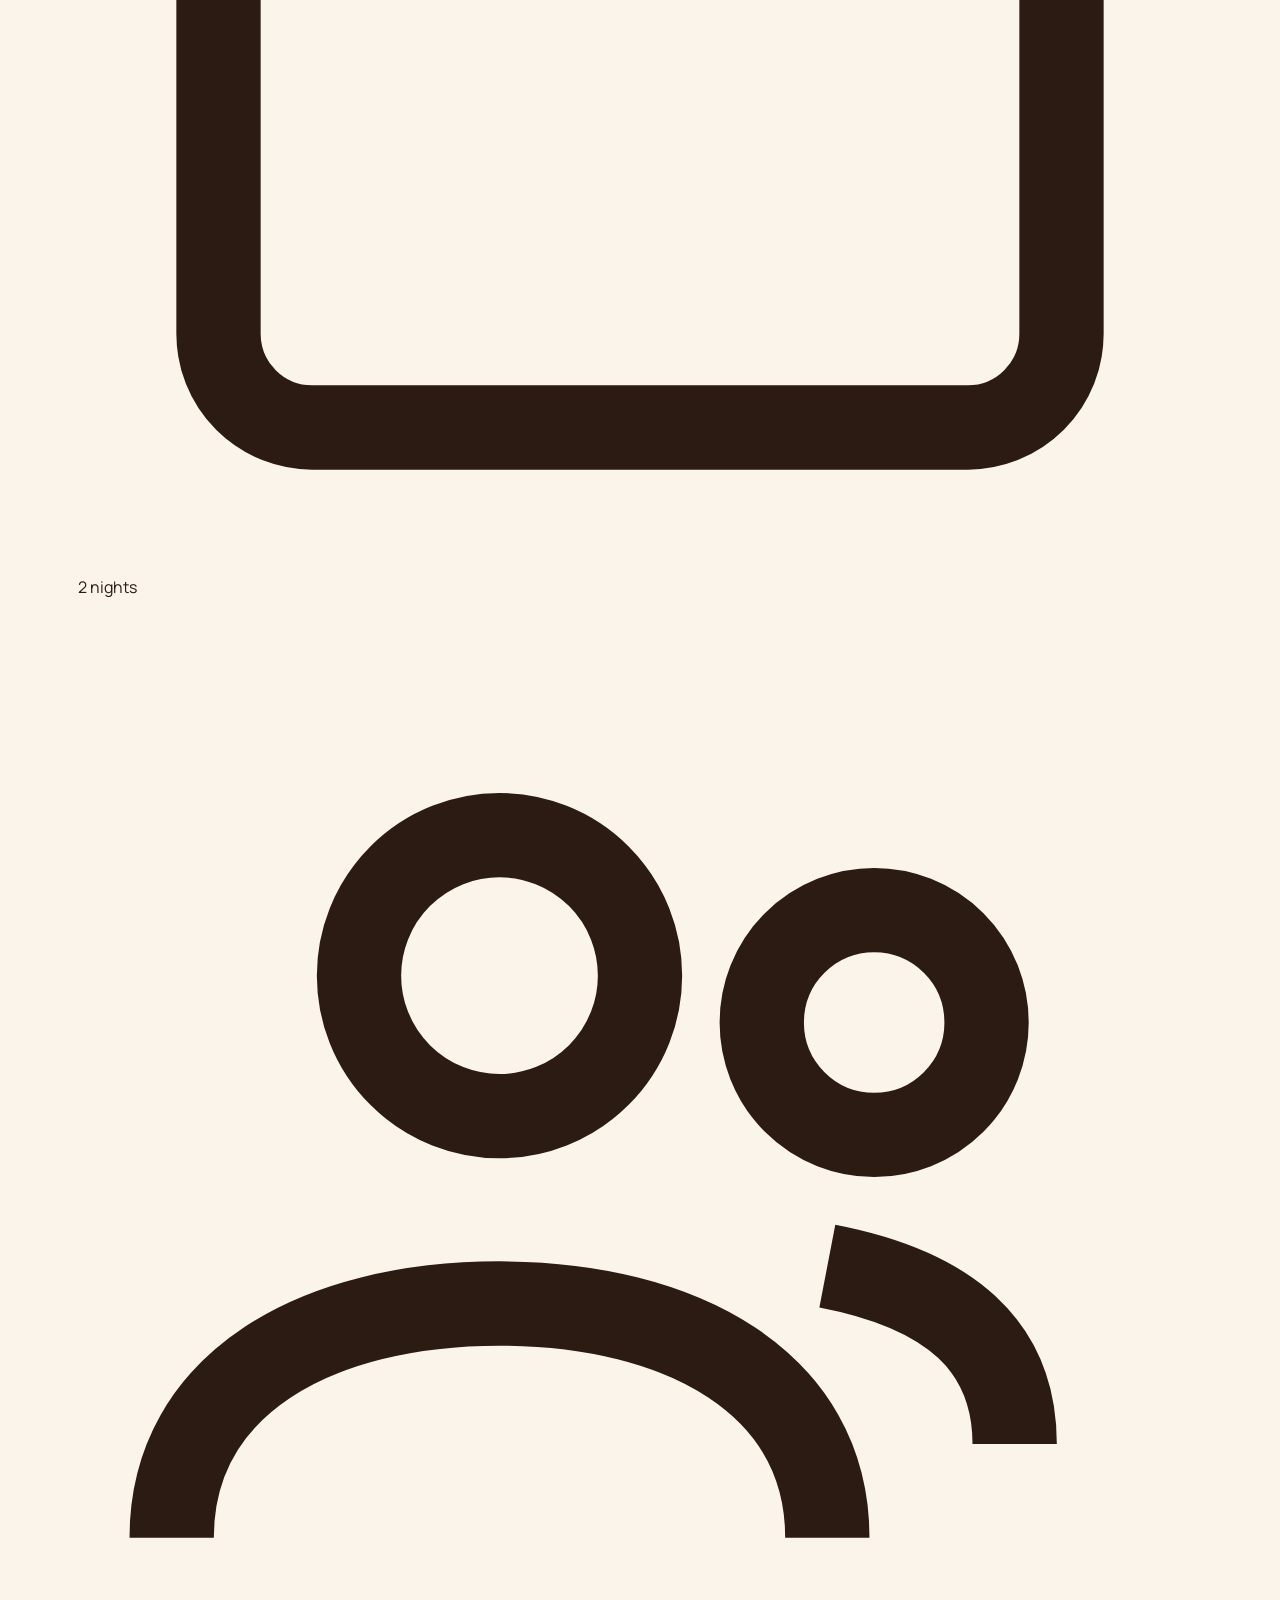
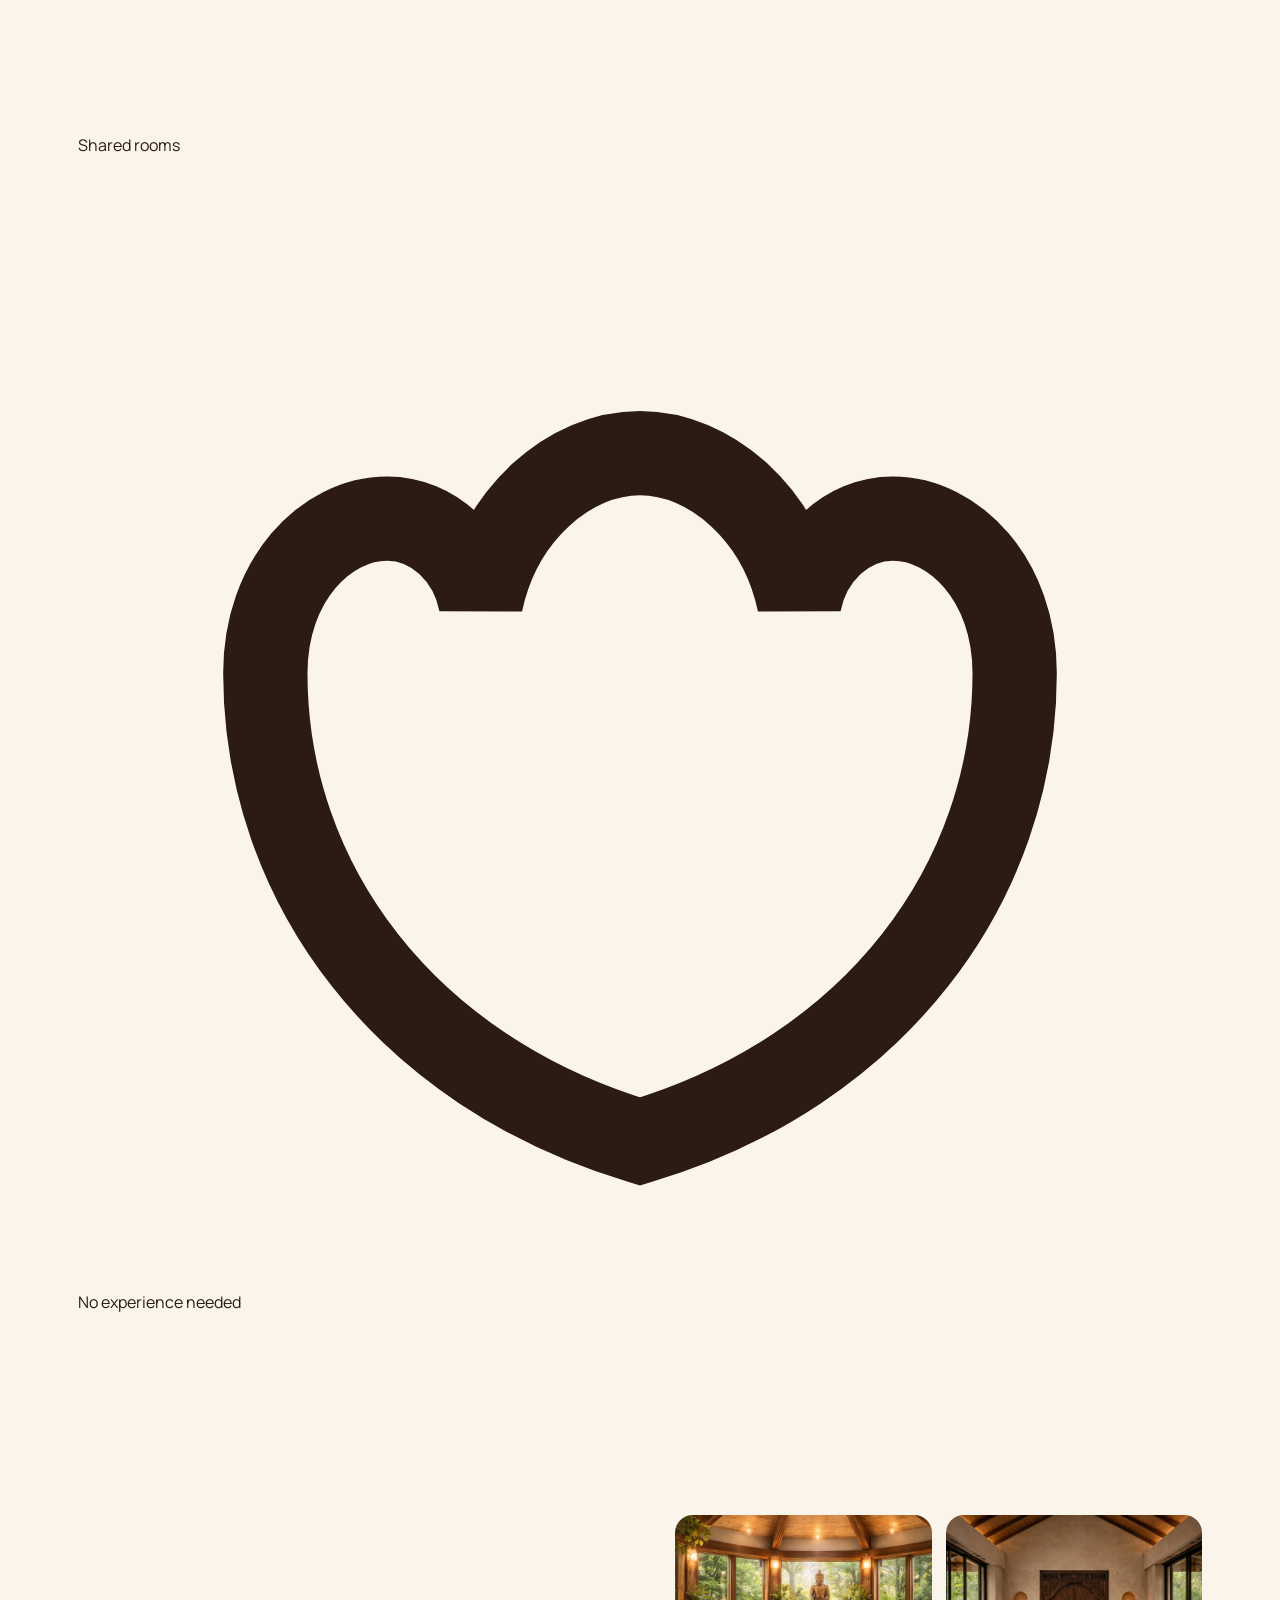
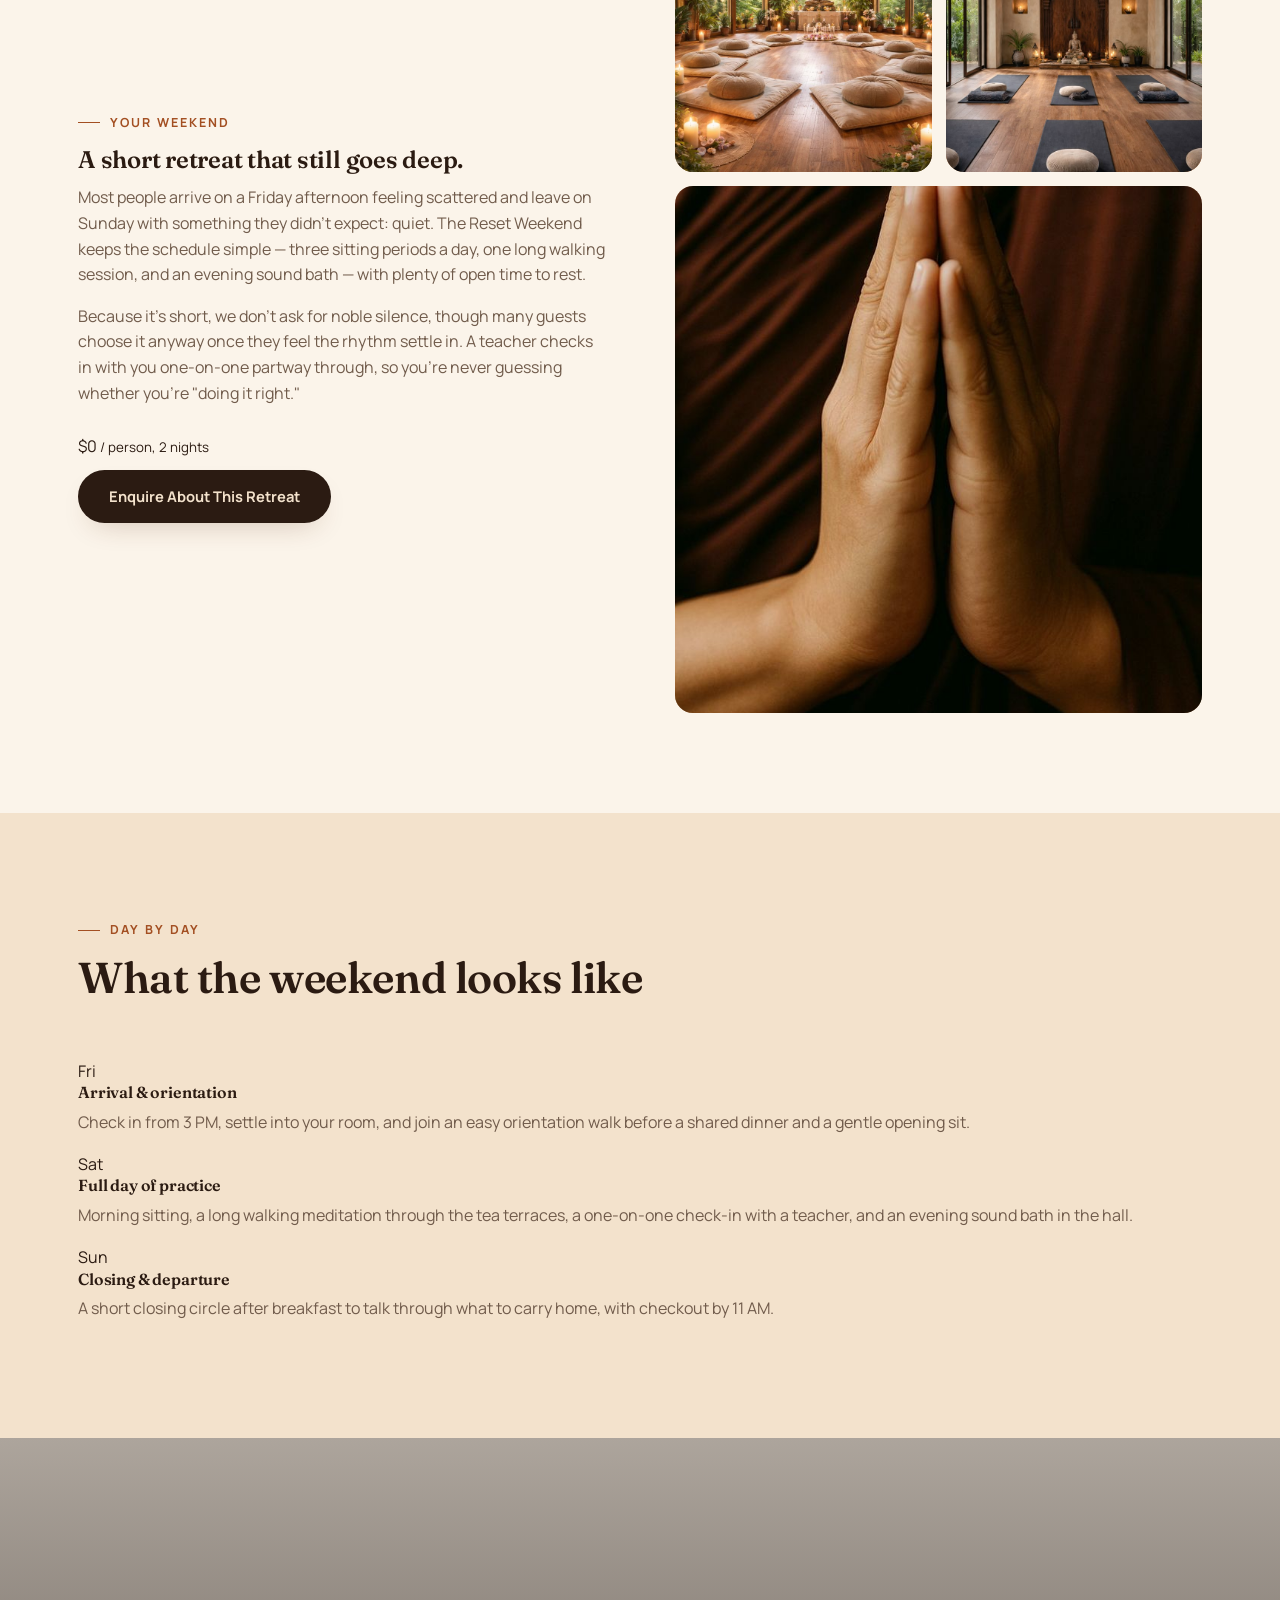
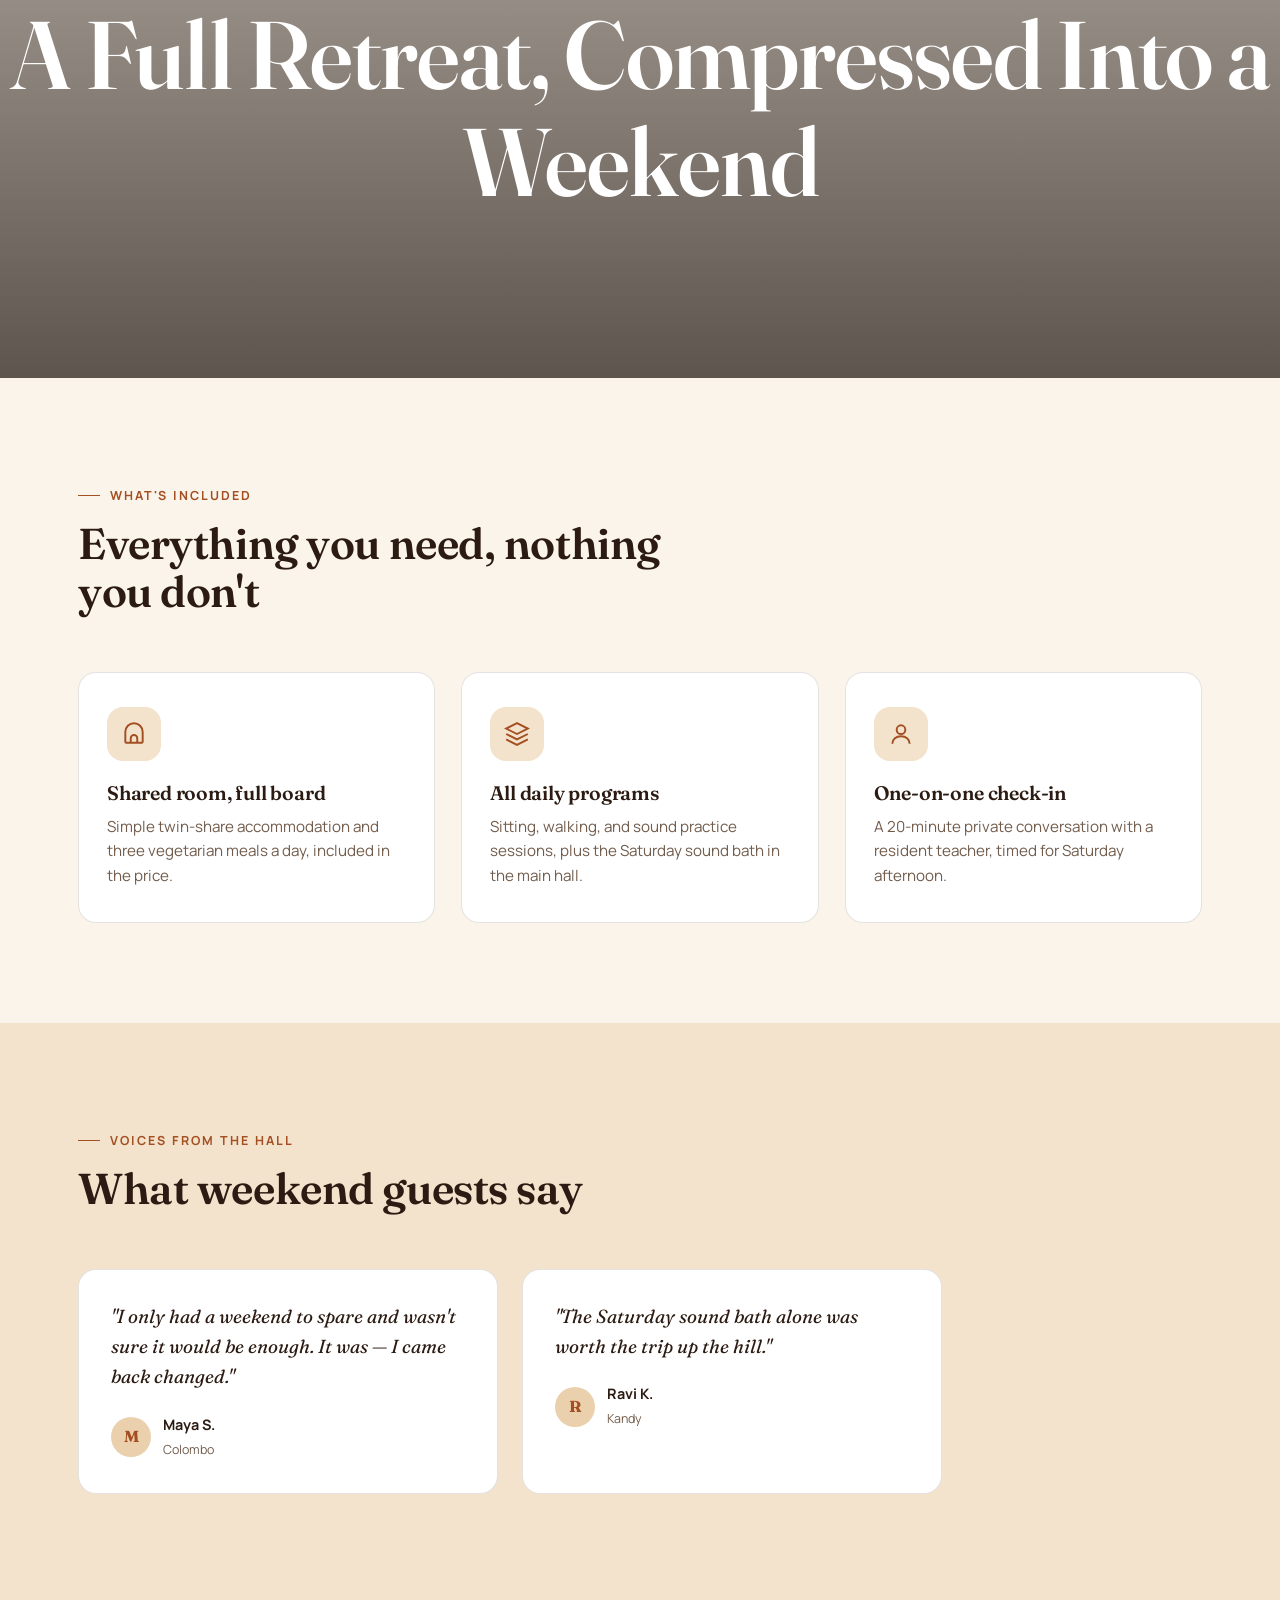
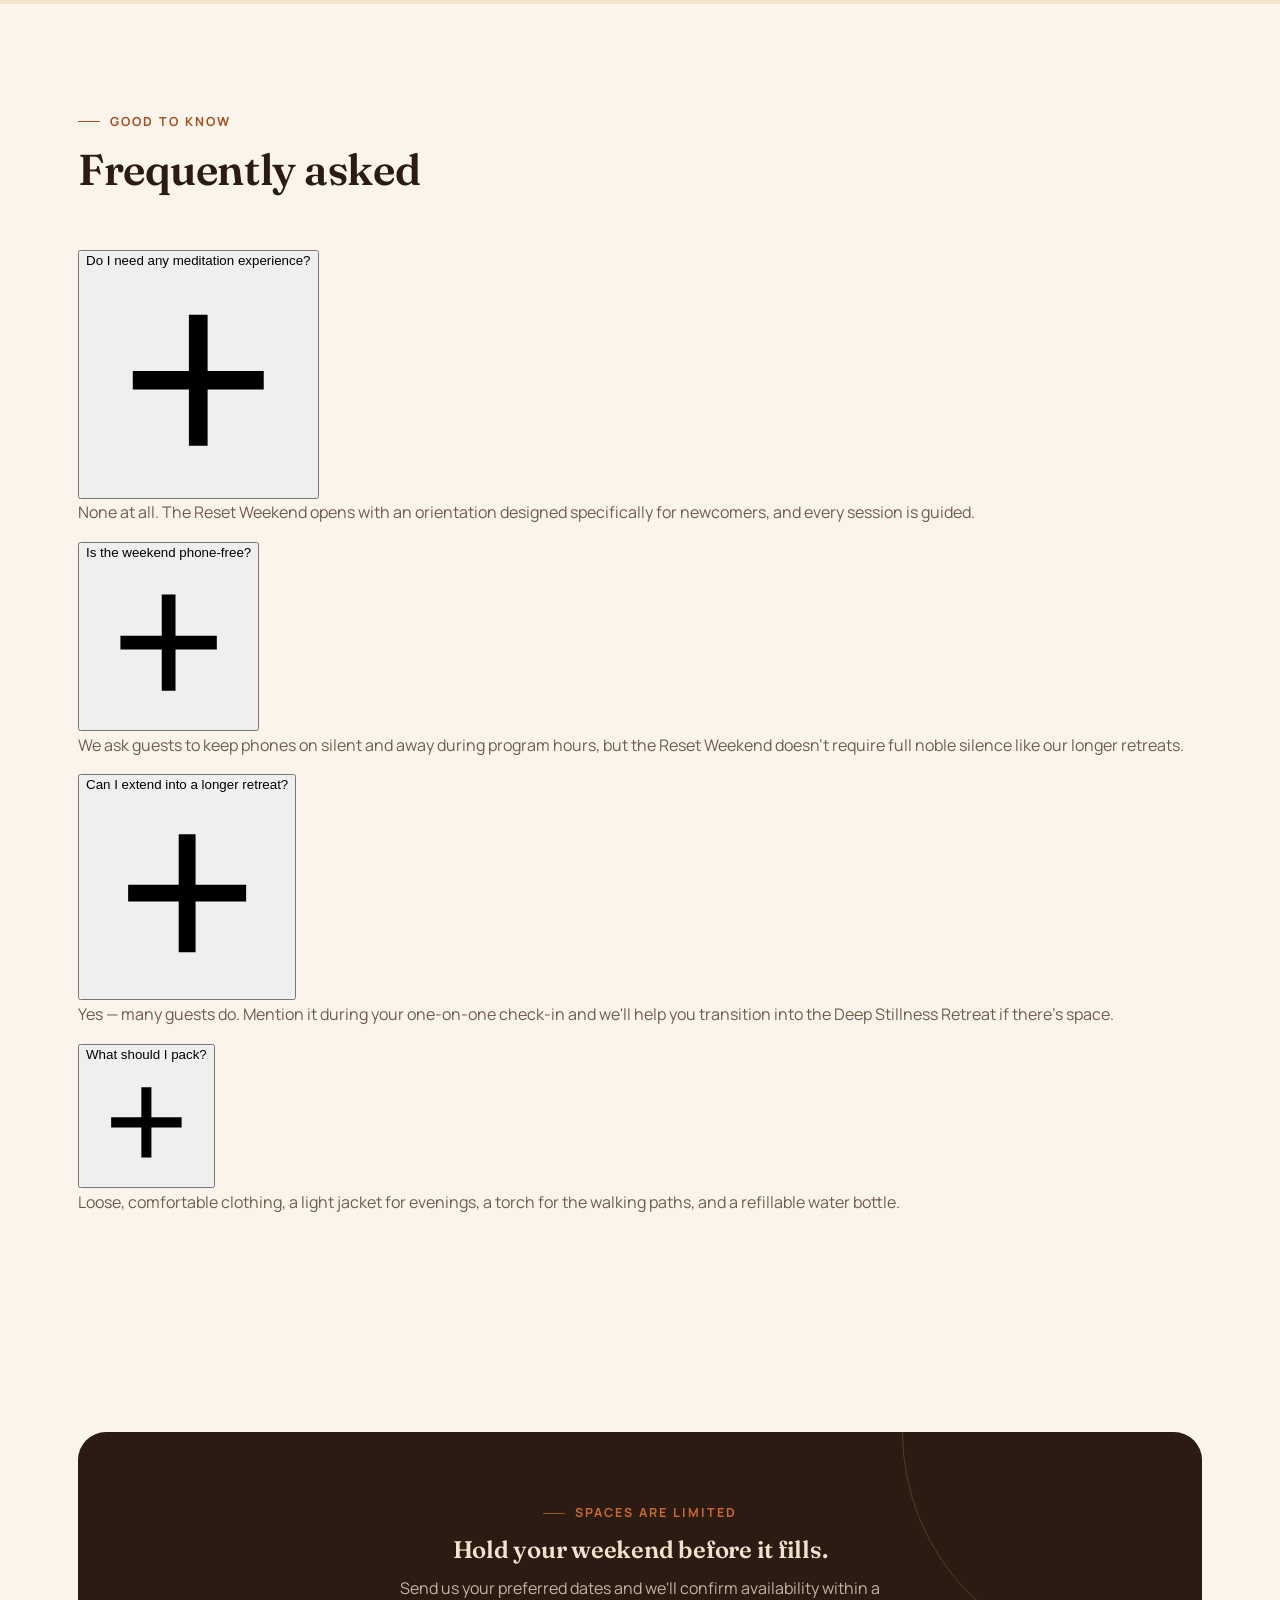
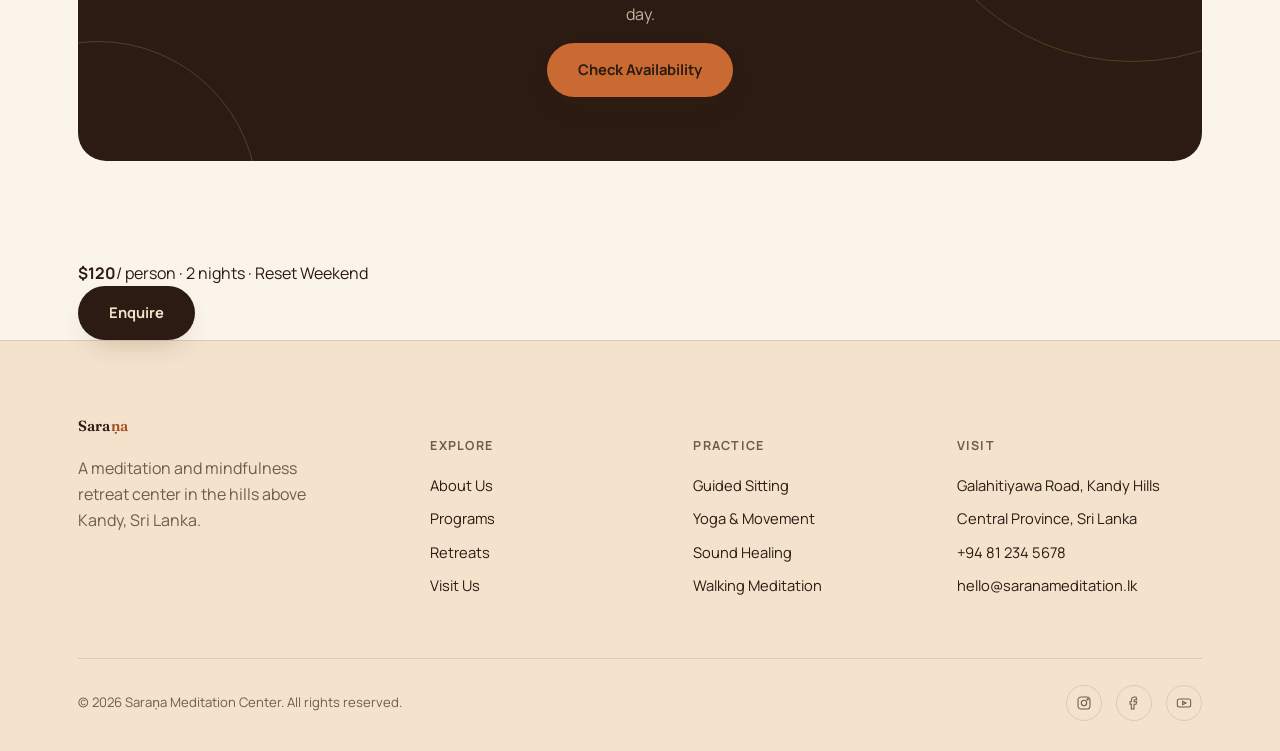
<file: retreat-reset-weekend.html>
<!DOCTYPE html>
<html lang="en">
<head>
<meta charset="UTF-8">
<meta name="viewport" content="width=device-width, initial-scale=1.0">
<title>Reset Weekend — Saraṇa Meditation Center</title>
<meta name="description" content="A gentle two-day introduction to sitting, walking, and sound practice on the hillside above Kandy, Sri Lanka.">
<link rel="preconnect" href="https://fonts.googleapis.com">
<link href="https://fonts.googleapis.com/css2?family=Fraunces:ital,wght@0,400;0,500;0,600;1,500&family=Manrope:wght@400;500;600;700;800&display=swap" rel="stylesheet">
<link rel="stylesheet" href="style.css">
</head>
<body>

<div id="preloader" aria-hidden="true">
  <div class="preloader-mark">
    <div class="preloader-ring"></div>
    <div class="preloader-bud"></div>
  </div>
  <span class="preloader-word">Sara<b>ṇa</b></span>
</div>
<div class="cursor-dot" id="cursorDot" aria-hidden="true"></div>

<header class="site-header">
  <div class="container nav-wrap">
    <a href="index.html" class="logo">Sara<span>ṇa</span></a>
    <nav class="nav-links">
      <a href="index.html">Home</a>
      <a href="about.html">About</a>
      <a href="services.html">Programs</a>
      <a href="retreats.html">Retreats</a>
      <a href="contact.html">Visit Us</a>
    </nav>
    <a href="contact.html" class="btn btn-primary nav-cta">Book a Session</a>
    <button class="nav-toggle" aria-label="Toggle menu"><span></span></button>
  </div>
</header>

<main>

  <section class="retreat-hero">
    <div data-embers aria-hidden="true"></div>
    <div class="container retreat-hero-top">
      <p class="breadcrumb"><a href="retreats.html">Retreats</a> <svg viewBox="0 0 24 24" fill="none" stroke="currentColor" stroke-width="2"><path d="M9 6l6 6-6 6"/></svg> Reset Weekend</p>
      <p class="eyebrow">Weekend · 2 Nights</p>
      <h1 data-edit-key="rrw_h1">Reset Weekend</h1>
      <p>A gentle two-day introduction to sitting, walking, and sound practice — built for first-time visitors who want a real taste of retreat life without a long commitment.</p>
    </div>
    <div class="container">
      <div class="retreat-hero-media" data-sticky-trigger>
        <img src="images/meditation-retreat-space.jpeg" alt="Meditation hall on the hillside at Saraṇa">
        <div class="retreat-hero-badges">
          <span class="retreat-hero-badge"><svg viewBox="0 0 24 24" fill="none" stroke="currentColor" stroke-width="1.8"><rect x="3" y="5" width="18" height="16" rx="2"/><path d="M8 3v4M16 3v4M3 10h18"/></svg>2 nights</span>
          <span class="retreat-hero-badge"><svg viewBox="0 0 24 24" fill="none" stroke="currentColor" stroke-width="1.8"><circle cx="9" cy="8" r="3"/><path d="M2 20c0-3.3 3.1-5 7-5s7 1.7 7 5"/><circle cx="17" cy="9" r="2.4"/><path d="M16 14.2c2.6.5 4 1.7 4 3.8"/></svg>Shared rooms</span>
          <span class="retreat-hero-badge"><svg viewBox="0 0 24 24" fill="none" stroke="currentColor" stroke-width="1.8"><path d="M12 21c-5-1.5-8-5.5-8-10 0-2 1.3-3.3 2.6-3.3 1 0 1.8.8 2 1.8.4-1.9 1.9-3.2 3.4-3.2s3 1.3 3.4 3.2c.2-1 1-1.8 2-1.8C18.7 7.7 20 9 20 11c0 4.5-3 8.5-8 10z"/></svg>No experience needed</span>
        </div>
      </div>
    </div>
  </section>

  <section>
    <div class="container split">
      <div class="reveal">
        <p class="eyebrow">Your Weekend</p>
        <h2 data-edit-key="rrw_h2_intro">A short retreat that still goes deep.</h2>
        <p>Most people arrive on a Friday afternoon feeling scattered and leave on Sunday with something they didn't expect: quiet. The Reset Weekend keeps the schedule simple — three sitting periods a day, one long walking session, and an evening sound bath — with plenty of open time to rest.</p>
        <p>Because it's short, we don't ask for noble silence, though many guests choose it anyway once they feel the rhythm settle in. A teacher checks in with you one-on-one partway through, so you're never guessing whether you're "doing it right."</p>
        <div class="price" style="margin-top:28px;">$<span class="price-count" data-value="120">0</span> <small>/ person, 2 nights</small></div>
        <a href="contact.html?program=Reset%20Weekend%20retreat" class="btn btn-primary" style="margin-top:10px;">Enquire About This Retreat</a>
      </div>
      <div class="reveal">
        <div class="grid" style="grid-template-columns:1fr 1fr;gap:14px;">
          <div class="gallery-tile"><img src="images/meditation-retreat-space.jpeg" alt=""></div>
          <div class="gallery-tile"><img src="images/yoga-studio-interior.jpeg" alt=""></div>
          <div class="gallery-tile" style="grid-column:span 2;"><img src="images/praying-hands.jpeg" alt=""></div>
        </div>
      </div>
    </div>
  </section>

  <section class="section-alt">
    <div class="container">
      <div class="section-head left">
        <p class="eyebrow">Day by Day</p>
        <h2>What the weekend looks like</h2>
      </div>
      <div class="itinerary">
        <div class="itinerary-item">
          <div class="itinerary-dot">Fri</div>
          <div class="itinerary-body">
            <h4>Arrival & orientation</h4>
            <p>Check in from 3 PM, settle into your room, and join an easy orientation walk before a shared dinner and a gentle opening sit.</p>
          </div>
        </div>
        <div class="itinerary-item">
          <div class="itinerary-dot">Sat</div>
          <div class="itinerary-body">
            <h4>Full day of practice</h4>
            <p>Morning sitting, a long walking meditation through the tea terraces, a one-on-one check-in with a teacher, and an evening sound bath in the hall.</p>
          </div>
        </div>
        <div class="itinerary-item">
          <div class="itinerary-dot">Sun</div>
          <div class="itinerary-body">
            <h4>Closing & departure</h4>
            <p>A short closing circle after breakfast to talk through what to carry home, with checkout by 11 AM.</p>
          </div>
        </div>
      </div>
    </div>
  </section>

  <!-- ============ PHOTO BAND ============ -->
  <section class="photo-band" style="background-image:url('images/meditation-silhouette.jpeg')">
    <div class="photo-band-scrim"></div>
    <h2>A Full Retreat, Compressed Into a Weekend</h2>
  </section>

  <section>
    <div class="container">
      <div class="section-head left">
        <p class="eyebrow">What's Included</p>
        <h2>Everything you need, nothing you don't</h2>
      </div>
      <div class="grid grid-3 reveal-stagger">
        <div class="card reveal r-item">
          <div class="card-icon"><svg viewBox="0 0 24 24" fill="none" stroke="currentColor" stroke-width="1.8"><path d="M4 20V10a8 8 0 0 1 16 0v10M4 20h16M9 20v-4a3 3 0 0 1 6 0v4"/></svg></div>
          <h3>Shared room, full board</h3>
          <p>Simple twin-share accommodation and three vegetarian meals a day, included in the price.</p>
        </div>
        <div class="card reveal r-item">
          <div class="card-icon"><svg viewBox="0 0 24 24" fill="none" stroke="currentColor" stroke-width="1.8"><path d="M12 2L2 7l10 5 10-5-10-5zM2 17l10 5 10-5M2 12l10 5 10-5"/></svg></div>
          <h3>All daily programs</h3>
          <p>Sitting, walking, and sound practice sessions, plus the Saturday sound bath in the main hall.</p>
        </div>
        <div class="card reveal r-item">
          <div class="card-icon"><svg viewBox="0 0 24 24" fill="none" stroke="currentColor" stroke-width="1.8"><circle cx="12" cy="8" r="4"/><path d="M4 21c0-4.4 3.6-7 8-7s8 2.6 8 7"/></svg></div>
          <h3>One-on-one check-in</h3>
          <p>A 20-minute private conversation with a resident teacher, timed for Saturday afternoon.</p>
        </div>
      </div>
    </div>
  </section>

  <section class="section-alt">
    <div class="container">
      <div class="section-head left">
        <p class="eyebrow">Voices from the Hall</p>
        <h2>What weekend guests say</h2>
      </div>
      <div class="quote-track reveal">
        <div class="quote-card">
          <p>"I only had a weekend to spare and wasn't sure it would be enough. It was — I came back changed."</p>
          <div class="quote-who">
            <div class="quote-avatar">M</div>
            <div><strong>Maya S.</strong><span>Colombo</span></div>
          </div>
        </div>
        <div class="quote-card">
          <p>"The Saturday sound bath alone was worth the trip up the hill."</p>
          <div class="quote-who">
            <div class="quote-avatar">R</div>
            <div><strong>Ravi K.</strong><span>Kandy</span></div>
          </div>
        </div>
      </div>
    </div>
  </section>

  <section>
    <div class="container">
      <div class="section-head left">
        <p class="eyebrow">Good to Know</p>
        <h2>Frequently asked</h2>
      </div>
      <div class="faq-list reveal">
        <div class="faq-item">
          <button class="faq-q"><span>Do I need any meditation experience?</span><span class="faq-q-icon"><svg viewBox="0 0 24 24" fill="none" stroke="currentColor" stroke-width="2"><path d="M12 5v14M5 12h14"/></svg></span></button>
          <div class="faq-a"><div class="faq-a-inner"><p>None at all. The Reset Weekend opens with an orientation designed specifically for newcomers, and every session is guided.</p></div></div>
        </div>
        <div class="faq-item">
          <button class="faq-q"><span>Is the weekend phone-free?</span><span class="faq-q-icon"><svg viewBox="0 0 24 24" fill="none" stroke="currentColor" stroke-width="2"><path d="M12 5v14M5 12h14"/></svg></span></button>
          <div class="faq-a"><div class="faq-a-inner"><p>We ask guests to keep phones on silent and away during program hours, but the Reset Weekend doesn't require full noble silence like our longer retreats.</p></div></div>
        </div>
        <div class="faq-item">
          <button class="faq-q"><span>Can I extend into a longer retreat?</span><span class="faq-q-icon"><svg viewBox="0 0 24 24" fill="none" stroke="currentColor" stroke-width="2"><path d="M12 5v14M5 12h14"/></svg></span></button>
          <div class="faq-a"><div class="faq-a-inner"><p>Yes — many guests do. Mention it during your one-on-one check-in and we'll help you transition into the Deep Stillness Retreat if there's space.</p></div></div>
        </div>
        <div class="faq-item">
          <button class="faq-q"><span>What should I pack?</span><span class="faq-q-icon"><svg viewBox="0 0 24 24" fill="none" stroke="currentColor" stroke-width="2"><path d="M12 5v14M5 12h14"/></svg></span></button>
          <div class="faq-a"><div class="faq-a-inner"><p>Loose, comfortable clothing, a light jacket for evenings, a torch for the walking paths, and a refillable water bottle.</p></div></div>
        </div>
      </div>
    </div>
  </section>

  <section>
    <div class="container">
      <div class="cta-band reveal">
        <div class="cta-ring"></div>
        <div class="cta-ring two"></div>
        <p class="eyebrow" style="justify-content:center;color:var(--gold)">Spaces Are Limited</p>
        <h2>Hold your weekend before it fills.</h2>
        <p>Send us your preferred dates and we'll confirm availability within a day.</p>
        <a href="contact.html?program=Reset%20Weekend%20retreat" class="btn btn-primary">Check Availability</a>
      </div>
    </div>
  </section>

</main>

<div class="sticky-enquire" aria-hidden="false">
  <div class="container sticky-enquire-inner">
    <div class="sticky-enquire-info"><strong>$120</strong><span>/ person · 2 nights · Reset Weekend</span></div>
    <a href="contact.html?program=Reset%20Weekend%20retreat" class="btn btn-primary">Enquire</a>
  </div>
</div>

<footer class="site-footer">
  <div class="container">
    <div class="footer-grid">
      <div>
        <a href="index.html" class="logo">Sara<span>ṇa</span></a>
        <p class="mt-40" style="margin-top:18px;max-width:260px;">A meditation and mindfulness retreat center in the hills above Kandy, Sri Lanka.</p>
      </div>
      <div>
        <h5>Explore</h5>
        <a href="about.html">About Us</a>
        <a href="services.html">Programs</a>
        <a href="retreats.html">Retreats</a>
        <a href="contact.html">Visit Us</a>
      </div>
      <div>
        <h5>Practice</h5>
        <a href="services.html">Guided Sitting</a>
        <a href="services.html">Yoga & Movement</a>
        <a href="services.html">Sound Healing</a>
        <a href="services.html">Walking Meditation</a>
      </div>
      <div>
        <h5>Visit</h5>
        <li>Galahitiyawa Road, Kandy Hills</li>
        <li>Central Province, Sri Lanka</li>
        <li>+94 81 234 5678</li>
        <li>hello@saranameditation.lk</li>
      </div>
    </div>
    <div class="footer-bottom">
      <span>© <span id="year"></span> Saraṇa Meditation Center. All rights reserved.</span>
      <div class="footer-social">
        <a href="#" aria-label="Instagram"><svg viewBox="0 0 24 24" fill="none" stroke="currentColor" stroke-width="1.6"><rect x="3" y="3" width="18" height="18" rx="5"/><circle cx="12" cy="12" r="4"/><circle cx="17.5" cy="6.5" r="1"/></svg></a>
        <a href="#" aria-label="Facebook"><svg viewBox="0 0 24 24" fill="none" stroke="currentColor" stroke-width="1.6"><path d="M15 3h-2a5 5 0 0 0-5 5v2H6v4h2v7h4v-7h3l1-4h-4V8a1 1 0 0 1 1-1h3z"/></svg></a>
        <a href="#" aria-label="YouTube"><svg viewBox="0 0 24 24" fill="none" stroke="currentColor" stroke-width="1.6"><rect x="2" y="6" width="20" height="12" rx="3"/><path d="M10 9.5l5 2.5-5 2.5z"/></svg></a>
      </div>
    </div>
  </div>
</footer>

<script src="script.js"></script>
</body>
</html>
</file>
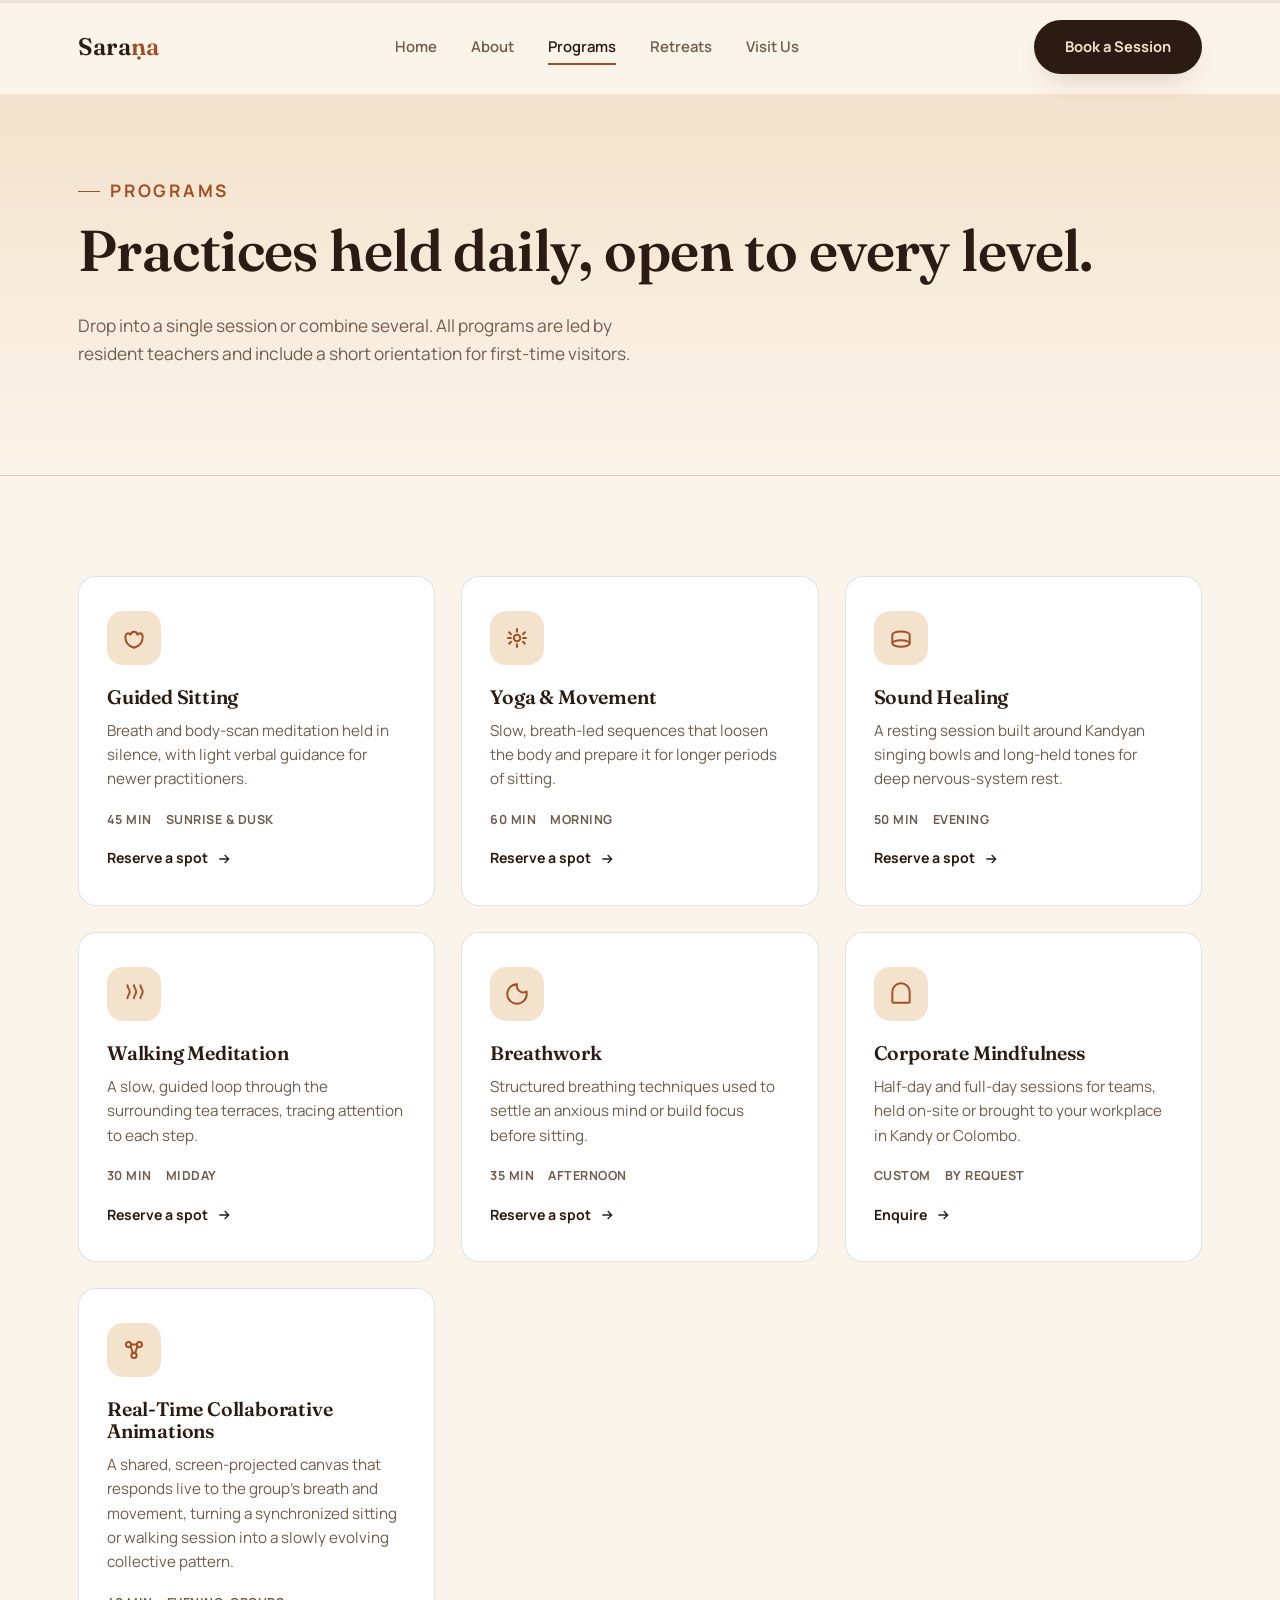
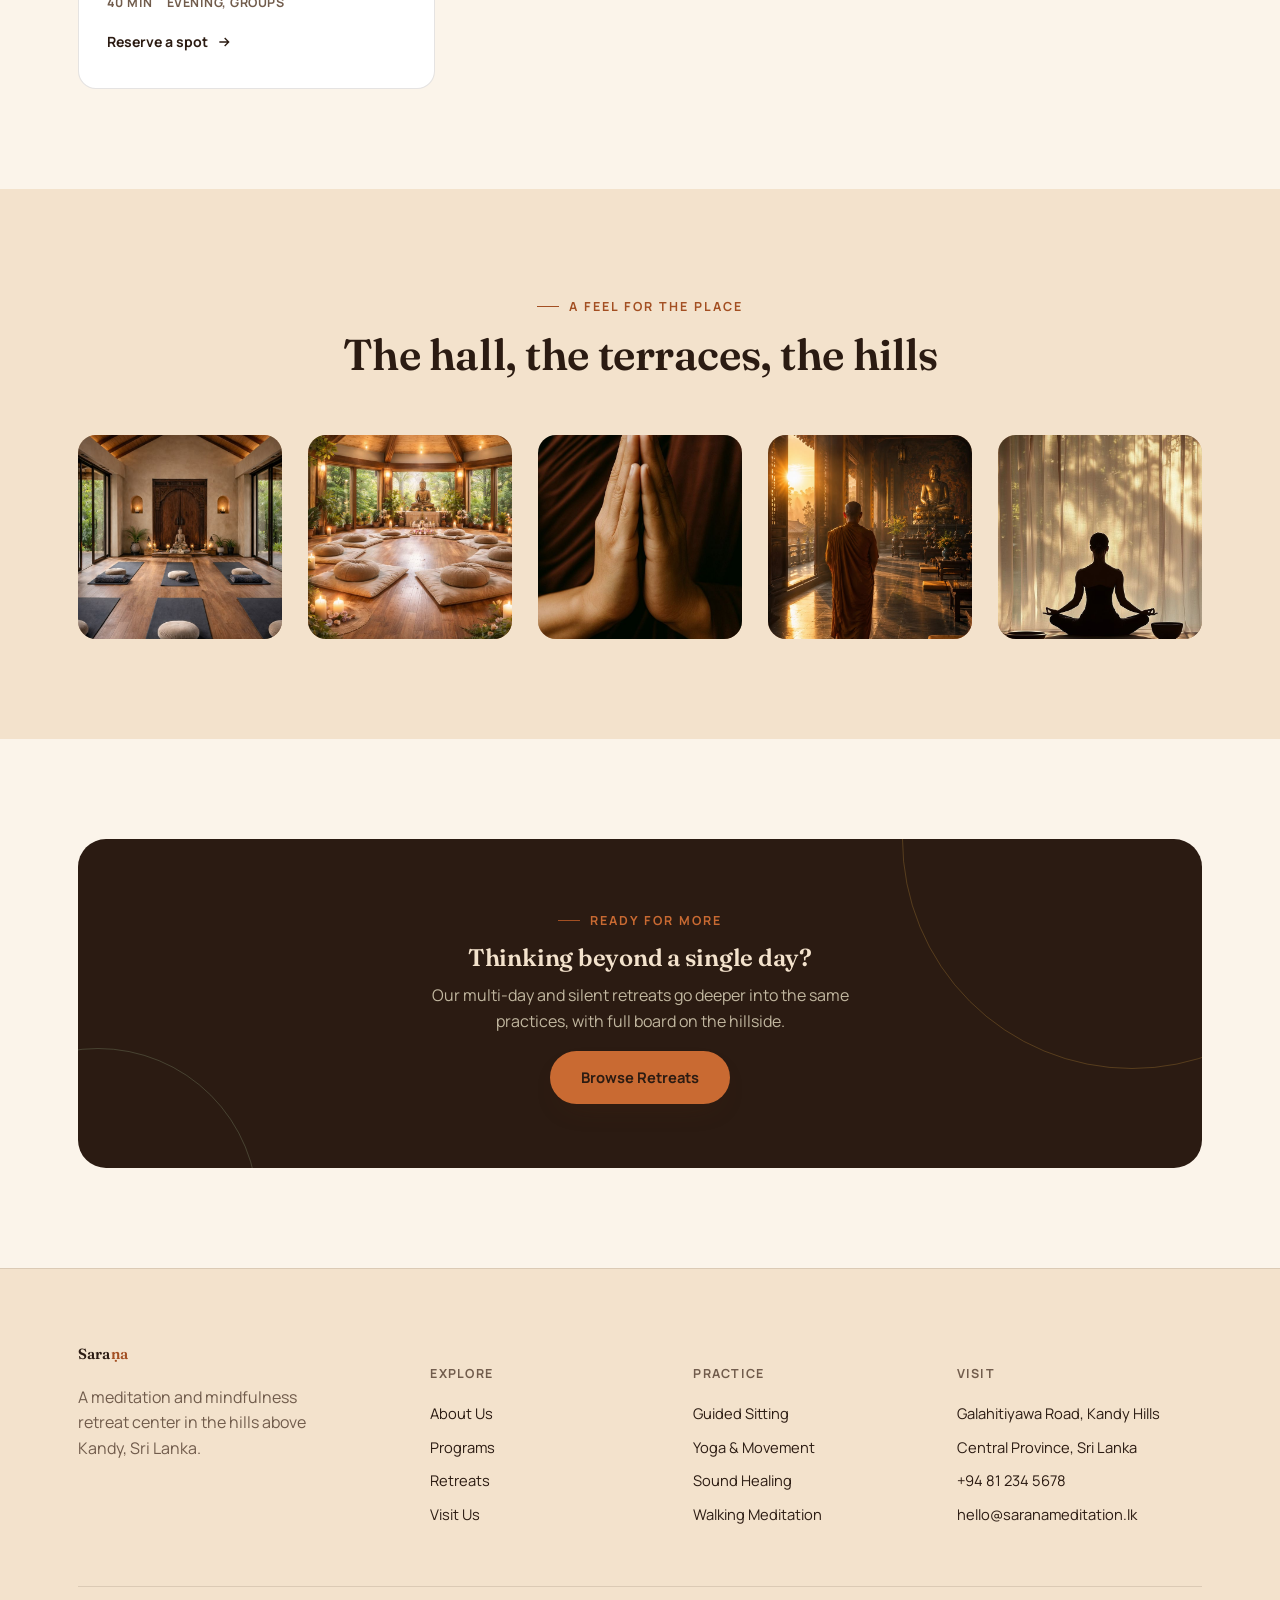
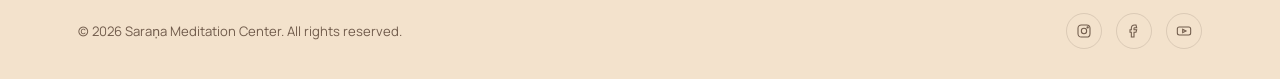
<file: services.html>
<!DOCTYPE html>
<html lang="en">
<head>
<meta charset="UTF-8">
<meta name="viewport" content="width=device-width, initial-scale=1.0">
<title>Programs — Saraṇa Meditation Center</title>
<meta name="description" content="Daily meditation, yoga, sound healing, and mindfulness programs at Saraṇa Meditation Center in Kandy, Sri Lanka.">
<link rel="preconnect" href="https://fonts.googleapis.com">
<link href="https://fonts.googleapis.com/css2?family=Fraunces:ital,opsz,wght@0,9..144,300..800;1,9..144,500&family=Manrope:wght@400;500;600;700;800&display=swap" rel="stylesheet">
<link rel="stylesheet" href="style.css">
</head>
<body>

<div id="preloader" aria-hidden="true">
  <div class="preloader-mark">
    <div class="preloader-ring"></div>
    <div class="preloader-bud"></div>
  </div>
  <span class="preloader-word">Sara<b>ṇa</b></span>
</div>
<div class="cursor-dot" id="cursorDot" aria-hidden="true"></div>

<header class="site-header">
  <div class="container nav-wrap">
    <a href="index.html" class="logo">Sara<span>ṇa</span></a>
    <nav class="nav-links">
      <a href="index.html">Home</a>
      <a href="about.html">About</a>
      <a href="services.html" class="active">Programs</a>
      <a href="retreats.html">Retreats</a>
      <a href="contact.html">Visit Us</a>
    </nav>
    <a href="contact.html" class="btn btn-primary nav-cta">Book a Session</a>
    <button class="nav-toggle" aria-label="Toggle menu"><span></span></button>
  </div>
</header>

<main>

  <section class="page-hero">
    <div class="container">
      <p class="eyebrow">Programs</p>
      <h1 data-edit-key="services_h1">Practices held daily, open to every level.</h1>
      <p>Drop into a single session or combine several. All programs are led by resident teachers and include a short orientation for first-time visitors.</p>
    </div>
  </section>

  <section>
    <div class="container">
      <div class="grid grid-3 reveal-stagger">

        <div class="card reveal r-item">
          <div class="card-icon"><svg viewBox="0 0 24 24" fill="none" stroke="currentColor" stroke-width="1.8"><path d="M12 21c-5-1.5-8-5.5-8-10 0-2 1.3-3.3 2.6-3.3 1 0 1.8.8 2 1.8.4-1.9 1.9-3.2 3.4-3.2s3 1.3 3.4 3.2c.2-1 1-1.8 2-1.8C18.7 7.7 20 9 20 11c0 4.5-3 8.5-8 10z"/></svg></div>
          <h3>Guided Sitting</h3>
          <p>Breath and body-scan meditation held in silence, with light verbal guidance for newer practitioners.</p>
          <span class="card-meta"><span>45 min</span><span>Sunrise & Dusk</span></span>
          <a href="contact.html" class="card-link">Reserve a spot
            <svg viewBox="0 0 24 24" fill="none" stroke="currentColor" stroke-width="2"><path d="M5 12h14M13 6l6 6-6 6"/></svg>
          </a>
        </div>

        <div class="card reveal r-item">
          <div class="card-icon"><svg viewBox="0 0 24 24" fill="none" stroke="currentColor" stroke-width="1.8"><path d="M12 3v4M12 17v4M4.2 6.2l2.8 2.8M17 15l2.8 2.8M3 12h4M17 12h4M4.2 17.8L7 15M17 9l2.8-2.8"/><circle cx="12" cy="12" r="3"/></svg></div>
          <h3>Yoga & Movement</h3>
          <p>Slow, breath-led sequences that loosen the body and prepare it for longer periods of sitting.</p>
          <span class="card-meta"><span>60 min</span><span>Morning</span></span>
          <a href="contact.html" class="card-link">Reserve a spot
            <svg viewBox="0 0 24 24" fill="none" stroke="currentColor" stroke-width="2"><path d="M5 12h14M13 6l6 6-6 6"/></svg>
          </a>
        </div>

        <div class="card reveal r-item">
          <div class="card-icon"><svg viewBox="0 0 24 24" fill="none" stroke="currentColor" stroke-width="1.8"><ellipse cx="12" cy="17" rx="8" ry="3"/><path d="M4 17V9a8 3 0 0 1 16 0v8"/></svg></div>
          <h3>Sound Healing</h3>
          <p>A resting session built around Kandyan singing bowls and long-held tones for deep nervous-system rest.</p>
          <span class="card-meta"><span>50 min</span><span>Evening</span></span>
          <a href="contact.html" class="card-link">Reserve a spot
            <svg viewBox="0 0 24 24" fill="none" stroke="currentColor" stroke-width="2"><path d="M5 12h14M13 6l6 6-6 6"/></svg>
          </a>
        </div>

        <div class="card reveal r-item">
          <div class="card-icon"><svg viewBox="0 0 24 24" fill="none" stroke="currentColor" stroke-width="1.8"><path d="M6 4c0 3 2 3 2 6s-2 3-2 6M12 4c0 3 2 3 2 6s-2 3-2 6M18 4c0 3 2 3 2 6s-2 3-2 6" stroke-linecap="round"/></svg></div>
          <h3>Walking Meditation</h3>
          <p>A slow, guided loop through the surrounding tea terraces, tracing attention to each step.</p>
          <span class="card-meta"><span>30 min</span><span>Midday</span></span>
          <a href="contact.html" class="card-link">Reserve a spot
            <svg viewBox="0 0 24 24" fill="none" stroke="currentColor" stroke-width="2"><path d="M5 12h14M13 6l6 6-6 6"/></svg>
          </a>
        </div>

        <div class="card reveal r-item">
          <div class="card-icon"><svg viewBox="0 0 24 24" fill="none" stroke="currentColor" stroke-width="1.8"><path d="M12 3a9 9 0 1 0 9 9c0-.8-.1-1.5-.3-2.2A6 6 0 0 1 12 3z"/></svg></div>
          <h3>Breathwork</h3>
          <p>Structured breathing techniques used to settle an anxious mind or build focus before sitting.</p>
          <span class="card-meta"><span>35 min</span><span>Afternoon</span></span>
          <a href="contact.html" class="card-link">Reserve a spot
            <svg viewBox="0 0 24 24" fill="none" stroke="currentColor" stroke-width="2"><path d="M5 12h14M13 6l6 6-6 6"/></svg>
          </a>
        </div>

        <div class="card reveal r-item">
          <div class="card-icon"><svg viewBox="0 0 24 24" fill="none" stroke="currentColor" stroke-width="1.8"><path d="M4 20V10a8 8 0 0 1 16 0v10M4 20h16"/></svg></div>
          <h3>Corporate Mindfulness</h3>
          <p>Half-day and full-day sessions for teams, held on-site or brought to your workplace in Kandy or Colombo.</p>
          <span class="card-meta"><span>Custom</span><span>By request</span></span>
          <a href="contact.html" class="card-link">Enquire
            <svg viewBox="0 0 24 24" fill="none" stroke="currentColor" stroke-width="2"><path d="M5 12h14M13 6l6 6-6 6"/></svg>
          </a>
        </div>

        <div class="card reveal r-item">
          <div class="card-icon"><svg viewBox="0 0 24 24" fill="none" stroke="currentColor" stroke-width="1.8"><circle cx="7" cy="7" r="2.4"/><circle cx="17" cy="7" r="2.4"/><circle cx="12" cy="17" r="2.4"/><path d="M8.8 8.5L11 15M15.2 8.5L13 15M9.3 7h5.4" stroke-linecap="round"/></svg></div>
          <h3>Real-Time Collaborative Animations</h3>
          <p>A shared, screen-projected canvas that responds live to the group's breath and movement, turning a synchronized sitting or walking session into a slowly evolving collective pattern.</p>
          <span class="card-meta"><span>40 min</span><span>Evening, Groups</span></span>
          <a href="contact.html" class="card-link">Reserve a spot
            <svg viewBox="0 0 24 24" fill="none" stroke="currentColor" stroke-width="2"><path d="M5 12h14M13 6l6 6-6 6"/></svg>
          </a>
        </div>

      </div>
    </div>
  </section>

  <!-- ============ GALLERY ============ -->
  <section class="section-alt">
    <div class="container">
      <div class="section-head">
        <p class="eyebrow">A Feel for the Place</p>
        <h2 data-edit-key="services_h2_hall">The hall, the terraces, the hills</h2>
      </div>
      <div class="grid grid-5 reveal-stagger">
        <div class="gallery-tile reveal r-item">
          <img src="images/yoga-studio-interior.jpeg" alt="Warm wooden meditation hall with floor cushions facing a carved shrine" loading="lazy">
        </div>
        <div class="gallery-tile reveal r-item">
          <img src="images/meditation-retreat-space.jpeg" alt="Circle of cushions around a Buddha statue in a glass pavilion" loading="lazy">
        </div>
        <div class="gallery-tile reveal r-item">
          <img src="images/praying-hands.jpeg" alt="Hands held together in a gesture of prayer" loading="lazy">
        </div>
        <div class="gallery-tile reveal r-item">
          <img src="images/temple-walk-monk.jpeg" alt="A monk walking through a sunlit temple hall at dawn" loading="lazy">
        </div>
        <div class="gallery-tile reveal r-item">
          <img src="images/meditation-silhouette.jpeg" alt="Silhouette of a person meditating before sheer curtains at sunset" loading="lazy">
        </div>
      </div>
    </div>
  </section>

  <section>
    <div class="container">
      <div class="cta-band reveal">
        <div class="cta-ring"></div>
        <div class="cta-ring two"></div>
        <p class="eyebrow" style="justify-content:center;color:var(--gold)">Ready for More</p>
        <h2>Thinking beyond a single day?</h2>
        <p>Our multi-day and silent retreats go deeper into the same practices, with full board on the hillside.</p>
        <a href="retreats.html" class="btn btn-primary">Browse Retreats</a>
      </div>
    </div>
  </section>

</main>

<footer class="site-footer">
  <div class="container">
    <div class="footer-grid">
      <div>
        <a href="index.html" class="logo">Sara<span>ṇa</span></a>
        <p class="mt-40" style="margin-top:18px;max-width:260px;">A meditation and mindfulness retreat center in the hills above Kandy, Sri Lanka.</p>
      </div>
      <div>
        <h5>Explore</h5>
        <a href="about.html">About Us</a>
        <a href="services.html">Programs</a>
        <a href="retreats.html">Retreats</a>
        <a href="contact.html">Visit Us</a>
      </div>
      <div>
        <h5>Practice</h5>
        <a href="services.html">Guided Sitting</a>
        <a href="services.html">Yoga & Movement</a>
        <a href="services.html">Sound Healing</a>
        <a href="services.html">Walking Meditation</a>
      </div>
      <div>
        <h5>Visit</h5>
        <li>Galahitiyawa Road, Kandy Hills</li>
        <li>Central Province, Sri Lanka</li>
        <li>+94 81 234 5678</li>
        <li>hello@saranameditation.lk</li>
      </div>
    </div>
    <div class="footer-bottom">
      <span>© <span id="year"></span> Saraṇa Meditation Center. All rights reserved.</span>
      <div class="footer-social">
        <a href="#" aria-label="Instagram"><svg viewBox="0 0 24 24" fill="none" stroke="currentColor" stroke-width="1.6"><rect x="3" y="3" width="18" height="18" rx="5"/><circle cx="12" cy="12" r="4"/><circle cx="17.5" cy="6.5" r="1"/></svg></a>
        <a href="#" aria-label="Facebook"><svg viewBox="0 0 24 24" fill="none" stroke="currentColor" stroke-width="1.6"><path d="M15 3h-2a5 5 0 0 0-5 5v2H6v4h2v7h4v-7h3l1-4h-4V8a1 1 0 0 1 1-1h3z"/></svg></a>
        <a href="#" aria-label="YouTube"><svg viewBox="0 0 24 24" fill="none" stroke="currentColor" stroke-width="1.6"><rect x="2" y="6" width="20" height="12" rx="3"/><path d="M10 9.5l5 2.5-5 2.5z"/></svg></a>
      </div>
    </div>
  </div>
</footer>

<script src="script.js"></script>
</body>
</html>
</file>
<file: style.css>
/* =========================================================
   SARAṆA MEDITATION CENTER — shared stylesheet
   Palette: warm cream / burnt terracotta / gold / deep maroon
   Type: Fraunces (display) + Manrope (body)
========================================================= */

:root{
  --bg:            #FBF4EA;
  --bg-alt:        #F3E2CC;   /* warm sand */
  --bg-alt-2:      #EAD0AC;   /* deeper sand */
  --gold:          #C96A32;   /* burnt terracotta accent */
  --gold-deep:     #A34F22;
  --sage:          #8A5A34;   /* warm umber accent */
  --sage-deep:     #6B4423;
  --ink:           #2B1B12;
  --ink-soft:      #715C4C;
  --line:          rgba(43,27,18,0.12);
  --white:         #FFFFFF;

  --font-display: "Fraunces", "Iowan Old Style", serif;
  --font-body:    "Manrope", -apple-system, BlinkMacSystemFont, sans-serif;

  --radius-lg: 28px;
  --radius-md: 18px;
  --radius-sm: 10px;

  --shadow-soft: 0 20px 60px -25px rgba(90, 45, 15, 0.4);
  --shadow-card: 0 12px 30px -15px rgba(90, 45, 15, 0.32);

  --ease: cubic-bezier(.22,.68,0,1);
}

@media (prefers-reduced-motion: reduce){
  *{ animation-duration: 0.001ms !important; animation-iteration-count: 1 !important; transition-duration: 0.001ms !important; scroll-behavior: auto !important; }
}

/* =========================================================
   PRELOADER
========================================================= */
#preloader{
  position: fixed; inset: 0; z-index: 10000;
  background: var(--bg);
  display: flex; flex-direction: column; align-items: center; justify-content: center;
  transition: opacity .7s var(--ease), visibility .7s var(--ease);
}
#preloader.is-hidden{ opacity: 0; visibility: hidden; pointer-events: none; }
.preloader-mark{
  position: relative;
  width: 56px; height: 56px;
  display: flex; align-items: center; justify-content: center;
}
.preloader-bud{
  width: 20px; height: 34px;
  background: linear-gradient(160deg, var(--gold), var(--gold-deep));
  border-radius: 60% 60% 18% 18%;
  box-shadow: 0 0 22px #d9a44173;
  animation: preloaderPulse 1.5s ease-in-out infinite;
}
.preloader-ring{
  position: absolute; inset: -15px;
  border-radius: 50%;
  border: 2px solid rgba(201,106,50,0.15);
  border-top-color: var(--gold-deep);
  animation: preloaderSpin .9s linear infinite;
}
.preloader-word{
  margin-top: 18px;
  font-family: var(--font-display);
  font-style: italic;
  letter-spacing: 0.03em;
  font-size: 0.92rem;
  color: var(--ink-soft);
}
.preloader-word b{ color: var(--gold-deep); font-weight: 600; font-style: normal; }
@keyframes preloaderPulse{
  0%, 100%{ transform: scale(0.85); opacity: 0.75; }
  50%{ transform: scale(1.1); opacity: 1; }
}
@keyframes preloaderSpin{ to{ transform: rotate(360deg); } }

/* =========================================================
   CUSTOM CURSOR (desktop / fine-pointer only)
========================================================= */
body.has-custom-cursor,
body.has-custom-cursor a,
body.has-custom-cursor button,
body.has-custom-cursor .btn{ cursor: none; }
.cursor-dot{
  position: fixed; top: 0; left: 0;
  width: 8px; height: 8px;
  background: var(--gold-deep);
  border-radius: 50%;
  pointer-events: none;
  z-index: 9999;
  transform: translate(-50%, -50%);
  opacity: 0;
  transition: width .2s var(--ease), height .2s var(--ease), background .2s var(--ease), opacity .2s var(--ease);
}
.cursor-dot.is-active{ opacity: 1; }
.cursor-dot.is-hover{
  width: 36px; height: 36px;
  background: rgba(201,106,50,0.22);
  border: 1px solid var(--gold-deep);
}
@media (max-width: 880px){ .cursor-dot{ display: none; } }

*, *::before, *::after{ box-sizing: border-box; }
html{ scroll-behavior: smooth; }
body{
  margin: 0;
  background: var(--bg);
  color: var(--ink);
  font-family: var(--font-body);
  font-size: 16px;
  line-height: 1.6;
  -webkit-font-smoothing: antialiased;
}

img{ max-width: 100%; display: block; }
a{ color: inherit; text-decoration: none; }
ul{ list-style: none; margin: 0; padding: 0; }
h1,h2,h3,h4{
  font-family: var(--font-display);
  font-weight: 600;
  line-height: 1.12;
  margin: 0 0 0.5em;
  letter-spacing: -0.01em;
  color: var(--ink);
}
p{ margin: 0 0 1em; color: var(--ink-soft); }

:focus-visible{
  outline: 2px solid var(--gold-deep);
  outline-offset: 3px;
  border-radius: 4px;
}

.container{
  width: 100%;
  max-width: 1180px;
  margin: 0 auto;
  padding: 0 28px;
}

.eyebrow{
  display: inline-flex;
  align-items: center;
  gap: 10px;
  font-size: 0.78rem;
  letter-spacing: 0.16em;
  text-transform: uppercase;
  color: var(--gold-deep);
  font-weight: 700;
  margin-bottom: 14px;
}
.eyebrow::before{
  content: "";
  width: 22px; height: 1px;
  background: var(--gold-deep);
  display: inline-block;
}

/* =============== BUTTONS =============== */
.btn{
  display: inline-flex;
  align-items: center;
  justify-content: center;
  gap: 8px;
  padding: 14px 30px;
  border-radius: 999px;
  font-family: var(--font-body);
  font-weight: 700;
  font-size: 0.92rem;
  cursor: pointer;
  border: 1px solid transparent;
  transition: transform .35s var(--ease), box-shadow .35s var(--ease), background .35s var(--ease), color .35s var(--ease);
  white-space: nowrap;
}
.btn-primary{
  background: var(--ink);
  color: var(--bg-alt);
  box-shadow: var(--shadow-card);
}
.btn-primary:hover{ transform: translateY(-3px); box-shadow: 0 18px 34px -14px rgba(44,42,32,0.45); }
.btn-ghost{
  background: transparent;
  color: var(--ink);
  border-color: var(--line);
}
.btn-ghost:hover{ border-color: var(--ink); transform: translateY(-3px); }
.btn-light{
  background: var(--white);
  color: var(--ink);
}
.btn-light:hover{ transform: translateY(-3px); box-shadow: var(--shadow-card); }

/* =============== HEADER / NAV =============== */
.site-header{
  position: sticky;
  top: 0;
  z-index: 100;
  padding: 20px 0;
  background: rgba(255, 254, 250, 0);
  transition: background .4s var(--ease), box-shadow .4s var(--ease), padding .4s var(--ease);
}
.site-header.is-scrolled{
  background: rgba(255, 254, 250, 0.88);
  backdrop-filter: blur(14px);
  box-shadow: 0 1px 0 var(--line);
  padding: 14px 0;
}
.nav-wrap{
  display: flex;
  align-items: center;
  justify-content: space-between;
  gap: 20px;
}
.logo{
  font-family: var(--font-display);
  font-size: 1.5rem;
  font-weight: 600;
  letter-spacing: 0.01em;
}
.logo span{ color: var(--gold-deep); }
.nav-links{
  display: flex;
  align-items: center;
  gap: 34px;
}
.nav-links a{
  font-size: 0.93rem;
  font-weight: 600;
  color: var(--ink-soft);
  position: relative;
  padding: 4px 0;
  transition: color .3s;
}
.nav-links a::after{
  content:"";
  position:absolute; left:0; right:100%; bottom:-2px;
  height:2px; background: var(--gold-deep);
  transition: right .3s var(--ease);
}
.nav-links a:hover{ color: var(--ink); }
.nav-links a:hover::after{ right:0; }
.nav-links a.active{ color: var(--ink); }
.nav-links a.active::after{ right: 0; }

.nav-toggle{
  display: none;
  background: none; border: none; cursor: pointer;
  width: 40px; height: 40px;
  align-items: center; justify-content: center;
}
.nav-toggle span, .nav-toggle span::before, .nav-toggle span::after{
  content:""; display:block; width: 22px; height: 2px; background: var(--ink);
  position: relative; transition: transform .3s, opacity .3s;
}
.nav-toggle span::before{ position:absolute; top:-7px; }
.nav-toggle span::after{ position:absolute; top:7px; }

.nav-cta{ flex-shrink: 0; }

@media (max-width: 880px){
  .nav-links{
    position: fixed; inset: 0 0 0 auto;
    top: 0; height: 100vh; width: min(78vw, 340px);
    background: var(--bg-alt);
    flex-direction: column;
    justify-content: center;
    align-items: flex-start;
    padding: 40px;
    gap: 26px;
    transform: translateX(100%);
    transition: transform .45s var(--ease);
    box-shadow: -20px 0 50px rgba(0,0,0,0.12);
  }
  .nav-links.is-open{ transform: translateX(0); }
  .nav-links a{ font-size: 1.2rem; }
  .nav-toggle{ display: flex; z-index: 200; }
  .nav-cta{ display: none; }
  body.menu-open{ overflow: hidden; }
}

/* =============== HERO (shared inner-page hero) =============== */
.page-hero{
  padding: 80px 0 90px;
  background: linear-gradient(180deg, var(--bg-alt) 0%, var(--bg) 100%);
  text-align: left;
  border-bottom: 1px solid var(--line);
}
.page-hero h1{
  font-size: clamp(2.4rem, 5vw, 3.6rem);
}
.page-hero p{ max-width: 560px; font-size: 1.08rem; }

/* =============== HOME HERO (split photo) =============== */
.hero-split{
  position: relative;
  overflow: hidden;
  background: var(--ink);
}
.hero-split-media{
  position: absolute; inset: 0;
  background-size: cover;
  background-position: center;
}
.hero-split-scrim{
  position: absolute; inset: 0;
  background: linear-gradient(100deg, rgba(27,17,11,0.92) 0%, rgba(27,17,11,0.68) 42%, rgba(201,106,50,0.62) 100%);
}
.hero-split-grid{
  position: relative; z-index: 2;
  display: grid;
  grid-template-columns: 1.15fr 0.85fr;
  gap: 60px;
  align-items: center;
  min-height: 86vh;
  padding: 150px 28px 110px;
}
.hero-split-text .eyebrow{ color: var(--gold); }
.hero-split-text .eyebrow::before{ background: var(--gold); }
.hero-split-text h1{
  font-size: clamp(2.8rem, 6.4vw, 5rem);
  color: #fff;
  margin-bottom: 22px;
}
.hero-split-text h1 em{ font-style: italic; color: var(--gold); }
.hero-split-sub{
  max-width: 480px;
  font-size: 1.08rem;
  color: rgba(255,255,255,0.78);
  margin-bottom: 36px;
}
.hero-split-ctas{ display: flex; gap: 16px; flex-wrap: wrap; }
.btn-ghost-light{
  background: transparent;
  color: #fff;
  border: 1px solid rgba(255,255,255,0.4);
}
.btn-ghost-light:hover{ border-color: #fff; transform: translateY(-3px); }

.hero-split-visual{ position: relative; }
.hero-split-photo{
  aspect-ratio: 3 / 4;
  border-radius: var(--radius-lg);
  background-size: cover;
  background-position: center;
  box-shadow: var(--shadow-soft);
  border: 6px solid rgba(255,255,255,0.08);
}
.hero-monk-emblem{
  position: absolute;
  left: -46px; bottom: 36px;
  width: 148px; height: 148px;
  border-radius: 50%;
  background: var(--bg);
  box-shadow: var(--shadow-soft);
  display: flex; align-items: center; justify-content: center;
  z-index: 5;
  overflow: hidden;
  cursor: pointer;
  transition: box-shadow .3s var(--ease);
}
.hero-monk-emblem:hover,
.hero-monk-emblem:focus-visible{
  box-shadow: 0 20px 60px -20px rgba(90,45,15,0.55);
  outline: none;
}
.hero-monk-emblem:focus-visible{ box-shadow: var(--shadow-soft), 0 0 0 3px rgba(201,106,50,0.45); }
.bowl-scene{
  position: relative;
  width: 100%; height: 100%;
}
.singing-bowl{
  position: absolute;
  left: 50%; top: 50%;
  width: 78px; height: auto;
  transform: translate(-50%,-52%);
  filter: drop-shadow(0 6px 10px rgba(90,45,15,0.28));
  animation: bowlPulse 3.6s ease-in-out infinite;
  transform-origin: center;
}
.bowl-mallet{
  position: absolute;
  right: 20px; top: 46%;
  width: 36px; height: 5px;
  border-radius: 3px;
  background: linear-gradient(to right, var(--sage-deep), var(--sage));
  transform-origin: right center;
  transform: rotate(-16deg);
  animation: malletTap 3.6s ease-in-out infinite;
  z-index: 3;
}
.bowl-ring{
  position: absolute;
  left: 50%; top: 46%;
  width: 62px; height: 62px;
  margin: -31px 0 0 -31px;
  border-radius: 50%;
  border: 1.5px solid var(--gold);
  opacity: 0;
  animation: bowlRing 3.6s ease-out infinite;
}
.ring-2{ animation-delay: 1.2s; }
.ring-3{ animation-delay: 2.4s; }
@keyframes bowlRing{
  0%{ transform: scale(0.45); opacity: 0.5; }
  70%{ opacity: 0.12; }
  100%{ transform: scale(1.9); opacity: 0; }
}
@keyframes bowlPulse{
  0%, 100%{ transform: translate(-50%,-52%) scale(1); }
  4%{ transform: translate(-50%,-52%) scale(1.045); }
  10%{ transform: translate(-50%,-52%) scale(1); }
}
@keyframes malletTap{
  0%, 100%{ transform: rotate(-16deg); }
  4%{ transform: rotate(-27deg); }
  9%{ transform: rotate(-16deg); }
}
.bowl-scene.is-struck .singing-bowl{ animation: bowlPulseStrike 0.7s ease-out; }
.bowl-scene.is-struck .bowl-mallet{ animation: malletTapStrike 0.5s ease-out; }
.bowl-scene.is-struck .bowl-ring{ animation: bowlRingStrike 2.4s ease-out; animation-delay: 0s !important; }
@keyframes bowlPulseStrike{
  0%{ transform: translate(-50%,-52%) scale(1); }
  15%{ transform: translate(-50%,-52%) scale(1.09); }
  100%{ transform: translate(-50%,-52%) scale(1); }
}
@keyframes malletTapStrike{
  0%{ transform: rotate(-16deg); }
  20%{ transform: rotate(-34deg); }
  100%{ transform: rotate(-16deg); }
}
@keyframes bowlRingStrike{
  0%{ transform: scale(0.4); opacity: 0.7; }
  100%{ transform: scale(2.1); opacity: 0; }
}
.hero-monk-emblem.is-entering{ animation: emblemEntrance 1.1s var(--ease) both; }
@keyframes emblemEntrance{
  0%{ transform: scale(0.75); opacity: 0; }
  100%{ transform: scale(1); opacity: 1; }
}
.hero-particles{ position: absolute; inset: 0; pointer-events: none; z-index: 4; overflow: visible; }
.hero-particle{
  position: absolute;
  width: 4px; height: 4px;
  border-radius: 50%;
  background: var(--gold);
  opacity: 0;
  animation: particleFloat linear infinite;
}
@keyframes particleFloat{
  0%{ transform: translateY(0) scale(1); opacity: 0; }
  15%{ opacity: .55; }
  85%{ opacity: .4; }
  100%{ transform: translateY(-70px) scale(.4); opacity: 0; }
}
@media (max-width: 880px){
  .hero-split-grid{ grid-template-columns: 1fr; padding-top: 130px; text-align: center; }
  .hero-split-text{ order: 1; }
  .hero-split-visual{ order: 2; max-width: 340px; margin: 0 auto; }
  .hero-split-sub{ margin-left: auto; margin-right: auto; }
  .hero-split-ctas{ justify-content: center; }
  .hero-monk-emblem{ left: 50%; transform: translateX(-50%); bottom: -40px; }
}

/* =============== STAT STRIP =============== */
.stat-strip{ padding: 0; background: var(--bg); border-bottom: 1px solid var(--line); }
.stat-strip-inner{
  display: grid;
  grid-template-columns: auto auto 1fr auto;
  align-items: center;
  gap: 34px;
  padding: 46px 28px;
}
.stat-strip-photo{
  width: 88px; height: 88px;
  border-radius: 50%;
  background-size: cover; background-position: center;
  border: 4px solid var(--bg);
  box-shadow: var(--shadow-card);
  flex-shrink: 0;
}
.stat-strip-num{ text-align: center; }
.stat-strip-num strong{
  display: block;
  font-family: var(--font-display);
  font-size: 2.4rem;
  color: var(--gold-deep);
  line-height: 1;
}
.stat-strip-num span{
  font-size: 0.74rem; text-transform: uppercase; letter-spacing: 0.08em;
  color: var(--ink-soft);
}
.stat-strip-text h2{
  font-size: clamp(1.4rem, 2.6vw, 1.9rem);
  margin: 0;
}
@media (max-width: 780px){
  .stat-strip-inner{ grid-template-columns: 1fr; text-align: center; justify-items: center; }
}

/* =============== WATERMARK / CENTERED DEVOTION SECTION =============== */
.devotion{
  position: relative;
  text-align: center;
  overflow: hidden;
  background: var(--bg-alt);
}
.devotion-watermark{
  position: absolute;
  top: 50%; left: 50%; transform: translate(-50%, -50%);
  font-family: var(--font-display);
  font-size: clamp(3rem, 14vw, 10rem);
  color: rgba(43,27,18,0.05);
  white-space: nowrap;
  font-weight: 600;
  pointer-events: none;
  z-index: 0;
}
.devotion-photo-wrap{
  position: relative;
  width: min(620px, 94vw);
  height: 380px;
  margin: 0 auto 34px;
  display: flex; align-items: flex-end; justify-content: center;
}

/* wide 5-petal lotus fan, filled flat — GSAP drives the bloom/close on scroll */
.devotion-bloom{
  position: absolute;
  bottom: 0; left: 50%;
  transform: translateX(-50%);
  width: 100%; height: 96%;
  z-index: 1;
  pointer-events: none;
}
.devotion-bloom-svg{ width: 100%; height: 100%; overflow: visible; }

.lotus-petal{ transition: fill .4s var(--ease); }
.petal-outer{ fill: var(--gold-deep); }
.petal-mid{   fill: var(--gold); }
.petal-center{ fill: #F6DDB8; }

/* each petal starts as a closed, pale bud — GSAP fans it open on scroll-in and
   folds it back on scroll-out (see devotion-bloom.js) */
.petal-wrap{ transform-box: view-box; }
.petal-scale{
  transform-box: fill-box;
  transform-origin: 50% 100%;
  transform: scale(.22);
  filter: grayscale(100%);
  opacity: .3;
  will-change: transform, filter, opacity;
}
.petal-center .petal-scale{ opacity: .5; }
.petal-mid-l .petal-scale, .petal-mid-r .petal-scale{ opacity: .4; }

.devotion-photo{
  position: relative; z-index: 2;
  width: 46%; height: 94%;
  background-size: contain;
  background-repeat: no-repeat;
  background-position: center bottom;
  opacity: 0;
  transform: translateY(32px) scale(.85);
  will-change: transform, opacity;
}

/* soft ambient glow behind the whole flower — GSAP fades it in with the bloom */
.devotion-glow{
  position: absolute;
  left: 50%; bottom: 6%;
  transform: translateX(-50%);
  width: 78%; aspect-ratio: 1;
  border-radius: 50%;
  background: radial-gradient(circle, rgba(217,164,65,0.32), rgba(217,164,65,0) 68%);
  filter: blur(6px);
  z-index: 0;
  opacity: 0;
  pointer-events: none;
}

.devotion h2{
  position: relative; z-index: 1;
  max-width: 640px;
  margin: 0 auto;
  font-size: clamp(1.5rem, 3vw, 2.1rem);
}

/* =============== FULL-BLEED PHOTO BAND =============== */
.photo-band{
  position: relative;
  min-height: 60vh;
  display: flex; align-items: center; justify-content: center;
  background-size: cover; background-position: center;
  background-attachment: fixed;
  overflow: hidden;
}
.photo-band-scrim{
  position: absolute; inset: 0;
  background: linear-gradient(180deg, rgba(27,17,11,0.35) 0%, rgba(27,17,11,0.7) 100%);
}
.photo-band h2{
  position: relative; z-index: 1;
  color: #fff;
  font-size: clamp(2.6rem, 8vw, 6rem);
  text-align: center;
  margin: 0;
}
@media (max-width: 780px){
  .photo-band{ background-attachment: scroll; }
}

.hero-scroll-cue{
  position: absolute;
  bottom: 30px; left: 50%; transform: translateX(-50%);
  z-index: 3;
  display: flex; flex-direction: column; align-items: center; gap: 8px;
  font-size: 0.72rem; letter-spacing: 0.14em; text-transform: uppercase;
  color: rgba(255,255,255,0.75);
}
.hero-scroll-cue .line{
  width: 1px; height: 34px; background: rgba(255,255,255,0.4);
  overflow: hidden; position: relative;
}
.hero-scroll-cue .line::after{
  content:""; position:absolute; top:-100%; left:0; right:0; height: 100%;
  background: var(--gold);
  animation: scrollcue 2.2s ease-in-out infinite;
}
@keyframes scrollcue{
  0%{ top: -100%; } 50%{ top: 0; } 100%{ top: 100%; }
}

/* =============== SECTIONS =============== */
section{ padding: 100px 0; }
.section-alt{ background: var(--bg-alt); }
.section-head{
  max-width: 640px;
  margin: 0 auto 56px;
  text-align: center;
}
.section-head h2{ font-size: clamp(1.9rem, 3.6vw, 2.7rem); }
.section-head.left{ text-align: left; margin-left: 0; }

/* =============== CARD GRID =============== */
.grid{
  display: grid;
  gap: 26px;
}
.grid-3{ grid-template-columns: repeat(3, 1fr); }
.grid-2{ grid-template-columns: repeat(2, 1fr); }
.grid-4{ grid-template-columns: repeat(4, 1fr); }
@media (max-width: 980px){
  .grid-3, .grid-4{ grid-template-columns: repeat(2, 1fr); }
}
@media (max-width: 640px){
  .grid-3, .grid-4, .grid-2{ grid-template-columns: 1fr; }
}

.card{
  position: relative;
  background: var(--white);
  border: 1px solid var(--line);
  border-radius: var(--radius-md);
  padding: 34px 28px;
  overflow: hidden;
  transition: transform .5s var(--ease), box-shadow .5s var(--ease), border-color .5s var(--ease);
}
.card:hover{
  transform: translateY(-8px);
  box-shadow: var(--shadow-card);
  border-color: transparent;
}
.card::before{
  content:"";
  position: absolute; inset: 0;
  background: linear-gradient(150deg, rgba(217,164,65,0.12), transparent 55%);
  opacity: 0;
  transition: opacity .5s var(--ease);
}
.card:hover::before{ opacity: 1; }
.card-icon{
  width: 54px; height: 54px;
  border-radius: 16px;
  background: var(--bg-alt);
  display: flex; align-items: center; justify-content: center;
  margin-bottom: 22px;
  color: var(--gold-deep);
  transition: transform .5s var(--ease), background .5s var(--ease);
}
.card:hover .card-icon{ transform: rotate(-8deg) scale(1.08); background: var(--gold); color: var(--white); }
.card-icon svg{ width: 26px; height: 26px; }
.card h3{ font-size: 1.22rem; margin-bottom: 10px; }
.card p{ font-size: 0.95rem; margin-bottom: 0; }
.card-meta{
  display:flex; gap: 14px; margin-top: 18px;
  font-size: 0.78rem; letter-spacing: 0.04em; text-transform: uppercase;
  color: var(--ink-soft); font-weight: 700;
}
.card-meta span{ display:flex; align-items:center; gap:6px; }

/* program card with number + arrow link */
.card-link{
  display:inline-flex; align-items:center; gap:8px;
  margin-top: 18px; font-weight: 700; font-size: 0.88rem; color: var(--ink);
}
.card-link svg{ width: 16px; height: 16px; transition: transform .35s var(--ease); }
.card:hover .card-link svg{ transform: translateX(5px); }

/* reveal-on-scroll */
.reveal{
  opacity: 0;
  transform: translateY(28px);
  transition: opacity .8s var(--ease), transform .8s var(--ease);
}
.reveal.is-visible{ opacity: 1; transform: translateY(0); }
.reveal-stagger.is-visible .r-item,
.reveal-stagger .r-item{ transition: opacity .7s var(--ease), transform .7s var(--ease); }

/* =============== SPLIT / ABOUT BLOCKS =============== */
.split{
  display: grid;
  grid-template-columns: 1fr 1fr;
  gap: 70px;
  align-items: center;
}
@media (max-width: 880px){ .split{ grid-template-columns: 1fr; gap: 40px; } }
.split-reverse{ direction: rtl; }
.split-reverse > *{ direction: ltr; }

.art-panel{
  position: relative;
  aspect-ratio: 4 / 5;
  border-radius: var(--radius-lg);
  background: linear-gradient(160deg, var(--bg-alt-2), var(--sage) 140%);
  overflow: hidden;
  display: flex; align-items: center; justify-content: center;
}
.art-panel svg{ width: 62%; height: 62%; opacity: 0.9; }
.art-panel img{
  position: absolute; inset: 0;
  width: 100%; height: 100%;
  object-fit: cover;
  animation: kenburns 18s ease-in-out infinite alternate;
}
@keyframes kenburns{
  0%{ transform: scale(1) translate(0,0); }
  100%{ transform: scale(1.12) translate(-1.5%, -1.5%); }
}
.art-panel::after{
  content:"";
  position:absolute; inset:0;
  background: radial-gradient(circle at 25% 20%, rgba(255,255,255,0.5), transparent 60%);
}
.stat-chip{
  position: absolute;
  bottom: 22px; left: 22px;
  background: var(--white);
  border-radius: var(--radius-sm);
  padding: 16px 20px;
  box-shadow: var(--shadow-card);
  z-index: 2;
}
.stat-chip strong{ display:block; font-family: var(--font-display); font-size: 1.6rem; color: var(--gold-deep); }
.stat-chip span{ font-size: 0.78rem; color: var(--ink-soft); text-transform: uppercase; letter-spacing: 0.06em; }
.quote-float{
  position: absolute;
  top: 24px; right: -18px;
  z-index: 2;
  width: 240px;
  background: var(--white);
  border-radius: var(--radius-md);
  padding: 20px 22px;
  box-shadow: var(--shadow-soft);
}
.quote-float p{
  font-family: var(--font-display);
  font-style: italic;
  font-size: 0.92rem;
  color: var(--ink);
  margin: 0 0 12px;
}
.quote-float-who{ display: flex; align-items: center; gap: 10px; }
.quote-float-who span{ font-size: 0.8rem; color: var(--ink-soft); font-weight: 600; }
.quote-float-who span em{ display: block; font-style: normal; font-size: 0.72rem; color: var(--ink-soft); font-weight: 400; }
@media (max-width: 640px){
  .quote-float{ right: 12px; width: 200px; }
}

/* =============== TIMELINE / SCHEDULE =============== */
.schedule{
  border-top: 1px solid var(--line);
}
.schedule-row{
  display: grid;
  grid-template-columns: 120px 1fr 160px;
  gap: 24px;
  align-items: center;
  padding: 22px 0;
  border-bottom: 1px solid var(--line);
  transition: padding-left .4s var(--ease), background .4s var(--ease);
}
.schedule-row:hover{ padding-left: 14px; background: var(--bg-alt); border-radius: var(--radius-sm); }
.schedule-time{ font-family: var(--font-display); font-size: 1.2rem; color: var(--gold-deep); }
.schedule-name h4{ margin: 0 0 4px; font-size: 1.05rem; }
.schedule-name p{ margin: 0; font-size: 0.88rem; }
.schedule-tag{
  justify-self: end;
  font-size: 0.75rem; text-transform: uppercase; letter-spacing: 0.06em; font-weight: 700;
  color: var(--sage-deep);
  background: rgba(140,160,124,0.15);
  padding: 6px 14px; border-radius: 999px;
}
@media (max-width: 640px){
  .schedule-row{ grid-template-columns: 1fr; gap: 6px; }
  .schedule-tag{ justify-self: start; }
}

/* =============== TESTIMONIALS =============== */
.quote-track{
  display: flex; gap: 24px; overflow-x: auto; scroll-snap-type: x mandatory;
  padding-bottom: 10px;
  scrollbar-width: none;
}
.quote-track::-webkit-scrollbar{ display: none; }
.quote-card{
  flex: 0 0 min(420px, 84vw);
  scroll-snap-align: start;
  background: var(--white);
  border-radius: var(--radius-md);
  padding: 32px;
  border: 1px solid var(--line);
}
.quote-card p{ font-family: var(--font-display); font-size: 1.18rem; font-style: italic; color: var(--ink); }
.quote-who{ display:flex; align-items:center; gap: 12px; margin-top: 20px; }
.quote-avatar{
  width: 40px; height: 40px; border-radius: 50%;
  background: var(--bg-alt-2);
  display:flex; align-items:center; justify-content:center;
  font-family: var(--font-display); color: var(--gold-deep); font-weight: 700;
}
.quote-who strong{ display:block; font-size: 0.9rem; }
.quote-who span{ font-size: 0.78rem; color: var(--ink-soft); }

/* =============== CTA BAND =============== */
.cta-band{
  background: var(--ink);
  color: var(--bg-alt);
  border-radius: var(--radius-lg);
  padding: 64px 50px;
  text-align: center;
  position: relative;
  overflow: hidden;
}
.cta-band h2{ color: var(--bg-alt); }
.cta-band p{ color: rgba(251,242,214,0.72); max-width: 480px; margin-left:auto; margin-right:auto; }
.cta-band .btn-primary{ background: var(--gold); color: var(--ink); }
.cta-ring{
  position:absolute; width: 460px; height: 460px; border-radius: 50%;
  border: 1px solid rgba(217,164,65,0.25);
  top: -230px; right: -160px;
}
.cta-ring.two{ width: 320px; height:320px; top:auto; bottom:-200px; left:-140px; right:auto; border-color: rgba(140,160,124,0.3); }

/* =============== FOOTER =============== */
.site-footer{
  background: var(--bg-alt);
  border-top: 1px solid var(--line);
  padding: 74px 0 30px;
}
.footer-grid{
  display: grid;
  grid-template-columns: 1.4fr 1fr 1fr 1.1fr;
  gap: 40px;
  margin-bottom: 50px;
}
@media (max-width: 880px){ .footer-grid{ grid-template-columns: 1fr 1fr; } }
@media (max-width: 560px){ .footer-grid{ grid-template-columns: 1fr; } }
.footer-grid h5{
  font-size: 0.78rem; text-transform: uppercase; letter-spacing: 0.1em;
  color: var(--ink-soft); margin-bottom: 18px;
}
.footer-grid a, .footer-grid li{
  display:block; margin-bottom: 10px; font-size: 0.92rem; color: var(--ink);
}
.footer-grid a:hover{ color: var(--gold-deep); }
.footer-bottom{
  display: flex; justify-content: space-between; align-items: center;
  padding-top: 26px; border-top: 1px solid var(--line);
  font-size: 0.82rem; color: var(--ink-soft); flex-wrap: wrap; gap: 12px;
}
.footer-social{ display:flex; gap: 14px; }
.footer-social a{
  width: 36px; height: 36px; border-radius: 50%;
  border: 1px solid var(--line);
  display:flex; align-items:center; justify-content:center;
  transition: background .3s, transform .3s;
}
.footer-social a:hover{ background: var(--gold); transform: translateY(-3px); border-color: var(--gold); }
.footer-social svg{ width: 16px; height:16px; }

/* =============== FORM (contact) =============== */
.form-grid{ display: grid; gap: 18px; }
.field{ display: flex; flex-direction: column; gap: 8px; }
.field label{ font-size: 0.82rem; font-weight: 700; color: var(--ink); }

.field-input-wrap{
  display: flex;
  align-items: center;
  gap: 12px;
  padding: 13px 16px;
  border-radius: var(--radius-sm);
  border: 1px solid var(--line);
  background: var(--white);
  transition: border-color .3s var(--ease), box-shadow .3s var(--ease), transform .3s var(--ease);
}
.field-input-wrap-area{ align-items: flex-start; }
.field-input-wrap:focus-within{
  border-color: var(--gold-deep);
  box-shadow: 0 0 0 4px rgba(217,164,65,0.15);
  transform: translateY(-2px);
}
.field-icon{
  width: 19px; height: 19px; flex-shrink: 0;
  color: var(--ink-soft);
  opacity: .55;
  transition: color .35s var(--ease), opacity .35s var(--ease), transform .35s var(--ease);
}
.field-input-wrap-area .field-icon{ margin-top: 3px; }
.field-input-wrap:focus-within .field-icon{
  color: var(--gold-deep);
  opacity: 1;
  transform: scale(1.08);
}
.field-input-wrap input,
.field-input-wrap select,
.field-input-wrap textarea{
  flex: 1;
  border: none;
  padding: 0;
  background: transparent;
  font-family: var(--font-body);
  font-size: 0.95rem;
  color: var(--ink);
  outline: none;
}
.field-input-wrap textarea{ resize: vertical; min-height: 110px; padding-top: 2px; }
.row-2{ display:grid; grid-template-columns: 1fr 1fr; gap: 18px; }
@media (max-width: 620px){ .row-2{ grid-template-columns: 1fr; } }

/* phone field: country-code select + number, sharing one input shell */
.phone-input-wrap{ gap: 10px; }
.country-code-select{
  flex: 0 0 auto;
  width: auto;
  max-width: 110px;
  cursor: pointer;
}
.phone-divider{
  width: 1px;
  align-self: stretch;
  background: var(--line);
  flex-shrink: 0;
}
.phone-input-wrap input{ flex: 1; }

/* form submit status message */
.form-status{
  font-size: 0.88rem;
  font-weight: 600;
  min-height: 1.2em;
  transition: color .3s var(--ease);
}
.form-status.is-success{ color: var(--sage, #6b8f4e); }
.form-status.is-error{ color: #c1444a; }

/* animated submit button: label swaps out, checkmark draws in on success */
.btn-submit{
  position: relative;
  display: inline-flex; align-items: center; justify-content: center; gap: 8px;
  overflow: hidden;
  transition: background .4s var(--ease), transform .3s var(--ease), box-shadow .3s var(--ease);
}
.btn-submit-label{ transition: opacity .25s var(--ease), transform .25s var(--ease); }
.btn-check{
  width: 18px; height: 18px;
  position: absolute;
  opacity: 0;
  transform: scale(.4);
  stroke-dasharray: 24;
  stroke-dashoffset: 24;
  transition: opacity .2s var(--ease), transform .3s var(--ease);
}
.btn-submit.is-sending{ opacity: .85; cursor: progress; }
.btn-submit.is-sending .btn-submit-label{ opacity: .55; }
.btn-submit.is-success{
  background: var(--sage);
  box-shadow: 0 18px 34px -14px rgba(90,90,40,0.4);
}
.btn-submit.is-success .btn-submit-label{ opacity: 0; transform: translateY(6px); }
.btn-submit.is-success .btn-check{
  opacity: 1;
  transform: scale(1);
  stroke-dashoffset: 0;
  transition: opacity .2s var(--ease) .15s, transform .35s var(--ease) .15s, stroke-dashoffset .5s var(--ease) .2s;
}

.info-strip{
  display:flex; gap: 20px; flex-wrap: wrap; margin-top: 30px;
}
.info-chip{
  display:flex; align-items:flex-start; gap: 12px;
  background: var(--white); border: 1px solid var(--line);
  border-radius: var(--radius-sm); padding: 16px 18px; flex: 1 1 220px;
  transition: transform .35s var(--ease), box-shadow .35s var(--ease), border-color .35s var(--ease);
}
.info-chip:hover{
  transform: translateY(-5px);
  box-shadow: var(--shadow-card);
  border-color: rgba(217,164,65,0.35);
}
.info-chip .card-icon{
  margin-bottom: 0; width: 42px; height: 42px; flex-shrink: 0;
  transition: transform .4s var(--ease), background .4s var(--ease);
}
.info-chip:hover .card-icon{ transform: scale(1.08) rotate(-4deg); }
.info-chip h4{ font-size: 0.95rem; margin-bottom: 4px; }
.info-chip p{ font-size: 0.85rem; margin: 0; }

/* map-ish illustration */
.map-panel{
  border-radius: var(--radius-lg);
  min-height: 340px;
  background:
    radial-gradient(circle at 30% 30%, rgba(217,164,65,0.25), transparent 55%),
    radial-gradient(circle at 75% 70%, rgba(140,160,124,0.3), transparent 55%),
    var(--bg-alt-2);
  position: relative;
  overflow: hidden;
  display:flex; align-items:center; justify-content:center;
  transition: box-shadow .4s var(--ease);
}
.map-panel:hover{ box-shadow: inset 0 0 0 1px rgba(217,164,65,0.3); }
.map-pin{
  position: relative;
  z-index: 2;
  width: 52px; height: 52px; border-radius: 50% 50% 50% 0;
  background: var(--gold-deep); transform: rotate(-45deg);
  display:flex; align-items:center; justify-content:center;
  box-shadow: var(--shadow-card);
  animation: pindrop 2.4s var(--ease) infinite;
}
.map-pin::after{ content:""; width:14px; height:14px; border-radius:50%; background: var(--white); transform: rotate(45deg); }
@keyframes pindrop{
  0%,100%{ transform: rotate(-45deg) translateY(0); }
  50%{ transform: rotate(-45deg) translateY(-10px); }
}
.map-ping{
  position: absolute;
  left: 50%; top: 50%;
  width: 52px; height: 52px;
  margin-left: -26px; margin-top: -46px;
  border-radius: 50%;
  border: 2px solid var(--gold);
  opacity: 0;
  z-index: 1;
  animation: mapPing 2.8s var(--ease) infinite;
}
.map-ping-two{ animation-delay: 1.4s; }
@keyframes mapPing{
  0%{ transform: scale(0.4); opacity: .55; }
  80%,100%{ transform: scale(2.2); opacity: 0; }
}

/* =============== TEAM =============== */
.team-card{
  text-align:center;
}
.team-photo{
  width: 120px; height: 120px; border-radius: 50%;
  margin: 0 auto 18px;
  background: linear-gradient(160deg, var(--bg-alt-2), var(--sage));
  display:flex; align-items:center; justify-content:center;
  font-family: var(--font-display); font-size: 1.6rem; color: var(--white);
}
.team-card h3{ font-size: 1.05rem; margin-bottom: 2px; }
.team-role{ font-size: 0.82rem; color: var(--gold-deep); font-weight: 700; text-transform: uppercase; letter-spacing: 0.05em; margin-bottom: 10px; }

/* =============== PRICING / RETREAT CARDS =============== */
.retreat-card{
  display: flex; flex-direction: column;
}
.retreat-card .tag{
  align-self: flex-start;
  font-size: 0.72rem; text-transform: uppercase; letter-spacing: 0.06em; font-weight: 800;
  background: var(--bg-alt-2); color: var(--gold-deep);
  padding: 5px 12px; border-radius: 999px; margin-bottom: 16px;
}
.retreat-card .price{
  font-family: var(--font-display); font-size: 2.1rem; color: var(--ink);
  margin: 14px 0 6px;
}
.retreat-card .price small{ font-size: 0.9rem; color: var(--ink-soft); font-family: var(--font-body); font-weight: 600; }
.retreat-card ul{ margin: 18px 0; }
.retreat-card li{
  display:flex; gap: 10px; align-items:flex-start; font-size: 0.9rem; color: var(--ink-soft);
  margin-bottom: 10px;
}
.retreat-card li svg{ width: 16px; height:16px; flex-shrink:0; margin-top: 3px; color: var(--sage-deep); }
.retreat-card .btn{ margin-top: auto; width: 100%; }
.retreat-card.featured{
  background: var(--ink); border-color: var(--ink);
}
.retreat-card.featured *{ color: var(--bg-alt); }
.retreat-card.featured .tag{ background: rgba(217,164,65,0.25); color: var(--gold); }
.retreat-card.featured li svg{ color: var(--gold); }
.retreat-card.featured .btn-primary{ background: var(--gold); color: var(--ink); }

/* =============== VALUES STRIP =============== */
.marquee{
  overflow: hidden;
  border-top: 1px solid var(--line);
  border-bottom: 1px solid var(--line);
  padding: 22px 0;
  background: var(--bg-alt);
}
.marquee-track{
  display: flex;
  gap: 50px;
  width: max-content;
  animation: marquee 26s linear infinite;
}
.marquee-track span{
  font-family: var(--font-display);
  font-style: italic;
  font-size: 1.3rem;
  color: var(--ink-soft);
  white-space: nowrap;
  display: flex; align-items:center; gap: 50px;
}
.marquee-track span::after{ content:"◆"; color: var(--gold-deep); font-style: normal; font-size: 0.8rem; margin-left: 50px; }
@keyframes marquee{
  from{ transform: translateX(0); }
  to{ transform: translateX(-50%); }
}

/* =============== GALLERY (services page extra) =============== */
.gallery-tile{
  border-radius: var(--radius-md);
  aspect-ratio: 1;
  background: linear-gradient(150deg, var(--bg-alt-2), var(--sage) 130%);
  position: relative; overflow: hidden;
}
.gallery-tile svg{ position:absolute; inset:0; margin:auto; width:40%; height:40%; opacity:0.85; }
.gallery-tile:nth-child(2n){ background: linear-gradient(150deg, #EAD0AC, #C96A32 140%); }
.gallery-tile:nth-child(3n){ background: linear-gradient(150deg, #F3E2CC, #8A5A34 140%); }
.gallery-tile img{
  position: absolute; inset: 0;
  width: 100%; height: 100%;
  object-fit: cover;
  transform: scale(1.06);
  filter: saturate(0.96);
  transition: transform 1.1s var(--ease), filter .6s var(--ease);
}
.gallery-tile::after{
  content:"";
  position:absolute; inset:0;
  background: linear-gradient(200deg, rgba(44,42,32,0) 55%, rgba(44,42,32,0.32) 100%);
  opacity: 0;
  transition: opacity .5s var(--ease);
}
.gallery-tile:hover img{ transform: scale(1.14); filter: saturate(1.05); }
.gallery-tile:hover::after{ opacity: 1; }

.grid-5{ grid-template-columns: repeat(5, 1fr); }
@media (max-width: 980px){ .grid-5{ grid-template-columns: repeat(3, 1fr); } }
@media (max-width: 640px){ .grid-5{ grid-template-columns: repeat(2, 1fr); } }

/* utility */
.text-center{ text-align:center; }
.mt-40{ margin-top: 40px; }
.small-note{ font-size: 0.82rem; color: var(--ink-soft); }

/* =========================================================
   SCROLLYTELLING 2.0 — progress bar, parallax, counters,
   line-reveal text and the pinned "story-scroll" module
========================================================= */

/* ---- 1. top scroll-progress bar ---- */
.scroll-progress{
  position: fixed; top: 0; left: 0; right: 0;
  height: 3px;
  z-index: 10001;
  background: rgba(43,27,18,0.07);
  pointer-events: none;
}
.scroll-progress-bar{
  display: block;
  height: 100%;
  width: 0%;
  background: linear-gradient(90deg, var(--gold), var(--sage));
  box-shadow: 0 0 12px rgba(201,106,50,0.55);
  will-change: width;
}
@media (prefers-reduced-motion: reduce){
  .scroll-progress{ display: none; }
}

/* ---- 2. scroll-linked parallax layers ---- */
[data-parallax]{ will-change: transform; }

/* ---- 3. animated counters (stat strip) ---- */
.stat-strip-num strong{ font-variant-numeric: tabular-nums; }

/* ---- 4. line/word reveal headings ---- */
.reveal-lines .split-word{
  display: inline-block;
  overflow: hidden;
  vertical-align: top;
}
.reveal-lines .split-word > span{
  display: inline-block;
  transform: translateY(110%) rotate(2deg);
  opacity: 0;
  transition: transform .78s var(--ease), opacity .6s var(--ease);
}
.reveal-lines.is-visible .split-word > span{
  transform: translateY(0) rotate(0deg);
  opacity: 1;
}

/* ---- 5. pinned story-scroll module ("A Single Day, Unfolding") ---- */
.story-scroll{
  position: relative;
  background: var(--bg);
  padding: 60px 0 20px;
}
.story-scroll-inner{
  display: grid;
  grid-template-columns: 0.9fr 1.1fr;
  gap: 70px;
  align-items: start;
}
.story-scroll-visual{
  position: sticky;
  top: 110px;
  align-self: start;
}
.story-scroll-frame{
  position: relative;
  width: 100%;
  aspect-ratio: 4 / 5;
  border-radius: var(--radius-lg);
  overflow: hidden;
  box-shadow: var(--shadow-soft);
  background: var(--ink);
}
.story-scroll-img{
  position: absolute; inset: 0;
  background-size: cover;
  background-position: center;
  opacity: 0;
  transform: scale(1.08);
  transition: opacity 1s var(--ease), transform 1.4s var(--ease);
}
.story-scroll-img.is-active{ opacity: 1; transform: scale(1); }
.story-scroll-frame::after{
  content: "";
  position: absolute; inset: 0;
  background: linear-gradient(200deg, rgba(27,17,11,0) 55%, rgba(27,17,11,0.55) 100%);
  pointer-events: none;
}
.story-scroll-progress{
  display: flex; flex-direction: column; gap: 10px;
  position: absolute; right: 22px; top: 50%; transform: translateY(-50%);
  z-index: 2;
}
.story-dot{
  width: 8px; height: 8px; border-radius: 50%;
  background: rgba(255,255,255,0.35);
  transition: background .4s var(--ease), transform .4s var(--ease);
}
.story-dot.is-active{ background: var(--gold); transform: scale(1.35); }

.story-scroll-steps{ padding-top: 6vh; }
.story-scroll-steps .eyebrow{ margin-left: 2px; }
.story-step{
  min-height: 62vh;
  display: flex; flex-direction: column; justify-content: center;
  padding: 30px 4px;
  opacity: 0.28;
  filter: blur(1.5px) saturate(0.7);
  transform: translateY(10px);
  transition: opacity .6s var(--ease), filter .6s var(--ease), transform .6s var(--ease);
}
.story-step:last-child{ min-height: 46vh; }
.story-step.is-active{
  opacity: 1;
  filter: blur(0) saturate(1);
  transform: translateY(0);
}
.story-step-num{
  font-family: var(--font-display);
  font-size: 0.9rem;
  color: var(--gold-deep);
  letter-spacing: 0.1em;
  margin-bottom: 10px;
  display: block;
}
.story-step h3{
  font-size: clamp(1.6rem, 3.2vw, 2.3rem);
  margin-bottom: 14px;
}
.story-step p{ max-width: 460px; margin-bottom: 0; }

@media (max-width: 900px){
  .story-scroll-inner{ grid-template-columns: 1fr; gap: 0; }
  .story-scroll-visual{
    position: sticky; top: 84px;
    margin-bottom: 8px;
    z-index: 1;
  }
  .story-scroll-frame{ aspect-ratio: 16 / 10; }
  .story-scroll-progress{ right: 14px; }
  .story-step{ min-height: 48vh; padding: 26px 4px; }
}
@media (prefers-reduced-motion: reduce){
  .story-scroll-img{ transition: opacity .3s linear; transform: none !important; }
  .story-step{ opacity: 1; filter: none; transform: none; }
}

/* =========================================================
   MOBILE RESPONSIVENESS — additional pass
   Tightens spacing/scale on tablet & phone widths that the
   per-component rules above didn't fully cover.
========================================================= */

/* ---- tablet & below (≤880px): general rhythm ---- */
@media (max-width: 880px){
  section{ padding: 64px 0; }
  .page-hero{ padding: 56px 0 60px; }
  .story-scroll{ padding: 40px 0 10px; }
  .cta-band{ padding: 48px 30px; }
  .cta-band h2{ font-size: clamp(1.7rem, 5vw, 2.4rem); }
  .footer-grid{ gap: 30px; margin-bottom: 36px; }
  .site-footer{ padding: 54px 0 26px; }
}

/* ---- small tablet / large phone (≤640px) ---- */
@media (max-width: 640px){
  .container{ padding: 0 20px; }
  section{ padding: 52px 0; }
  .section-head{ margin-bottom: 40px; }
  .devotion-photo-wrap{ height: 300px; }
  .stat-chip{ padding: 12px 16px; }
  .stat-chip strong{ font-size: 1.35rem; }
  .marquee-track{ gap: 34px; }
  .marquee-track span{ font-size: 1.05rem; gap: 34px; }
  .marquee-track span::after{ margin-left: 34px; }
  .hero-monk-emblem{ width: 118px; height: 118px; bottom: -32px; }
  .singing-bowl{ width: 62px; }
  .bowl-mallet{ width: 28px; right: 14px; }
  .story-step h3{ font-size: clamp(1.4rem, 5vw, 1.9rem); }
  .schedule-row:hover{ padding-left: 0; }
  .info-strip{ gap: 14px; }
  .info-chip{ flex: 1 1 100%; }
}

/* ---- phones (≤480px): final tightening ---- */
@media (max-width: 480px){
  .container{ padding: 0 18px; }
  section{ padding: 44px 0; }
  .page-hero{ padding: 44px 0 44px; }
  .page-hero h1{ font-size: clamp(2rem, 9vw, 2.6rem); }

  .hero-split-grid{ padding: 108px 18px 64px; gap: 44px; }
  .hero-split-text h1{ font-size: clamp(2.1rem, 9.5vw, 2.7rem); }
  .hero-split-sub{ font-size: 1rem; }
  .hero-split-ctas{ flex-direction: column; align-items: stretch; }
  .hero-split-ctas .btn{ width: 100%; }
  .hero-monk-emblem{ width: 96px; height: 96px; bottom: -26px; }
  .singing-bowl{ width: 52px; }
  .bowl-mallet{ width: 22px; right: 10px; }

  .btn{ padding: 12px 22px; font-size: 0.86rem; }

  .stat-strip-photo{ width: 68px; height: 68px; }
  .stat-strip-num strong{ font-size: 2rem; }

  .devotion-watermark{ font-size: clamp(2.4rem, 18vw, 5rem); }
  .devotion-photo-wrap{ height: 240px; margin-bottom: 24px; }

  .photo-band{ min-height: 44vh; }
  .photo-band h2{ font-size: clamp(2rem, 12vw, 3.2rem); }

  .card{ padding: 26px 22px; }

  .quote-float{ position: static; width: 100%; margin: 18px 0 0; }
  .art-panel{ aspect-ratio: 4 / 4; }

  .cta-band{ padding: 40px 22px; border-radius: var(--radius-md); }
  .cta-band .btn{ width: 100%; }
  .cta-ring{ display: none; }

  .footer-bottom{ flex-direction: column; align-items: flex-start; gap: 16px; }

  .team-photo{ width: 96px; height: 96px; }

  .retreat-card .price{ font-size: 1.8rem; }

  .story-step{ min-height: auto; padding: 24px 0; }
  .story-scroll-visual{ top: 70px; }
}
</file>
